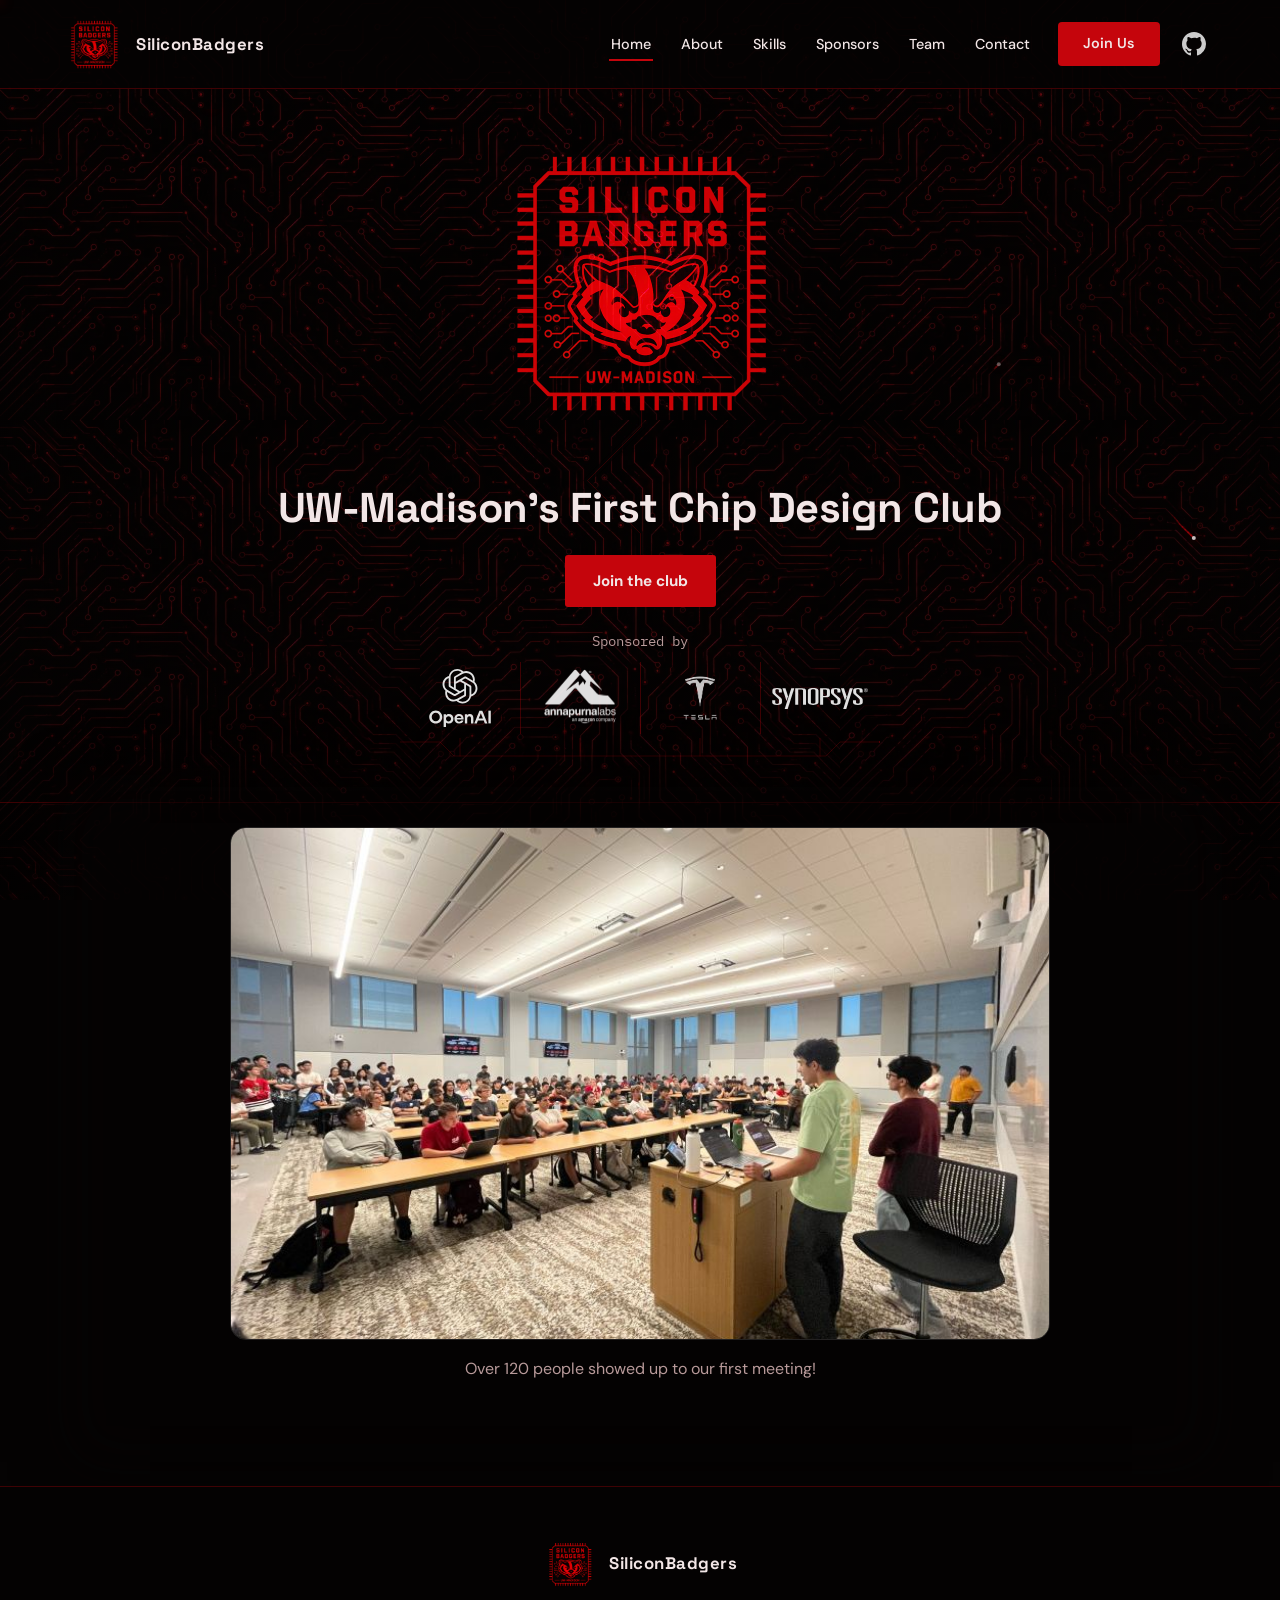
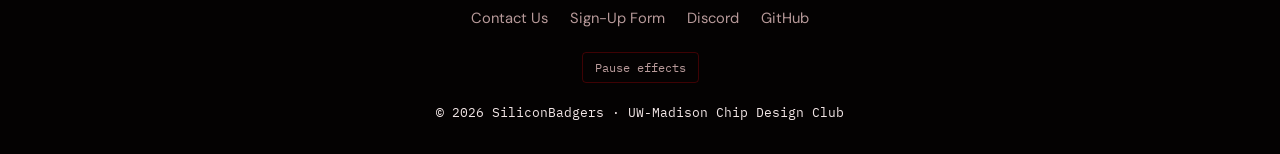
<file: index.html>
<!DOCTYPE html>
<html lang="en">
<head>
<!-- Must stay inline and run before first paint: it arms the pre-animation
     hidden state for .reveal elements. Content is visible without it, so the
     fade-in stays progressive enhancement. Do not move to main.js. -->
<script>document.documentElement.classList.add("js-reveal");</script>
<meta charset="UTF-8">
<meta name="viewport" content="width=device-width, initial-scale=1.0">
<title>SiliconBadgers — Chip Design Club @ UW-Madison</title>
<meta name="description" content="SiliconBadgers is UW-Madison's first chip design club, teaching digital design, verification, and FPGA development while building an open-source LLM inference accelerator.">
<link rel="canonical" href="https://siliconbadgers.com/">
<meta property="og:type" content="website">
<meta property="og:title" content="SiliconBadgers — Chip Design Club @ UW-Madison">
<meta property="og:description" content="SiliconBadgers is UW-Madison's first chip design club, teaching digital design, verification, and FPGA development while building an open-source LLM inference accelerator.">
<meta property="og:url" content="https://siliconbadgers.com/">
<meta property="og:image" content="https://siliconbadgers.com/assets/img/logo.png">
<meta property="og:site_name" content="SiliconBadgers">
<meta name="twitter:card" content="summary_large_image">
<meta name="twitter:title" content="SiliconBadgers — Chip Design Club @ UW-Madison">
<meta name="twitter:description" content="SiliconBadgers is UW-Madison's first chip design club, teaching digital design, verification, and FPGA development while building an open-source LLM inference accelerator.">
<meta name="twitter:image" content="https://siliconbadgers.com/assets/img/logo.png">
<link rel="icon" href="/favicon.ico" sizes="16x16 32x32 48x48">
<link rel="icon" type="image/png" sizes="32x32" href="assets/img/favicon-32.png">
<link rel="icon" type="image/png" sizes="48x48" href="assets/img/favicon-48.png">
<link rel="icon" type="image/png" sizes="96x96" href="assets/img/favicon-96.png">
<link rel="icon" type="image/png" sizes="192x192" href="assets/img/favicon-192.png">
<link rel="icon" type="image/png" sizes="512x512" href="assets/img/favicon-512.png">
<link rel="apple-touch-icon" href="assets/img/apple-touch-icon.png">
<link rel="stylesheet" href="assets/css/styles.css?v=35">
<link rel="stylesheet" href="assets/css/sponsors.css?v=8">
<script defer src="assets/js/main.js?v=17"></script>
<script defer src="assets/js/effects.js?v=18"></script>
<script defer src="assets/js/interactions.js?v=3"></script>
<script type="application/ld+json">
{
  "@context": "https://schema.org",
  "@type": "Organization",
  "name": "SiliconBadgers",
  "alternateName": "SiliconBadgers",
  "url": "https://siliconbadgers.com/",
  "logo": "https://siliconbadgers.com/assets/img/logo.png",
  "description": "SiliconBadgers is UW-Madison's first chip design club, teaching digital design, verification, and FPGA development while building an open-source LLM inference accelerator.",
  "email": "rsharma232@wisc.edu",
  "sameAs": [
    "https://discord.gg/YP7TMagWwN"
  ]
}
</script>

<link rel="stylesheet" href="assets/css/chip-demos.css?v=9">
</head>
<body>
<a class="skip-link" href="#main-content">Skip to content</a>
<div class="scroll-progress" id="scrollProgress"></div>

<div class="circuit-bg"></div>
<div class="circuit-glow"></div>
<canvas class="circuit-signals" aria-hidden="true"></canvas>

<header>
  <nav>
    <a class="brand" href="index.html" aria-current="page">
      <img src="assets/img/logo.png" width="60" height="60" alt="SiliconBadgers logo">
      SiliconBadgers
    </a>
    <input type="checkbox" id="navCheck" class="nav-check" aria-label="Open navigation menu" aria-controls="navLinks">
    <label for="navCheck" class="navtoggle" id="navToggle" aria-label="Toggle menu">
      <span></span><span></span><span></span>
    </label>
    <ul class="navlinks" id="navLinks">
      <li><a href="index.html" aria-current="page">Home</a></li>
      <li><a href="about.html">About</a></li>
      <li><a href="skills.html">Skills</a></li>
      <li><a href="sponsors.html">Sponsors</a></li>
      <li><a href="leadership.html">Team</a></li>
      <li><a href="contact.html">Contact</a></li>
      <li class="nav-actions">
        <a class="nav-cta" href="join.html">Join Us</a>
        <a class="nav-github" href="https://github.com/SiliconBadgers" target="_blank" rel="noopener" aria-label="SiliconBadgers on GitHub" title="SiliconBadgers on GitHub">
          <img src="assets/img/github-mark.svg" width="24" height="24" alt="">
        </a>
      </li>
    </ul>
  </nav>
</header>
<main id="main-content">
<section class="hero section-full">
  <div class="hero-inner">
    <div class="logo-wrap logo-power-on">
      <div class="logo-circuit-dense"></div>
      <img class="logo" src="assets/img/logo.png" width="320" height="320" alt="SiliconBadgers logo">
      <svg class="logo-power-pins" viewBox="0 0 640 640" aria-hidden="true">
        <path d="M148.0 73V101" style="--pin-delay:0ms"/>
        <path d="M177.2 73V101" style="--pin-delay:8ms"/>
        <path d="M206.4 73V101" style="--pin-delay:16ms"/>
        <path d="M235.6 73V101" style="--pin-delay:24ms"/>
        <path d="M264.8 73V101" style="--pin-delay:32ms"/>
        <path d="M294.0 73V101" style="--pin-delay:40ms"/>
        <path d="M323.2 73V101" style="--pin-delay:48ms"/>
        <path d="M352.4 73V101" style="--pin-delay:56ms"/>
        <path d="M381.6 73V101" style="--pin-delay:64ms"/>
        <path d="M410.8 73V101" style="--pin-delay:72ms"/>
        <path d="M440.0 73V101" style="--pin-delay:80ms"/>
        <path d="M469.2 73V101" style="--pin-delay:88ms"/>
        <path d="M498.4 73V101" style="--pin-delay:96ms"/>
        <path d="M540 148.0H570" style="--pin-delay:104ms"/>
        <path d="M540 177.2H570" style="--pin-delay:112ms"/>
        <path d="M540 206.4H570" style="--pin-delay:120ms"/>
        <path d="M540 235.6H570" style="--pin-delay:128ms"/>
        <path d="M540 264.8H570" style="--pin-delay:136ms"/>
        <path d="M540 294.0H570" style="--pin-delay:144ms"/>
        <path d="M540 323.2H570" style="--pin-delay:152ms"/>
        <path d="M540 352.4H570" style="--pin-delay:160ms"/>
        <path d="M540 381.6H570" style="--pin-delay:168ms"/>
        <path d="M540 410.8H570" style="--pin-delay:176ms"/>
        <path d="M540 440.0H570" style="--pin-delay:184ms"/>
        <path d="M540 469.2H570" style="--pin-delay:192ms"/>
        <path d="M540 498.4H570" style="--pin-delay:200ms"/>
        <path d="M499.0 550V578" style="--pin-delay:208ms"/>
        <path d="M469.8 550V578" style="--pin-delay:216ms"/>
        <path d="M440.6 550V578" style="--pin-delay:224ms"/>
        <path d="M411.4 550V578" style="--pin-delay:232ms"/>
        <path d="M382.2 550V578" style="--pin-delay:240ms"/>
        <path d="M353.0 550V578" style="--pin-delay:248ms"/>
        <path d="M323.8 550V578" style="--pin-delay:256ms"/>
        <path d="M294.6 550V578" style="--pin-delay:264ms"/>
        <path d="M265.4 550V578" style="--pin-delay:272ms"/>
        <path d="M236.2 550V578" style="--pin-delay:280ms"/>
        <path d="M207.0 550V578" style="--pin-delay:288ms"/>
        <path d="M177.8 550V578" style="--pin-delay:296ms"/>
        <path d="M148.6 550V578" style="--pin-delay:304ms"/>
        <path d="M75 499.0H106" style="--pin-delay:312ms"/>
        <path d="M75 469.8H106" style="--pin-delay:320ms"/>
        <path d="M75 440.6H106" style="--pin-delay:328ms"/>
        <path d="M75 411.4H106" style="--pin-delay:336ms"/>
        <path d="M75 382.2H106" style="--pin-delay:344ms"/>
        <path d="M75 353.0H106" style="--pin-delay:352ms"/>
        <path d="M75 323.8H106" style="--pin-delay:360ms"/>
        <path d="M75 294.6H106" style="--pin-delay:368ms"/>
        <path d="M75 265.4H106" style="--pin-delay:376ms"/>
        <path d="M75 236.2H106" style="--pin-delay:384ms"/>
        <path d="M75 207.0H106" style="--pin-delay:392ms"/>
        <path d="M75 177.8H106" style="--pin-delay:400ms"/>
        <path d="M75 148.6H106" style="--pin-delay:408ms"/>
      </svg>
    </div>
    <h1>UW-Madison's <span class="hero-first">First</span> Chip Design Club</h1>
    <div class="hero-btns">
      <a class="btn btn-primary" href="join.html">Join the club</a>
    </div>
    <svg class="sponsors-logo-filters" width="0" height="0" aria-hidden="true" focusable="false">
      <defs>
        <filter id="sponsors-tesla-cutout" x="0" y="0" width="100%" height="100%" color-interpolation-filters="sRGB">
          <!-- Render the red mark in white; white source pixels become transparent. -->
          <feColorMatrix type="matrix" values="0 0 0 0 1  0 0 0 0 1  0 0 0 0 1  0 -1 0 0 1" result="white-mark"/>
          <feComposite in="white-mark" in2="SourceAlpha" operator="in"/>
        </filter>
      </defs>
    </svg>
    <a class="sponsors-mini" href="sponsors.html" aria-label="View our sponsors: OpenAI, Amazon Annapurna Labs, Tesla, and Synopsys">
      <span class="sponsors-mini-label">Sponsored by</span>
      <span class="sponsors-mini-logos">
        <span class="sponsors-mini-mark"><img src="assets/img/openai-logo.svg" width="809" height="763" alt="OpenAI"></span>
        <span class="sponsors-mini-mark sponsors-mini-amazon"><img src="assets/img/amazon-annapurna-labs.png" width="1250" height="1250" alt="Amazon Annapurna Labs"></span>
        <span class="sponsors-mini-mark sponsors-mini-tesla"><img src="assets/img/tesla-logo.png" width="547" height="365" alt="Tesla"></span>
        <span class="sponsors-mini-mark sponsors-mini-synopsys"><img src="assets/img/synopsys-logo.svg" width="276.32" height="60.13" alt="Synopsys"></span>
      </span>
      <svg class="sponsors-mini-circuit" viewBox="0 0 480 24" aria-hidden="true">
        <path class="sponsors-trace-base" d="M0 4H40L54 18H426L440 4H480M60 0V18M180 0V18M300 0V18M420 0V18"/>
        <path class="sponsors-trace-live" pathLength="100" d="M0 4H40L54 18H426L440 4H480"/>
      </svg>
    </a>
  </div>
</section>






<section class="first-meeting reveal" aria-label="Our first meeting">
  <figure class="meeting-photo">
    <img src="assets/img/first-meeting.png" width="800" height="600" alt="Students gathered in a lecture hall for SiliconBadgers’ first meeting" loading="lazy" decoding="async">
    <figcaption>Over 120 people showed up to our first meeting!</figcaption>
  </figure>
</section>
</main>
<footer>
  <a class="brand" href="index.html">
    <img src="assets/img/logo.png" width="54" height="54" alt="SiliconBadgers logo">
    SiliconBadgers
  </a>
  <div class="flinks">
    <a href="contact.html">Contact Us</a>
    <a href="https://forms.gle/yjvHRH14iNGg6Zvt8" target="_blank" rel="noopener">Sign-Up Form</a>
    <a href="https://discord.gg/YP7TMagWwN" target="_blank" rel="noopener">Discord</a>
    <a href="https://github.com/SiliconBadgers" target="_blank" rel="noopener">GitHub</a>
  </div>
  <button class="effects-toggle" type="button" aria-pressed="false" hidden>Pause effects</button>
  <p class="fine">© 2026 SiliconBadgers · UW-Madison Chip Design Club</p>
</footer>
</body>
</html>
</file>
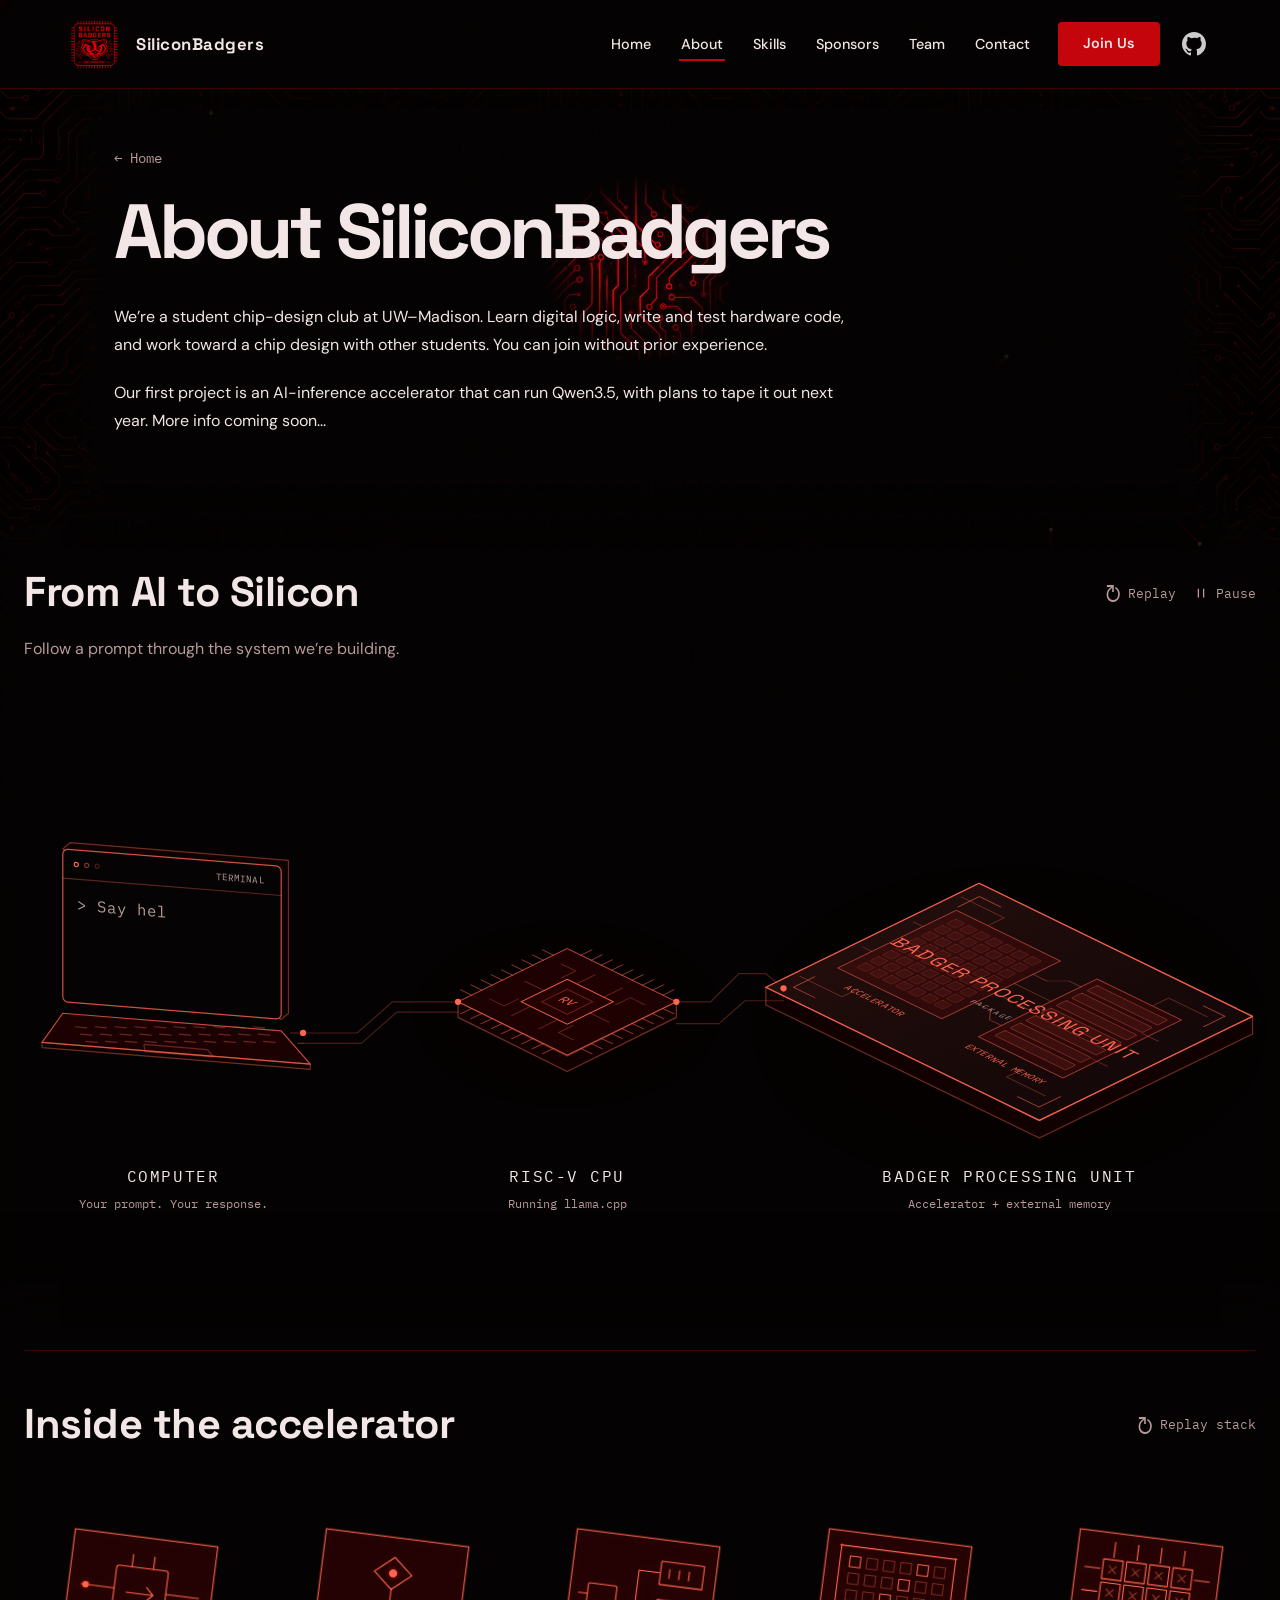
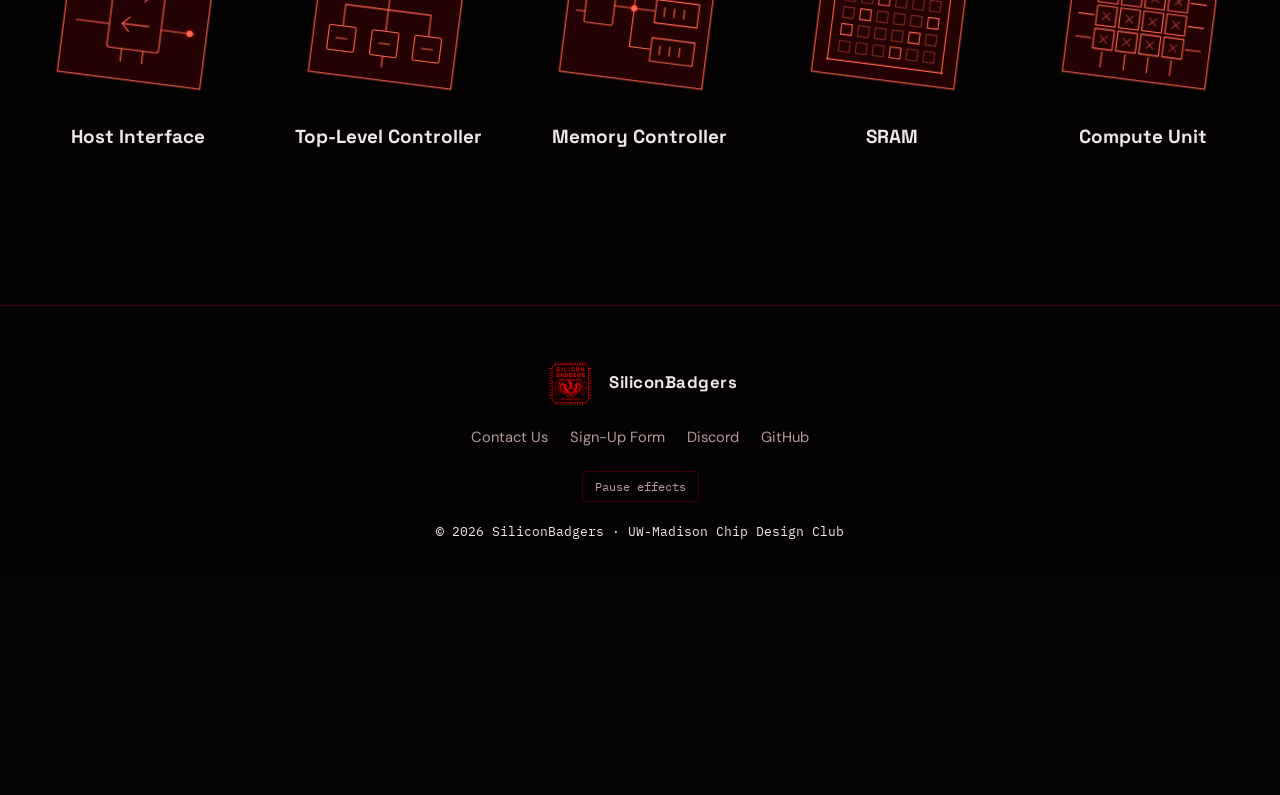
<file: about.html>
<!DOCTYPE html>
<html lang="en">
<head>
<!-- Must stay inline and run before first paint: it arms the pre-animation
     hidden state for .reveal elements. Content is visible without it, so the
     fade-in stays progressive enhancement. Do not move to main.js. -->
<script>document.documentElement.classList.add("js-reveal");</script>
<meta charset="UTF-8">
<meta name="viewport" content="width=device-width, initial-scale=1.0">
<title>About — SiliconBadgers</title>
<meta name="description" content="Our first project is an AI-inference accelerator that can run Qwen3.5, with plans to tape it out next year.">
<link rel="canonical" href="https://siliconbadgers.com/about.html">
<meta property="og:type" content="website">
<meta property="og:title" content="About — SiliconBadgers">
<meta property="og:description" content="Our first project is an AI-inference accelerator that can run Qwen3.5, with plans to tape it out next year.">
<meta property="og:url" content="https://siliconbadgers.com/about.html">
<meta property="og:image" content="https://siliconbadgers.com/assets/img/logo.png">
<meta property="og:site_name" content="SiliconBadgers">
<meta name="twitter:card" content="summary_large_image">
<meta name="twitter:title" content="About — SiliconBadgers">
<meta name="twitter:description" content="Our first project is an AI-inference accelerator that can run Qwen3.5, with plans to tape it out next year.">
<meta name="twitter:image" content="https://siliconbadgers.com/assets/img/logo.png">
<link rel="icon" href="/favicon.ico" sizes="16x16 32x32 48x48">
<link rel="icon" type="image/png" sizes="32x32" href="assets/img/favicon-32.png">
<link rel="icon" type="image/png" sizes="48x48" href="assets/img/favicon-48.png">
<link rel="icon" type="image/png" sizes="96x96" href="assets/img/favicon-96.png">
<link rel="icon" type="image/png" sizes="192x192" href="assets/img/favicon-192.png">
<link rel="icon" type="image/png" sizes="512x512" href="assets/img/favicon-512.png">
<link rel="apple-touch-icon" href="assets/img/apple-touch-icon.png">
<link rel="stylesheet" href="assets/css/styles.css?v=35">
<script defer src="assets/js/main.js?v=17"></script>
<script defer src="assets/js/effects.js?v=18"></script>
<script defer src="assets/js/interactions.js?v=3"></script>
<script type="application/ld+json">
{
  "@context": "https://schema.org",
  "@type": "Organization",
  "name": "SiliconBadgers",
  "alternateName": "SiliconBadgers",
  "url": "https://siliconbadgers.com/",
  "logo": "https://siliconbadgers.com/assets/img/logo.png",
  "description": "SiliconBadgers is UW-Madison's first chip design club, teaching digital design, verification, and FPGA development while building an open-source LLM inference accelerator.",
  "email": "rsharma232@wisc.edu",
  "sameAs": [
    "https://discord.gg/YP7TMagWwN"
  ]
}
</script>

<link rel="stylesheet" href="assets/css/chip-demos.css?v=9">
<link rel="stylesheet" href="assets/css/inference.css?v=3">
<script defer src="assets/js/stack.js?v=5"></script>
<link rel="stylesheet" href="assets/css/accelerator-stack.css?v=2">
<script defer src="assets/js/accelerator-stack.js?v=2"></script>
</head>
<body>
<a class="skip-link" href="#main-content">Skip to content</a>
<div class="scroll-progress" id="scrollProgress"></div>

<div class="circuit-bg"></div>
<div class="circuit-glow"></div>
<canvas class="circuit-signals" aria-hidden="true"></canvas>

<header>
  <nav>
    <a class="brand" href="index.html">
      <img src="assets/img/logo.png" width="60" height="60" alt="SiliconBadgers logo">
      SiliconBadgers
    </a>
    <input type="checkbox" id="navCheck" class="nav-check" aria-label="Open navigation menu" aria-controls="navLinks">
    <label for="navCheck" class="navtoggle" id="navToggle" aria-label="Toggle menu">
      <span></span><span></span><span></span>
    </label>
    <ul class="navlinks" id="navLinks">
      <li><a href="index.html">Home</a></li>
      <li><a href="about.html" aria-current="page">About</a></li>
      <li><a href="skills.html">Skills</a></li>
      <li><a href="sponsors.html">Sponsors</a></li>
      <li><a href="leadership.html">Team</a></li>
      <li><a href="contact.html">Contact</a></li>
      <li class="nav-actions">
        <a class="nav-cta" href="join.html">Join Us</a>
        <a class="nav-github" href="https://github.com/SiliconBadgers" target="_blank" rel="noopener" aria-label="SiliconBadgers on GitHub" title="SiliconBadgers on GitHub">
          <img src="assets/img/github-mark.svg" width="24" height="24" alt="">
        </a>
      </li>
    </ul>
  </nav>
</header>
<main id="main-content">
<section id="about" class="reveal page-section">
  <p class="page-back"><a href="index.html">&larr; Home</a></p>
  <h1 class="page-title">About SiliconBadgers</h1>
  <div class="about-text">
    <p>We’re a student chip-design club at UW–Madison. Learn digital logic, write and test hardware code, and work toward a chip design with other students. You can join without prior experience.</p>
    <p>Our first project is an AI-inference accelerator that can run Qwen3.5, with plans to tape it out next year. More info coming soon...</p>
  </div>
</section>
<section id="technology-stack" class="technology-stack inference" aria-labelledby="stack-heading">
  <div class="inference-heading">
    <div>
      <h2 id="stack-heading">From AI to Silicon</h2>
      <p>Follow a prompt through the system we’re building.</p>
    </div>
    <div class="inference-controls" hidden>
      <button class="inference-replay" type="button" aria-label="Replay the animation"><span aria-hidden="true">↻</span> Replay</button>
      <button class="inference-toggle" type="button" aria-label="Pause the animation" aria-pressed="false"><svg viewBox="0 0 16 16" width="14" height="14" aria-hidden="true"><path d="M5 3v10M11 3v10"/></svg><span>Pause</span></button>
    </div>
  </div>
  <div class="stack-stage inference-stage">
    <svg class="inference-svg" viewBox="0 0 1200 560" role="img" aria-labelledby="inference-title inference-description">
      <title id="inference-title">A prompt travels from a computer through a RISC-V CPU and the Badger Processing Unit</title>
      <desc id="inference-description">The RISC-V CPU runs llama.cpp and offloads selected computations to the accelerator inside the Badger Processing Unit. The accelerator exchanges data with external memory within the same package, then returns results to the CPU. The CPU sends the response back to the computer. This is a conceptual illustration.</desc>
      <defs>
        <linearGradient id="inference-glass" x1="0" y1="0" x2="1" y2="1">
          <stop offset="0" stop-color="var(--signal)" stop-opacity=".11"/>
          <stop offset="1" stop-color="var(--uw-red)" stop-opacity=".025"/>
        </linearGradient>
        <radialGradient id="inference-halo">
          <stop stop-color="var(--uw-red)" stop-opacity=".16"/>
          <stop offset="1" stop-color="var(--uw-red)" stop-opacity="0"/>
        </radialGradient>
      </defs>
      <g class="inference-wires" aria-hidden="true">
        <path data-route="prompt" d="M276 350H328L362 320H425"/>
        <path data-route="reply" d="M425 330H366L332 360H276"/>
        <path data-route="offload" d="M635 320H668L695 293H721L738 307"/>
        <path data-route="return" d="M738 319H701L676 341H635"/>
      </g>
      <g class="inference-packets" aria-hidden="true">
        <path data-packet="prompt" pathLength="100" d="M276 350H328L362 320H425"/>
        <path data-packet="reply" pathLength="100" d="M425 330H366L332 360H276"/>
        <path data-packet="offload" pathLength="100" d="M635 320H668L695 293H721L738 307"/>
        <path data-packet="return" pathLength="100" d="M738 319H701L676 341H635"/>
      </g>
      <g class="inference-computer" transform="translate(45 315)" aria-hidden="true">
        <g class="inference-drawing">
          <path class="inference-side" d="M0 -142L7 -148L217 -131V16L210 22Z"/>
          <g transform="matrix(1 .08 0 1 0 0)">
            <rect class="inference-screen" x="0" y="-142" width="210" height="147" rx="5"/>
            <path class="inference-faint" d="M0 -114H210"/>
            <circle cx="13" cy="-128" r="2"/><circle cx="23" cy="-128" r="2" opacity=".5"/><circle cx="33" cy="-128" r="2" opacity=".25"/>
            <text class="inference-terminal-label" x="194" y="-124" text-anchor="end">TERMINAL</text>
            <g class="inference-terminal-text">
              <text x="14" y="-84" class="inference-prompt">&gt; Say hello.</text>
              <text x="14" y="-44" class="inference-response-first">Hello,</text>
              <text x="14" y="-21" class="inference-response-last">SiliconBadgers.</text>
              <path class="inference-caret" d="M16 -99v18"/>
            </g>
          </g>
          <path class="inference-surface" d="M0 16L210 33L238 65L-20 44Z"/>
          <path class="inference-side" d="M-20 44L238 65V70L-20 49Z"/>
          <g class="inference-keyboard"><path d="M12 29l11 1M17 36l11 1M22 43l11 1"/><path d="M31 29l11 1M36 36l11 1M41 43l11 1"/><path d="M50 29l11 1M55 36l11 1M60 43l11 1"/><path d="M69 29l11 1M74 36l11 1M79 43l11 1"/><path d="M88 29l11 1M93 36l11 1M98 43l11 1"/><path d="M107 29l11 1M112 36l11 1M117 43l11 1"/><path d="M126 29l11 1M131 36l11 1M136 43l11 1"/><path d="M145 29l11 1M150 36l11 1M155 43l11 1"/><path d="M164 29l11 1M169 36l11 1M174 43l11 1"/><path d="M183 29l11 1M188 36l11 1M193 43l11 1"/></g>
          <path class="inference-faint" d="M78 46l61 5 6 7-66-5Z"/>
          <path class="inference-faint" d="M219 35H231M226 45H231"/>
          <circle class="inference-port" cx="231" cy="35" r="3"/>
        </g>
        <text class="inference-label" x="106" y="178" text-anchor="middle">COMPUTER</text>
        <text class="inference-sublabel" x="106" y="203" text-anchor="middle">Your prompt. Your response.</text>
      </g>
      <g class="inference-cpu" transform="translate(530 320)" aria-hidden="true">
        <ellipse class="inference-cpu-halo" cy="12" rx="158" ry="96" fill="url(#inference-halo)"/>
        <g class="inference-drawing">
          <path class="inference-side" d="M-105 0L0 52L105 0V15L0 67L-105 15Z"/>
          <g transform="matrix(.82 .4 -.82 .4 0 0)">
            <rect class="inference-surface" x="-64" y="-64" width="128" height="128"/>
            <g class="inference-pins"><path d="M-48 -64v-13M-48 64v13M-64 -48h-13M64 -48h13"/><path d="M-36 -64v-13M-36 64v13M-64 -36h-13M64 -36h13"/><path d="M-24 -64v-13M-24 64v13M-64 -24h-13M64 -24h13"/><path d="M-12 -64v-13M-12 64v13M-64 -12h-13M64 -12h13"/><path d="M0 -64v-13M0 64v13M-64 0h-13M64 0h13"/><path d="M12 -64v-13M12 64v13M-64 12h-13M64 12h13"/><path d="M24 -64v-13M24 64v13M-64 24h-13M64 24h13"/><path d="M36 -64v-13M36 64v13M-64 36h-13M64 36h13"/><path d="M48 -64v-13M48 64v13M-64 48h-13M64 48h13"/></g>
            <path class="inference-faint" d="M-49-42H-32V-25M-49 0H-26M-49 42H-32V25M49-42H32V-25M49 0H26M49 42H32V25M-16-49V-28M16-49V-28M-16 49V28M16 49V28"/>
            <rect class="inference-cpu-core" x="-27" y="-27" width="54" height="54"/>
            <path class="inference-cpu-trace" pathLength="100" d="M-49 0H-27V-27H27V27H-27V0H49"/>
            <path class="inference-faint" d="M-15-15H15V15H-15Z"/>
            <text class="inference-die-text" text-anchor="middle" y="4">RV</text>
          </g>
          <circle class="inference-port" cx="-105" cy="0" r="3"/>
          <circle class="inference-port" cx="105" cy="0" r="3"/>
        </g>
        <text class="inference-label" y="173" text-anchor="middle">RISC-V CPU</text>
        <text class="inference-sublabel" y="198" text-anchor="middle">Running llama.cpp</text>
      </g>
      <g class="inference-package" transform="translate(955 320)" aria-hidden="true">
        <ellipse class="inference-package-halo" cy="25" rx="270" ry="170" fill="url(#inference-halo)"/>
        <g class="inference-drawing">
          <path class="inference-side" d="M-234-14L29 114L234 14V31L29 131L-234 3Z"/>
          <path class="inference-substrate" d="M-29-114L234 14L29 114L-234-14Z"/>
          <g class="inference-internals" transform="matrix(.82 .4 -.82 .4 0 -8)">
            <g class="inference-faint"><path d="M-144-88H-94V-70M-144 102H-94V83M144-88H99V-70M144 102H99V83M-142-30H-131M-142 30H-131M126-30H145M126 30H145"/></g>
            <rect class="inference-chip-bed" x="-131" y="-69" width="122" height="139"/>
            <g class="inference-compute-grid">              <rect class="inference-cell" data-wave="0" x="-121" y="-58" width="11" height="11" rx="1"/>
              <rect class="inference-cell" data-wave="1" x="-106" y="-58" width="11" height="11" rx="1"/>
              <rect class="inference-cell" data-wave="2" x="-91" y="-58" width="11" height="11" rx="1"/>
              <rect class="inference-cell" data-wave="3" x="-76" y="-58" width="11" height="11" rx="1"/>
              <rect class="inference-cell" data-wave="4" x="-61" y="-58" width="11" height="11" rx="1"/>
              <rect class="inference-cell" data-wave="5" x="-46" y="-58" width="11" height="11" rx="1"/>
              <rect class="inference-cell" data-wave="6" x="-31" y="-58" width="11" height="11" rx="1"/>
              <rect class="inference-cell" data-wave="1" x="-121" y="-43" width="11" height="11" rx="1"/>
              <rect class="inference-cell" data-wave="2" x="-106" y="-43" width="11" height="11" rx="1"/>
              <rect class="inference-cell" data-wave="3" x="-91" y="-43" width="11" height="11" rx="1"/>
              <rect class="inference-cell" data-wave="4" x="-76" y="-43" width="11" height="11" rx="1"/>
              <rect class="inference-cell" data-wave="5" x="-61" y="-43" width="11" height="11" rx="1"/>
              <rect class="inference-cell" data-wave="6" x="-46" y="-43" width="11" height="11" rx="1"/>
              <rect class="inference-cell" data-wave="7" x="-31" y="-43" width="11" height="11" rx="1"/>
              <rect class="inference-cell" data-wave="2" x="-121" y="-28" width="11" height="11" rx="1"/>
              <rect class="inference-cell" data-wave="3" x="-106" y="-28" width="11" height="11" rx="1"/>
              <rect class="inference-cell" data-wave="4" x="-91" y="-28" width="11" height="11" rx="1"/>
              <rect class="inference-cell" data-wave="5" x="-76" y="-28" width="11" height="11" rx="1"/>
              <rect class="inference-cell" data-wave="6" x="-61" y="-28" width="11" height="11" rx="1"/>
              <rect class="inference-cell" data-wave="7" x="-46" y="-28" width="11" height="11" rx="1"/>
              <rect class="inference-cell" data-wave="8" x="-31" y="-28" width="11" height="11" rx="1"/>
              <rect class="inference-cell" data-wave="3" x="-121" y="-13" width="11" height="11" rx="1"/>
              <rect class="inference-cell" data-wave="4" x="-106" y="-13" width="11" height="11" rx="1"/>
              <rect class="inference-cell" data-wave="5" x="-91" y="-13" width="11" height="11" rx="1"/>
              <rect class="inference-cell" data-wave="6" x="-76" y="-13" width="11" height="11" rx="1"/>
              <rect class="inference-cell" data-wave="7" x="-61" y="-13" width="11" height="11" rx="1"/>
              <rect class="inference-cell" data-wave="8" x="-46" y="-13" width="11" height="11" rx="1"/>
              <rect class="inference-cell" data-wave="9" x="-31" y="-13" width="11" height="11" rx="1"/>
              <rect class="inference-cell" data-wave="4" x="-121" y="2" width="11" height="11" rx="1"/>
              <rect class="inference-cell" data-wave="5" x="-106" y="2" width="11" height="11" rx="1"/>
              <rect class="inference-cell" data-wave="6" x="-91" y="2" width="11" height="11" rx="1"/>
              <rect class="inference-cell" data-wave="7" x="-76" y="2" width="11" height="11" rx="1"/>
              <rect class="inference-cell" data-wave="8" x="-61" y="2" width="11" height="11" rx="1"/>
              <rect class="inference-cell" data-wave="9" x="-46" y="2" width="11" height="11" rx="1"/>
              <rect class="inference-cell" data-wave="10" x="-31" y="2" width="11" height="11" rx="1"/>
              <rect class="inference-cell" data-wave="5" x="-121" y="17" width="11" height="11" rx="1"/>
              <rect class="inference-cell" data-wave="6" x="-106" y="17" width="11" height="11" rx="1"/>
              <rect class="inference-cell" data-wave="7" x="-91" y="17" width="11" height="11" rx="1"/>
              <rect class="inference-cell" data-wave="8" x="-76" y="17" width="11" height="11" rx="1"/>
              <rect class="inference-cell" data-wave="9" x="-61" y="17" width="11" height="11" rx="1"/>
              <rect class="inference-cell" data-wave="10" x="-46" y="17" width="11" height="11" rx="1"/>
              <rect class="inference-cell" data-wave="11" x="-31" y="17" width="11" height="11" rx="1"/>
              <rect class="inference-cell" data-wave="6" x="-121" y="32" width="11" height="11" rx="1"/>
              <rect class="inference-cell" data-wave="7" x="-106" y="32" width="11" height="11" rx="1"/>
              <rect class="inference-cell" data-wave="8" x="-91" y="32" width="11" height="11" rx="1"/>
              <rect class="inference-cell" data-wave="9" x="-76" y="32" width="11" height="11" rx="1"/>
              <rect class="inference-cell" data-wave="10" x="-61" y="32" width="11" height="11" rx="1"/>
              <rect class="inference-cell" data-wave="11" x="-46" y="32" width="11" height="11" rx="1"/>
              <rect class="inference-cell" data-wave="12" x="-31" y="32" width="11" height="11" rx="1"/>
              <rect class="inference-cell" data-wave="7" x="-121" y="47" width="11" height="11" rx="1"/>
              <rect class="inference-cell" data-wave="8" x="-106" y="47" width="11" height="11" rx="1"/>
              <rect class="inference-cell" data-wave="9" x="-91" y="47" width="11" height="11" rx="1"/>
              <rect class="inference-cell" data-wave="10" x="-76" y="47" width="11" height="11" rx="1"/>
              <rect class="inference-cell" data-wave="11" x="-61" y="47" width="11" height="11" rx="1"/>
              <rect class="inference-cell" data-wave="12" x="-46" y="47" width="11" height="11" rx="1"/>
              <rect class="inference-cell" data-wave="13" x="-31" y="47" width="11" height="11" rx="1"/></g>
            <rect class="inference-chip-bed" x="34" y="-69" width="99" height="139"/>
            <g class="inference-memory">              <rect class="inference-bank" x="42" y="-61" width="83" height="12" rx="1"/>
              <rect class="inference-bank" x="42" y="-43" width="83" height="12" rx="1"/>
              <rect class="inference-bank" x="42" y="-25" width="83" height="12" rx="1"/>
              <rect class="inference-bank" x="42" y="-7" width="83" height="12" rx="1"/>
              <rect class="inference-bank" x="42" y="11" width="83" height="12" rx="1"/>
              <rect class="inference-bank" x="42" y="29" width="83" height="12" rx="1"/>
              <rect class="inference-bank" x="42" y="47" width="83" height="12" rx="1"/></g>
            <g class="inference-local-wires"><path d="M-9-37H7L20-50H34M-9-15H34M-9 8H34M-9 31H9L20 43H34"/></g>
            <path class="inference-memory-packet" pathLength="100" d="M34-15H-9V8H34"/>
            <text class="inference-component-label" x="-70" y="91" text-anchor="middle">ACCELERATOR</text>
            <text class="inference-component-label" x="83" y="91" text-anchor="middle">EXTERNAL MEMORY</text>
          </g>
          <g class="inference-lid-guides"><path d="M-29-196V-114M234-68V14M29 32V114M-234-96V-14"/></g>
          <g class="inference-lid" transform="translate(0 -82)">
            <path class="inference-glass" d="M-29-114L234 14L29 114L-234-14Z"/>
            <g transform="matrix(.82 .4 -.82 .4 0 0)">
              <path class="inference-lid-detail" d="M-144-84V-109H-119M119-109H144V-84M144 84V109H119M-119 109H-144V84"/>
              <g class="inference-lid-lettering">
                <text class="inference-package-brand" text-anchor="middle" y="0">BADGER PROCESSING UNIT</text>
                <text class="inference-lid-caption" text-anchor="middle" y="23">PACKAGE</text>
              </g>
            </g>
          </g>
          <circle class="inference-port" cx="-217" cy="-13" r="3"/>
        </g>
        <text class="inference-label" y="173" text-anchor="middle">BADGER PROCESSING UNIT</text>
        <text class="inference-sublabel" y="198" text-anchor="middle">Accelerator + external memory</text>
      </g>
    </svg>
  </div>

</section>

<section id="accelerator-stack" class="technology-stack accelerator-stack" aria-labelledby="accelerator-stack-heading">
  <div class="accelerator-stack-heading">
    <div>
      <h2 id="accelerator-stack-heading">Inside the accelerator</h2>
    </div>
    <button class="accelerator-stack-replay" type="button" hidden><span aria-hidden="true">↻</span> Replay stack</button>
  </div>
  <div class="stack-stage">
    <article class="stack-item" tabindex="0" aria-labelledby="accelerator-block-0">
      <svg class="stack-svg" viewBox="0 0 240 270" aria-hidden="true">
        <g class="stack-panel">
          <g class="stack-surface"><rect x="-80" y="-80" width="160" height="160"/></g>
          <g class="stack-symbols"><rect x="-29" y="-46" width="58" height="92" rx="3"/><path d="M-66-20H-29M29-20H66M-66 20H-29M29 20H66M-12-60V-46M12-60V-46M-12 46V60M12 46V60"/><path d="M-15-17H15M7-25L15-17L7-9M15 18H-15M-7 10L-15 18L-7 26"/><circle class="stack-node" cx="-61" cy="-20" r="3"/><circle class="stack-node" cx="61" cy="20" r="3"/></g>
        </g>
        <g class="stack-arrow"><path d="M246 110H280"/><circle cx="280" cy="110" r="2"/></g>
        <g class="stack-label"><text text-anchor="middle" dominant-baseline="middle">Host Interface</text></g>
      </svg>
      <h3 class="stack-sr-title" id="accelerator-block-0">Host Interface</h3>
    </article>
    <article class="stack-item" tabindex="0" aria-labelledby="accelerator-block-1">
      <svg class="stack-svg" viewBox="0 0 240 270" aria-hidden="true">
        <g class="stack-panel">
          <g class="stack-surface"><rect x="-80" y="-80" width="160" height="160"/></g>
          <g class="stack-symbols"><path d="M0-23V1M-48 24V1H48V24M0 1V24"/><path d="M0-58L21-40L0-22L-21-40Z"/><rect x="-63" y="25" width="30" height="28" rx="2"/><rect x="-15" y="25" width="30" height="28" rx="2"/><rect x="33" y="25" width="30" height="28" rx="2"/><circle class="stack-node" cx="0" cy="-40" r="4"/><path d="M-54 39H-42M-6 39H6M42 39H54M0 53V65"/></g>
        </g>
        <g class="stack-arrow"><path d="M246 110H280"/><circle cx="280" cy="110" r="2"/></g>
        <g class="stack-label"><text text-anchor="middle" dominant-baseline="middle">Top-Level Controller</text></g>
      </svg>
      <h3 class="stack-sr-title" id="accelerator-block-1">Top-Level Controller</h3>
    </article>
    <article class="stack-item" tabindex="0" aria-labelledby="accelerator-block-2">
      <svg class="stack-svg" viewBox="0 0 240 270" aria-hidden="true">
        <g class="stack-panel">
          <g class="stack-surface"><rect x="-80" y="-80" width="160" height="160"/></g>
          <g class="stack-symbols"><rect x="-60" y="-22" width="32" height="44" rx="2"/><path d="M-70-10H-60M-70 10H-60M-28 0H-6M-6-43V43M-6-43H17M-6 0H17M-6 43H17"/><rect x="18" y="-56" width="48" height="26"/><rect x="18" y="-13" width="48" height="26"/><rect x="18" y="30" width="48" height="26"/><path d="M28-48V-38M39-48V-38M50-48V-38M28-5V5M39-5V5M50-5V5M28 38V48M39 38V48M50 38V48"/><circle class="stack-node" cx="-6" cy="0" r="3"/></g>
        </g>
        <g class="stack-arrow"><path d="M246 110H280"/><circle cx="280" cy="110" r="2"/></g>
        <g class="stack-label"><text text-anchor="middle" dominant-baseline="middle">Memory Controller</text></g>
      </svg>
      <h3 class="stack-sr-title" id="accelerator-block-2">Memory Controller</h3>
    </article>
    <article class="stack-item" tabindex="0" aria-labelledby="accelerator-block-3">
      <svg class="stack-svg" viewBox="0 0 240 270" aria-hidden="true">
        <g class="stack-panel">
          <g class="stack-surface"><rect x="-80" y="-80" width="160" height="160"/></g>
          <g class="stack-symbols"><path d="M-65-64H65M-65 64H65M-64-65V65M64-65V65"/><rect x="-53" y="-53" width="12" height="12" opacity="0.95"/><rect x="-34" y="-53" width="12" height="12" opacity="0.4"/><rect x="-15" y="-53" width="12" height="12" opacity="0.4"/><rect x="4" y="-53" width="12" height="12" opacity="0.4"/><rect x="23" y="-53" width="12" height="12" opacity="0.95"/><rect x="42" y="-53" width="12" height="12" opacity="0.4"/><rect x="-53" y="-34" width="12" height="12" opacity="0.4"/><rect x="-34" y="-34" width="12" height="12" opacity="0.4"/><rect x="-15" y="-34" width="12" height="12" opacity="0.4"/><rect x="4" y="-34" width="12" height="12" opacity="0.95"/><rect x="23" y="-34" width="12" height="12" opacity="0.4"/><rect x="42" y="-34" width="12" height="12" opacity="0.4"/><rect x="-53" y="-15" width="12" height="12" opacity="0.4"/><rect x="-34" y="-15" width="12" height="12" opacity="0.4"/><rect x="-15" y="-15" width="12" height="12" opacity="0.95"/><rect x="4" y="-15" width="12" height="12" opacity="0.4"/><rect x="23" y="-15" width="12" height="12" opacity="0.4"/><rect x="42" y="-15" width="12" height="12" opacity="0.4"/><rect x="-53" y="4" width="12" height="12" opacity="0.4"/><rect x="-34" y="4" width="12" height="12" opacity="0.95"/><rect x="-15" y="4" width="12" height="12" opacity="0.4"/><rect x="4" y="4" width="12" height="12" opacity="0.4"/><rect x="23" y="4" width="12" height="12" opacity="0.4"/><rect x="42" y="4" width="12" height="12" opacity="0.95"/><rect x="-53" y="23" width="12" height="12" opacity="0.95"/><rect x="-34" y="23" width="12" height="12" opacity="0.4"/><rect x="-15" y="23" width="12" height="12" opacity="0.4"/><rect x="4" y="23" width="12" height="12" opacity="0.4"/><rect x="23" y="23" width="12" height="12" opacity="0.95"/><rect x="42" y="23" width="12" height="12" opacity="0.4"/><rect x="-53" y="42" width="12" height="12" opacity="0.4"/><rect x="-34" y="42" width="12" height="12" opacity="0.4"/><rect x="-15" y="42" width="12" height="12" opacity="0.4"/><rect x="4" y="42" width="12" height="12" opacity="0.95"/><rect x="23" y="42" width="12" height="12" opacity="0.4"/><rect x="42" y="42" width="12" height="12" opacity="0.4"/></g>
        </g>
        <g class="stack-arrow"><path d="M246 110H280"/><circle cx="280" cy="110" r="2"/></g>
        <g class="stack-label"><text text-anchor="middle" dominant-baseline="middle">SRAM</text></g>
      </svg>
      <h3 class="stack-sr-title" id="accelerator-block-3">SRAM</h3>
    </article>
    <article class="stack-item" tabindex="0" aria-labelledby="accelerator-block-4">
      <svg class="stack-svg" viewBox="0 0 240 270" aria-hidden="true">
        <g class="stack-panel">
          <g class="stack-surface"><rect x="-80" y="-80" width="160" height="160"/></g>
          <g class="stack-symbols"><path d="M-70 -39H-53M53 -39H70M-39-70V-53M-39 53V70"/><path d="M-70 -13H-53M53 -13H70M-13-70V-53M-13 53V70"/><path d="M-70 13H-53M53 13H70M13-70V-53M13 53V70"/><path d="M-70 39H-53M53 39H70M39-70V-53M39 53V70"/><rect x="-50" y="-50" width="22" height="22"/><path d="M-43 -43l8 8m0-8-8 8" opacity=".5"/><rect x="-24" y="-50" width="22" height="22"/><path d="M-17 -43l8 8m0-8-8 8" opacity=".5"/><rect x="2" y="-50" width="22" height="22"/><path d="M9 -43l8 8m0-8-8 8" opacity=".5"/><rect x="28" y="-50" width="22" height="22"/><path d="M35 -43l8 8m0-8-8 8" opacity=".5"/><rect x="-50" y="-24" width="22" height="22"/><path d="M-43 -17l8 8m0-8-8 8" opacity=".5"/><rect x="-24" y="-24" width="22" height="22"/><path d="M-17 -17l8 8m0-8-8 8" opacity=".5"/><rect x="2" y="-24" width="22" height="22"/><path d="M9 -17l8 8m0-8-8 8" opacity=".5"/><rect x="28" y="-24" width="22" height="22"/><path d="M35 -17l8 8m0-8-8 8" opacity=".5"/><rect x="-50" y="2" width="22" height="22"/><path d="M-43 9l8 8m0-8-8 8" opacity=".5"/><rect x="-24" y="2" width="22" height="22"/><path d="M-17 9l8 8m0-8-8 8" opacity=".5"/><rect x="2" y="2" width="22" height="22"/><path d="M9 9l8 8m0-8-8 8" opacity=".5"/><rect x="28" y="2" width="22" height="22"/><path d="M35 9l8 8m0-8-8 8" opacity=".5"/><rect x="-50" y="28" width="22" height="22"/><path d="M-43 35l8 8m0-8-8 8" opacity=".5"/><rect x="-24" y="28" width="22" height="22"/><path d="M-17 35l8 8m0-8-8 8" opacity=".5"/><rect x="2" y="28" width="22" height="22"/><path d="M9 35l8 8m0-8-8 8" opacity=".5"/><rect x="28" y="28" width="22" height="22"/><path d="M35 35l8 8m0-8-8 8" opacity=".5"/></g>
        </g>
        <g class="stack-arrow"><path d="M246 110H280"/><circle cx="280" cy="110" r="2"/></g>
        <g class="stack-label"><text text-anchor="middle" dominant-baseline="middle">Compute Unit</text></g>
      </svg>
      <h3 class="stack-sr-title" id="accelerator-block-4">Compute Unit</h3>
    </article>
  </div>
</section>

</main>
<footer>
  <a class="brand" href="index.html">
    <img src="assets/img/logo.png" width="54" height="54" alt="SiliconBadgers logo">
    SiliconBadgers
  </a>
  <div class="flinks">
    <a href="contact.html">Contact Us</a>
    <a href="https://forms.gle/yjvHRH14iNGg6Zvt8" target="_blank" rel="noopener">Sign-Up Form</a>
    <a href="https://discord.gg/YP7TMagWwN" target="_blank" rel="noopener">Discord</a>
    <a href="https://github.com/SiliconBadgers" target="_blank" rel="noopener">GitHub</a>
  </div>
  <button class="effects-toggle" type="button" aria-pressed="false" hidden>Pause effects</button>
  <p class="fine">© 2026 SiliconBadgers · UW-Madison Chip Design Club</p>
</footer>
</body>
</html>
</file>
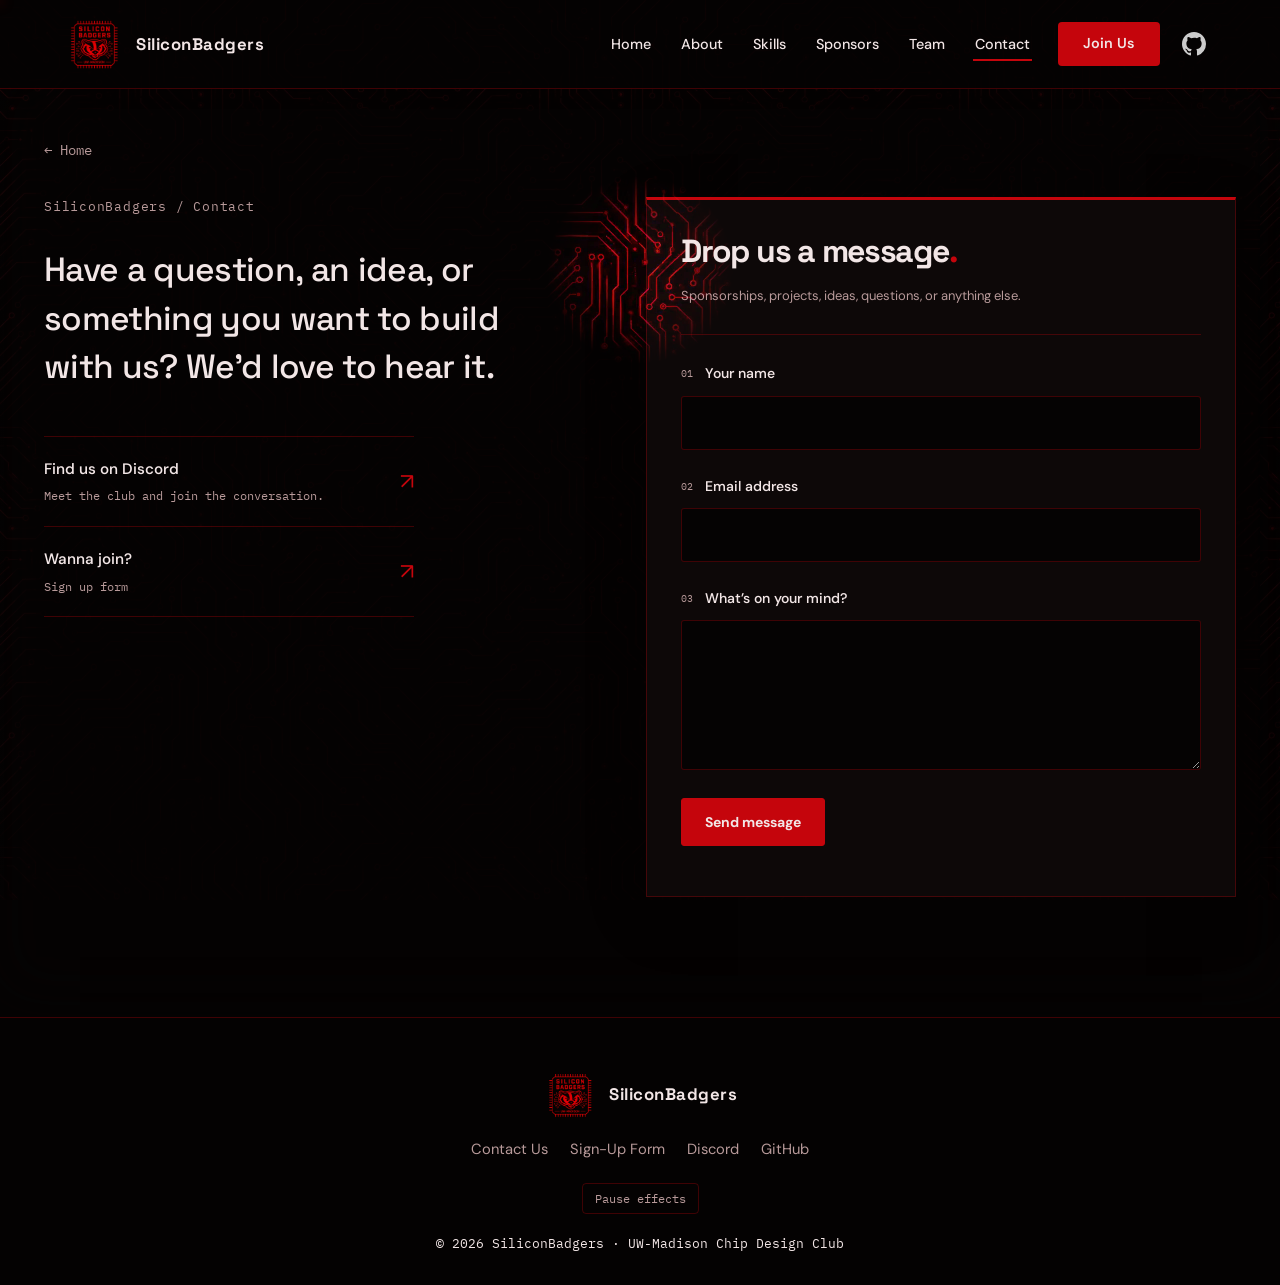
<file: contact.html>
<!DOCTYPE html>
<html lang="en">
<head>
<!-- Must stay inline and run before first paint: it arms the pre-animation
     hidden state for .reveal elements. Content is visible without it, so the
     fade-in stays progressive enhancement. Do not move to main.js. -->
<script>document.documentElement.classList.add("js-reveal");</script>
<meta charset="UTF-8">
<meta name="viewport" content="width=device-width, initial-scale=1.0">
<title>Contact — SiliconBadgers</title>
<meta name="description" content="Get in touch with SiliconBadgers, UW-Madison's chip design club.">
<link rel="canonical" href="https://siliconbadgers.com/contact.html">
<meta property="og:type" content="website">
<meta property="og:title" content="Contact — SiliconBadgers">
<meta property="og:description" content="Get in touch with SiliconBadgers, UW-Madison's chip design club.">
<meta property="og:url" content="https://siliconbadgers.com/contact.html">
<meta property="og:image" content="https://siliconbadgers.com/assets/img/logo.png">
<meta property="og:site_name" content="SiliconBadgers">
<meta name="twitter:card" content="summary_large_image">
<meta name="twitter:title" content="Contact — SiliconBadgers">
<meta name="twitter:description" content="Get in touch with SiliconBadgers, UW-Madison's chip design club.">
<meta name="twitter:image" content="https://siliconbadgers.com/assets/img/logo.png">
<link rel="icon" href="/favicon.ico" sizes="16x16 32x32 48x48">
<link rel="icon" type="image/png" sizes="32x32" href="assets/img/favicon-32.png">
<link rel="icon" type="image/png" sizes="48x48" href="assets/img/favicon-48.png">
<link rel="icon" type="image/png" sizes="96x96" href="assets/img/favicon-96.png">
<link rel="icon" type="image/png" sizes="192x192" href="assets/img/favicon-192.png">
<link rel="icon" type="image/png" sizes="512x512" href="assets/img/favicon-512.png">
<link rel="apple-touch-icon" href="assets/img/apple-touch-icon.png">
<link rel="stylesheet" href="assets/css/styles.css?v=35">
<link rel="stylesheet" href="assets/css/contact.css?v=5">
<script defer src="assets/js/main.js?v=17"></script>
<script defer src="assets/js/effects.js?v=18"></script>
<script defer src="assets/js/interactions.js?v=3"></script>
<script type="application/ld+json">
{
  "@context": "https://schema.org",
  "@type": "Organization",
  "name": "SiliconBadgers",
  "alternateName": "SiliconBadgers",
  "url": "https://siliconbadgers.com/",
  "logo": "https://siliconbadgers.com/assets/img/logo.png",
  "description": "SiliconBadgers is UW-Madison's first chip design club, teaching digital design, verification, and FPGA development while building an open-source LLM inference accelerator.",
  "email": "rsharma232@wisc.edu",
  "sameAs": [
    "https://discord.gg/YP7TMagWwN"
  ]
}
</script>

<link rel="stylesheet" href="assets/css/chip-demos.css?v=9">
</head>
<body>
<a class="skip-link" href="#main-content">Skip to content</a>
<div class="scroll-progress" id="scrollProgress"></div>

<div class="circuit-bg"></div>
<div class="circuit-glow"></div>
<canvas class="circuit-signals" aria-hidden="true"></canvas>

<header>
  <nav>
    <a class="brand" href="index.html">
      <img src="assets/img/logo.png" width="60" height="60" alt="SiliconBadgers logo">
      SiliconBadgers
    </a>
    <input type="checkbox" id="navCheck" class="nav-check" aria-label="Open navigation menu" aria-controls="navLinks">
    <label for="navCheck" class="navtoggle" id="navToggle" aria-label="Toggle menu">
      <span></span><span></span><span></span>
    </label>
    <ul class="navlinks" id="navLinks">
      <li><a href="index.html">Home</a></li>
      <li><a href="about.html">About</a></li>
      <li><a href="skills.html">Skills</a></li>
      <li><a href="sponsors.html">Sponsors</a></li>
      <li><a href="leadership.html">Team</a></li>
      <li><a href="contact.html" aria-current="page">Contact</a></li>
      <li class="nav-actions">
        <a class="nav-cta" href="join.html">Join Us</a>
        <a class="nav-github" href="https://github.com/SiliconBadgers" target="_blank" rel="noopener" aria-label="SiliconBadgers on GitHub" title="SiliconBadgers on GitHub">
          <img src="assets/img/github-mark.svg" width="24" height="24" alt="">
        </a>
      </li>
    </ul>
  </nav>
</header>
<main id="main-content">
<section id="contact" class="reveal page-section contact-page">
  <p class="page-back"><a href="index.html">&larr; Home</a></p>
  <div class="contact-layout">
    <div class="contact-intro">
      <p class="contact-eyebrow">SiliconBadgers / Contact</p>
      <h1 class="contact-deck">Have a question, an idea, or something you want to build with us? We’d love to hear it.</h1>
      <div class="contact-alternatives">
        <a href="https://discord.gg/YP7TMagWwN" target="_blank" rel="noopener"><span><strong>Find us on Discord</strong><small>Meet the club and join the conversation.</small></span><span aria-hidden="true">↗</span></a>
        <a href="https://forms.gle/yjvHRH14iNGg6Zvt8" target="_blank" rel="noopener"><span><strong>Wanna join?</strong><small>Sign up form</small></span><span aria-hidden="true">↗</span></a>
      </div>
    </div>
    <form id="contactForm" class="contact-form">
      <div class="contact-form-heading"><h2>Drop us a message<span>.</span></h2><p>Sponsorships, projects, ideas, questions, or anything else.</p></div>
      <div class="form-row">
        <label for="contactName"><span class="field-number" aria-hidden="true">01</span> Your name</label>
        <input type="text" id="contactName" name="name" autocomplete="name" maxlength="200" required>
      </div>
      <div class="form-row">
        <div class="field-label-row">
          <label for="contactEmail"><span class="field-number" aria-hidden="true">02</span> Email address</label>
        </div>
        <input type="email" id="contactEmail" name="email" autocomplete="email" maxlength="200" required>
      </div>
      <div class="form-row">
        <label for="contactMessage"><span class="field-number" aria-hidden="true">03</span> What’s on your mind?</label>
        <textarea id="contactMessage" name="message" rows="5" maxlength="4000" required></textarea>
      </div>
      <div class="contact-send-row"><button type="submit" class="btn btn-primary" id="contactSubmit">Send message</button></div>
      <p class="form-status" id="contactStatus" role="status" aria-live="polite"></p>
    </form>
  </div>
</section>
</main>
<footer>
  <a class="brand" href="index.html">
    <img src="assets/img/logo.png" width="54" height="54" alt="SiliconBadgers logo">
    SiliconBadgers
  </a>
  <div class="flinks">
    <a href="contact.html">Contact Us</a>
    <a href="https://forms.gle/yjvHRH14iNGg6Zvt8" target="_blank" rel="noopener">Sign-Up Form</a>
    <a href="https://discord.gg/YP7TMagWwN" target="_blank" rel="noopener">Discord</a>
    <a href="https://github.com/SiliconBadgers" target="_blank" rel="noopener">GitHub</a>
  </div>
  <button class="effects-toggle" type="button" aria-pressed="false" hidden>Pause effects</button>
  <p class="fine">© 2026 SiliconBadgers · UW-Madison Chip Design Club</p>
</footer>
</body>
</html>
</file>
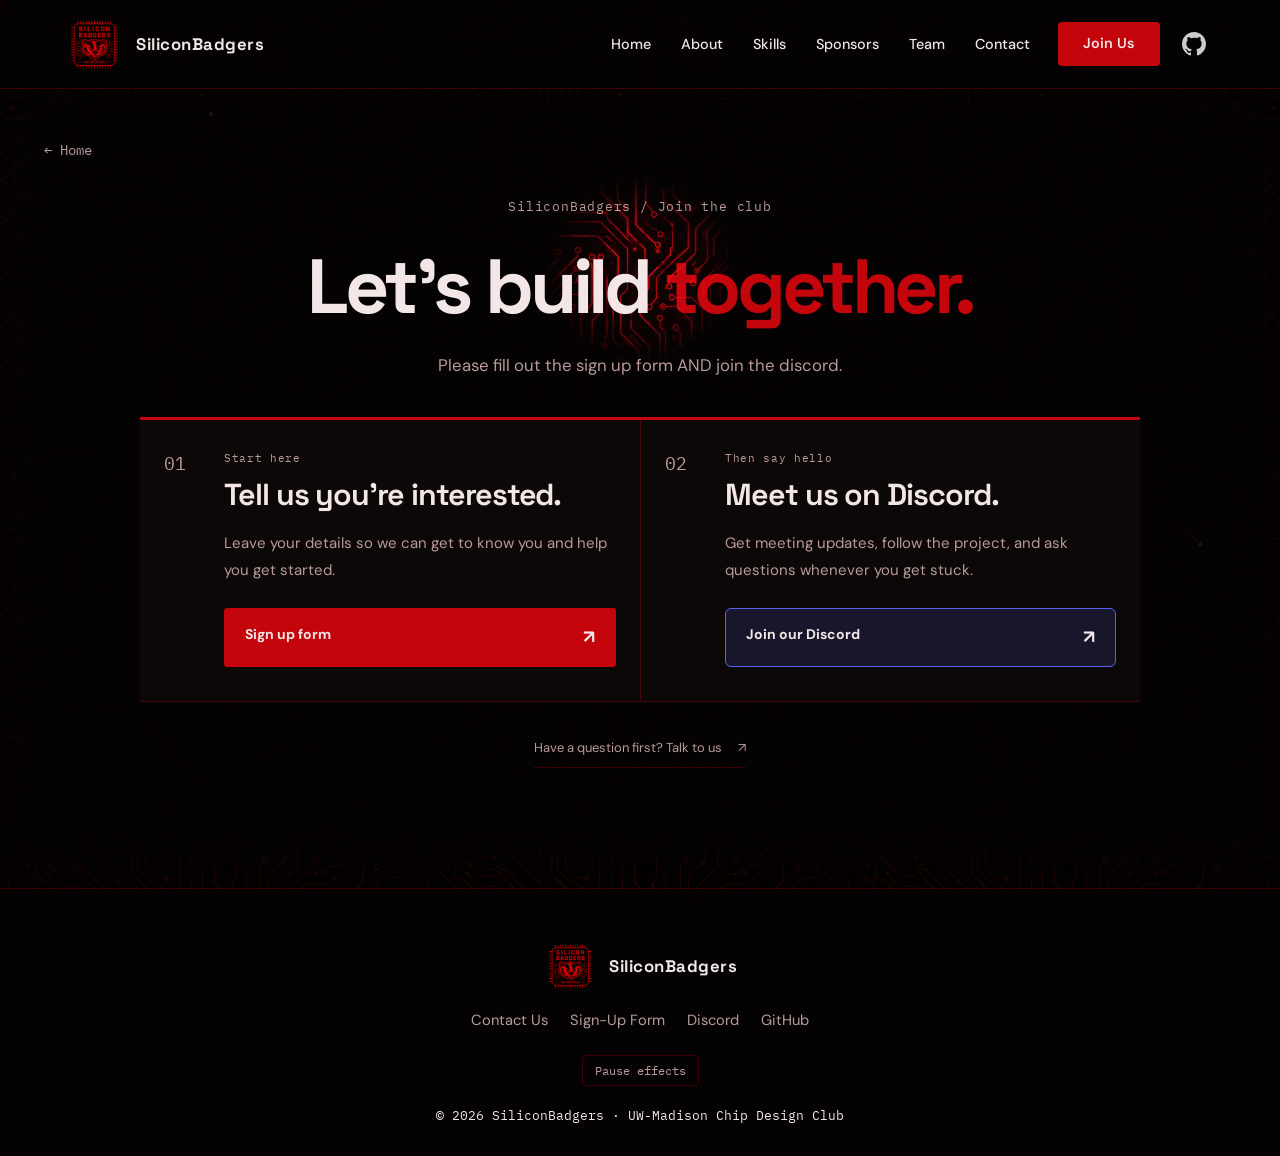
<file: join.html>
<!DOCTYPE html>
<html lang="en">
<head>
<!-- Must stay inline and run before first paint: it arms the pre-animation
     hidden state for .reveal elements. Content is visible without it, so the
     fade-in stays progressive enhancement. Do not move to main.js. -->
<script>document.documentElement.classList.add("js-reveal");</script>
<meta charset="UTF-8">
<meta name="viewport" content="width=device-width, initial-scale=1.0">
<title>Join Us — SiliconBadgers</title>
<meta name="description" content="Join SiliconBadgers: complete the sign up form and connect with our community on Discord.">
<link rel="canonical" href="https://siliconbadgers.com/join.html">
<meta property="og:type" content="website">
<meta property="og:title" content="Join Us — SiliconBadgers">
<meta property="og:description" content="Join SiliconBadgers: complete the sign up form and connect with our community on Discord.">
<meta property="og:url" content="https://siliconbadgers.com/join.html">
<meta property="og:image" content="https://siliconbadgers.com/assets/img/logo.png">
<meta property="og:site_name" content="SiliconBadgers">
<meta name="twitter:card" content="summary_large_image">
<meta name="twitter:title" content="Join Us — SiliconBadgers">
<meta name="twitter:description" content="Join SiliconBadgers: complete the sign up form and connect with our community on Discord.">
<meta name="twitter:image" content="https://siliconbadgers.com/assets/img/logo.png">
<link rel="icon" href="/favicon.ico" sizes="16x16 32x32 48x48">
<link rel="icon" type="image/png" sizes="32x32" href="assets/img/favicon-32.png">
<link rel="icon" type="image/png" sizes="48x48" href="assets/img/favicon-48.png">
<link rel="icon" type="image/png" sizes="96x96" href="assets/img/favicon-96.png">
<link rel="icon" type="image/png" sizes="192x192" href="assets/img/favicon-192.png">
<link rel="icon" type="image/png" sizes="512x512" href="assets/img/favicon-512.png">
<link rel="apple-touch-icon" href="assets/img/apple-touch-icon.png">
<link rel="stylesheet" href="assets/css/styles.css?v=35">
<link rel="stylesheet" href="assets/css/join.css?v=4">
<script defer src="assets/js/main.js?v=17"></script>
<script defer src="assets/js/effects.js?v=18"></script>
<script defer src="assets/js/interactions.js?v=3"></script>
<script type="application/ld+json">
{
  "@context": "https://schema.org",
  "@type": "Organization",
  "name": "SiliconBadgers",
  "alternateName": "SiliconBadgers",
  "url": "https://siliconbadgers.com/",
  "logo": "https://siliconbadgers.com/assets/img/logo.png",
  "description": "SiliconBadgers is UW-Madison's first chip design club, teaching digital design, verification, and FPGA development while building an open-source LLM inference accelerator.",
  "email": "rsharma232@wisc.edu",
  "sameAs": [
    "https://discord.gg/YP7TMagWwN"
  ]
}
</script>

<link rel="stylesheet" href="assets/css/chip-demos.css?v=9">
</head>
<body>
<a class="skip-link" href="#main-content">Skip to content</a>
<div class="scroll-progress" id="scrollProgress"></div>

<div class="circuit-bg"></div>
<div class="circuit-glow"></div>
<canvas class="circuit-signals" aria-hidden="true"></canvas>

<header>
  <nav>
    <a class="brand" href="index.html">
      <img src="assets/img/logo.png" width="60" height="60" alt="SiliconBadgers logo">
      SiliconBadgers
    </a>
    <input type="checkbox" id="navCheck" class="nav-check" aria-label="Open navigation menu" aria-controls="navLinks">
    <label for="navCheck" class="navtoggle" id="navToggle" aria-label="Toggle menu">
      <span></span><span></span><span></span>
    </label>
    <ul class="navlinks" id="navLinks">
      <li><a href="index.html">Home</a></li>
      <li><a href="about.html">About</a></li>
      <li><a href="skills.html">Skills</a></li>
      <li><a href="sponsors.html">Sponsors</a></li>
      <li><a href="leadership.html">Team</a></li>
      <li><a href="contact.html">Contact</a></li>
      <li class="nav-actions">
        <a class="nav-cta" href="join.html" aria-current="page">Join Us</a>
        <a class="nav-github" href="https://github.com/SiliconBadgers" target="_blank" rel="noopener" aria-label="SiliconBadgers on GitHub" title="SiliconBadgers on GitHub">
          <img src="assets/img/github-mark.svg" width="24" height="24" alt="">
        </a>
      </li>
    </ul>
  </nav>
</header>
<main id="main-content">
<section id="signup" class="reveal page-section join-page">
  <p class="page-back"><a href="index.html">&larr; Home</a></p>
  <div class="join-layout">
    <div class="join-intro">
      <p class="join-eyebrow">SiliconBadgers / Join the club</p>
      <h1>Let’s build <span>together.</span></h1>
      <p class="join-deck">Please fill out the sign up form AND join the discord.</p>
    </div>
    <div class="join-steps">
      <article class="join-step">
        <span class="join-number" aria-hidden="true">01</span>
        <div><p class="join-step-label">Start here</p><h2>Tell us you’re interested.</h2><p>Leave your details so we can get to know you and help you get started.</p>
        <a class="btn btn-primary join-action" href="https://forms.gle/yjvHRH14iNGg6Zvt8" target="_blank" rel="noopener">Sign up form <span aria-hidden="true">↗</span></a></div>
      </article>
      <article class="join-step">
        <span class="join-number" aria-hidden="true">02</span>
        <div><p class="join-step-label">Then say hello</p><h2>Meet us on Discord.</h2><p>Get meeting updates, follow the project, and ask questions whenever you get stuck.</p>
        <a class="btn join-action join-discord" href="https://discord.gg/YP7TMagWwN" target="_blank" rel="noopener">Join our Discord <span aria-hidden="true">↗</span></a></div>
      </article>
    </div>
    <a class="join-question" href="contact.html">Have a question first? Talk to us <span aria-hidden="true">↗</span></a>
  </div>
</section>
</main>
<footer>
  <a class="brand" href="index.html">
    <img src="assets/img/logo.png" width="54" height="54" alt="SiliconBadgers logo">
    SiliconBadgers
  </a>
  <div class="flinks">
    <a href="contact.html">Contact Us</a>
    <a href="https://forms.gle/yjvHRH14iNGg6Zvt8" target="_blank" rel="noopener">Sign-Up Form</a>
    <a href="https://discord.gg/YP7TMagWwN" target="_blank" rel="noopener">Discord</a>
    <a href="https://github.com/SiliconBadgers" target="_blank" rel="noopener">GitHub</a>
  </div>
  <button class="effects-toggle" type="button" aria-pressed="false" hidden>Pause effects</button>
  <p class="fine">© 2026 SiliconBadgers · UW-Madison Chip Design Club</p>
</footer>
</body>
</html>
</file>
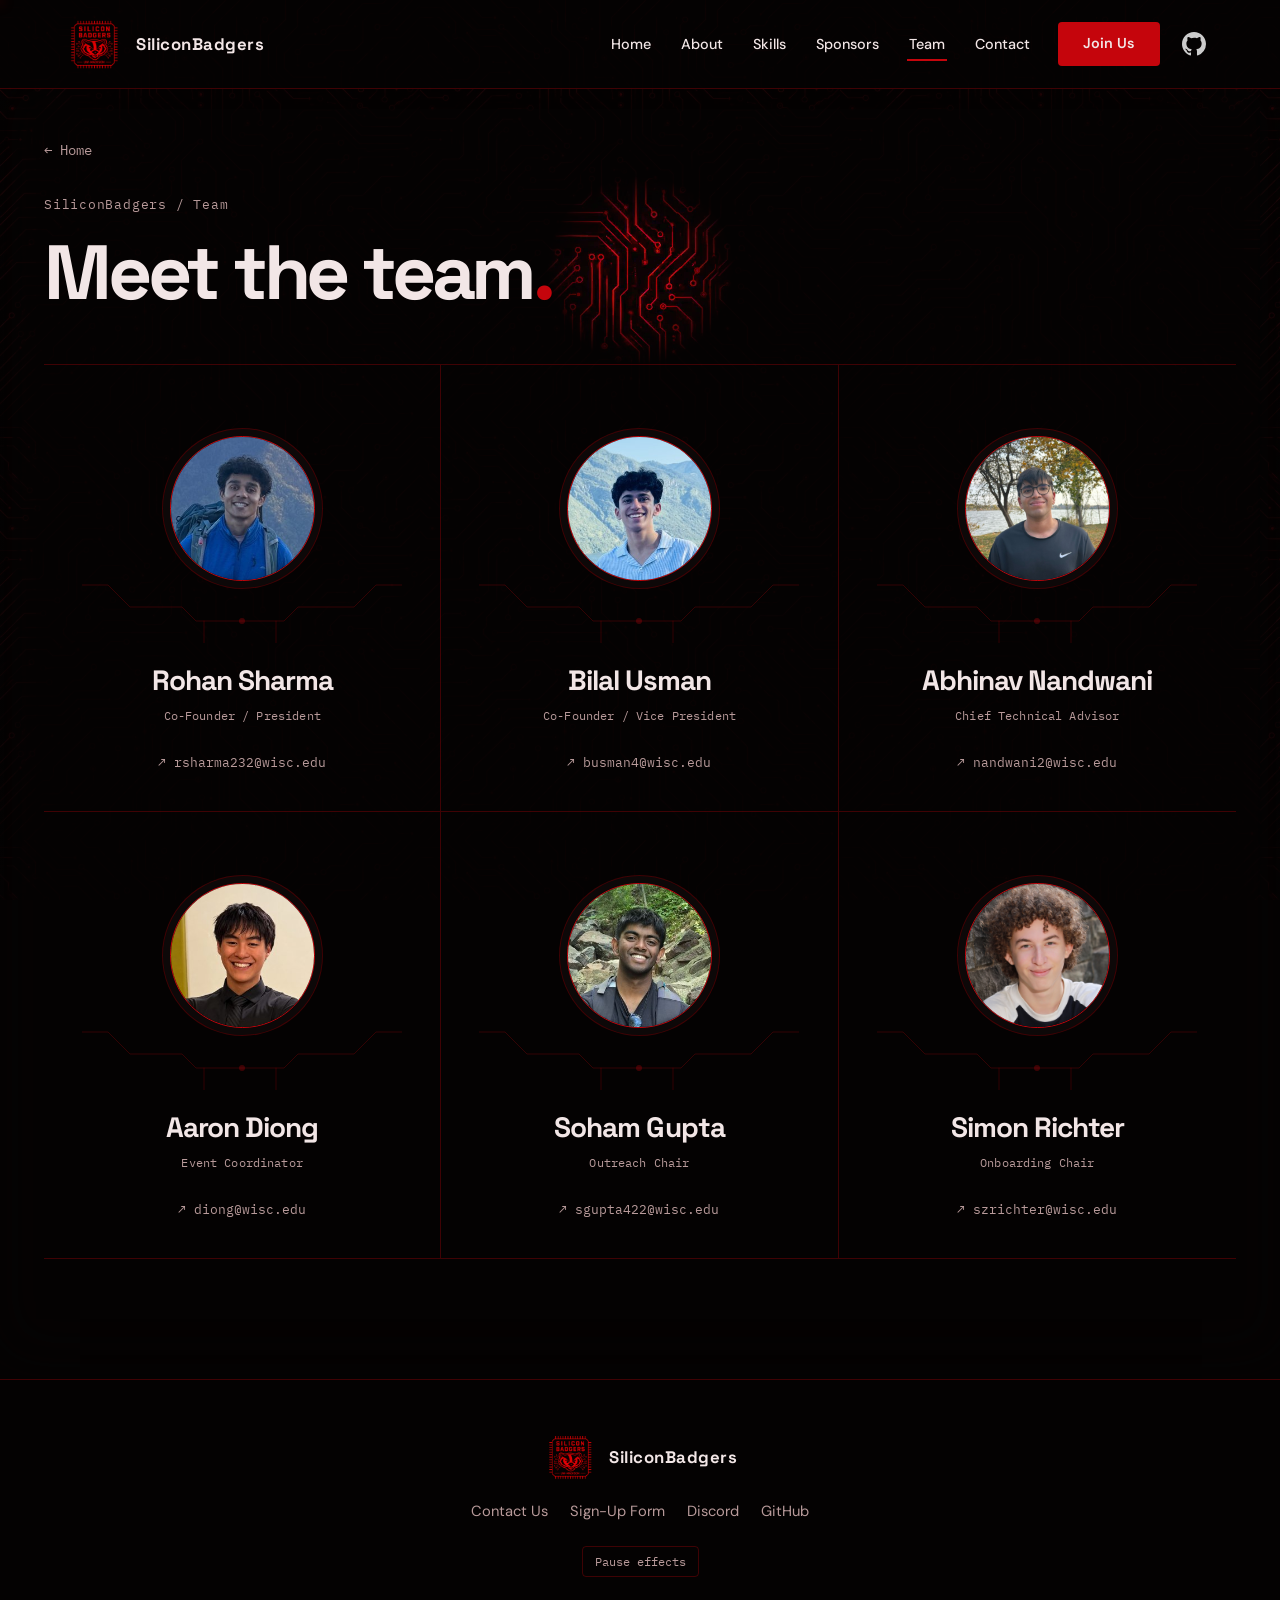
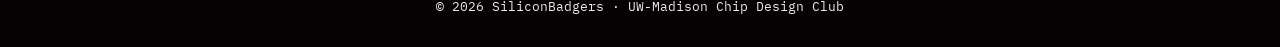
<file: leadership.html>
<!DOCTYPE html>
<html lang="en">
<head>
<!-- Must stay inline and run before first paint: it arms the pre-animation
     hidden state for .reveal elements. Content is visible without it, so the
     fade-in stays progressive enhancement. Do not move to main.js. -->
<script>document.documentElement.classList.add("js-reveal");</script>
<meta charset="UTF-8">
<meta name="viewport" content="width=device-width, initial-scale=1.0">
<title>Team — SiliconBadgers</title>
<meta name="description" content="Meet the SiliconBadgers team and Chief Technical Advisor.">
<link rel="canonical" href="https://siliconbadgers.com/leadership.html">
<meta property="og:type" content="website">
<meta property="og:title" content="Team — SiliconBadgers">
<meta property="og:description" content="Meet the SiliconBadgers team and Chief Technical Advisor.">
<meta property="og:url" content="https://siliconbadgers.com/leadership.html">
<meta property="og:image" content="https://siliconbadgers.com/assets/img/logo.png">
<meta property="og:site_name" content="SiliconBadgers">
<meta name="twitter:card" content="summary_large_image">
<meta name="twitter:title" content="Team — SiliconBadgers">
<meta name="twitter:description" content="Meet the SiliconBadgers team and Chief Technical Advisor.">
<meta name="twitter:image" content="https://siliconbadgers.com/assets/img/logo.png">
<link rel="icon" href="/favicon.ico" sizes="16x16 32x32 48x48">
<link rel="icon" type="image/png" sizes="32x32" href="assets/img/favicon-32.png">
<link rel="icon" type="image/png" sizes="48x48" href="assets/img/favicon-48.png">
<link rel="icon" type="image/png" sizes="96x96" href="assets/img/favicon-96.png">
<link rel="icon" type="image/png" sizes="192x192" href="assets/img/favicon-192.png">
<link rel="icon" type="image/png" sizes="512x512" href="assets/img/favicon-512.png">
<link rel="apple-touch-icon" href="assets/img/apple-touch-icon.png">
<link rel="stylesheet" href="assets/css/styles.css?v=35">
<link rel="stylesheet" href="assets/css/leadership.css?v=3">
<script defer src="assets/js/main.js?v=17"></script>
<script defer src="assets/js/effects.js?v=18"></script>
<script defer src="assets/js/interactions.js?v=3"></script>
<script type="application/ld+json">
{
  "@context": "https://schema.org",
  "@type": "Organization",
  "name": "SiliconBadgers",
  "alternateName": "SiliconBadgers",
  "url": "https://siliconbadgers.com/",
  "logo": "https://siliconbadgers.com/assets/img/logo.png",
  "description": "SiliconBadgers is UW-Madison's first chip design club, teaching digital design, verification, and FPGA development while building an open-source LLM inference accelerator.",
  "email": "rsharma232@wisc.edu",
  "sameAs": [
    "https://discord.gg/YP7TMagWwN"
  ]
}
</script>

<link rel="stylesheet" href="assets/css/chip-demos.css?v=9">
</head>
<body>
<a class="skip-link" href="#main-content">Skip to content</a>
<div class="scroll-progress" id="scrollProgress"></div>

<div class="circuit-bg"></div>
<div class="circuit-glow"></div>
<canvas class="circuit-signals" aria-hidden="true"></canvas>

<header>
  <nav>
    <a class="brand" href="index.html">
      <img src="assets/img/logo.png" width="60" height="60" alt="SiliconBadgers logo">
      SiliconBadgers
    </a>
    <input type="checkbox" id="navCheck" class="nav-check" aria-label="Open navigation menu" aria-controls="navLinks">
    <label for="navCheck" class="navtoggle" id="navToggle" aria-label="Toggle menu">
      <span></span><span></span><span></span>
    </label>
    <ul class="navlinks" id="navLinks">
      <li><a href="index.html">Home</a></li>
      <li><a href="about.html">About</a></li>
      <li><a href="skills.html">Skills</a></li>
      <li><a href="sponsors.html">Sponsors</a></li>
      <li><a href="leadership.html" aria-current="page">Team</a></li>
      <li><a href="contact.html">Contact</a></li>
      <li class="nav-actions">
        <a class="nav-cta" href="join.html">Join Us</a>
        <a class="nav-github" href="https://github.com/SiliconBadgers" target="_blank" rel="noopener" aria-label="SiliconBadgers on GitHub" title="SiliconBadgers on GitHub">
          <img src="assets/img/github-mark.svg" width="24" height="24" alt="">
        </a>
      </li>
    </ul>
  </nav>
</header>
<main id="main-content">
<section id="leadership" class="reveal page-section leadership-page">
  <p class="page-back"><a href="index.html">&larr; Home</a></p>
  <div class="team-intro">
    <div><p class="team-eyebrow">SiliconBadgers / Team</p><h1>Meet the team<span>.</span></h1></div>
  </div>
  <div class="lead-grid reveal-stagger">
    <div class="lead-card">
      <div class="portrait-frame">
      <div class="avatar">
        <img src="assets/img/rohan-sharma.jpg" width="256" height="256" loading="lazy" alt="Rohan Sharma">
      </div>
      <svg class="team-circuit" viewBox="0 0 320 250" aria-hidden="true">
          <path class="team-trace-base" d="M0 192H26L48 214H100L114 228H202L216 214H272L294 192H320M122 228V250M194 228V250"/>
          <path class="team-trace-live" pathLength="100" d="M0 192H26L48 214H100L114 228H202L216 214H272L294 192H320"/>
          <circle class="team-contact" cx="160" cy="228" r="3"/>
        </svg>
      </div>
      <h2>Rohan Sharma</h2>
      <span class="role-badge">Co-Founder / President</span>
      <p class="lead-email"><a href="mailto:rsharma232@wisc.edu"><span aria-hidden="true">↗</span> rsharma232@wisc.edu</a></p>
    </div>
    <div class="lead-card">
      <div class="portrait-frame">
      <div class="avatar">
        <img src="assets/img/bilal-usman.jpg" width="256" height="256" loading="lazy" alt="Bilal Usman">
      </div>
      <svg class="team-circuit" viewBox="0 0 320 250" aria-hidden="true">
          <path class="team-trace-base" d="M0 192H26L48 214H100L114 228H202L216 214H272L294 192H320M122 228V250M194 228V250"/>
          <path class="team-trace-live" pathLength="100" d="M0 192H26L48 214H100L114 228H202L216 214H272L294 192H320"/>
          <circle class="team-contact" cx="160" cy="228" r="3"/>
        </svg>
      </div>
      <h2>Bilal Usman</h2>
      <span class="role-badge">Co-Founder / Vice President</span>
      <p class="lead-email"><a href="mailto:busman4@wisc.edu"><span aria-hidden="true">↗</span> busman4@wisc.edu</a></p>
    </div>
    <div class="lead-card">
      <div class="portrait-frame">
      <div class="avatar">
        <img src="assets/img/abhinav-nandwani.png" width="256" height="256" loading="lazy" alt="Abhinav Nandwani">
      </div>
      <svg class="team-circuit" viewBox="0 0 320 250" aria-hidden="true">
          <path class="team-trace-base" d="M0 192H26L48 214H100L114 228H202L216 214H272L294 192H320M122 228V250M194 228V250"/>
          <path class="team-trace-live" pathLength="100" d="M0 192H26L48 214H100L114 228H202L216 214H272L294 192H320"/>
          <circle class="team-contact" cx="160" cy="228" r="3"/>
        </svg>
      </div>
      <h2>Abhinav Nandwani</h2>
      <span class="role-badge">Chief Technical Advisor</span>
      <p class="lead-email"><a href="mailto:nandwani2@wisc.edu"><span aria-hidden="true">↗</span> nandwani2@wisc.edu</a></p>
    </div>
    <div class="lead-card">
      <div class="portrait-frame">
      <div class="avatar">
        <img src="assets/img/aaron-diong.jpg" width="256" height="256" loading="lazy" alt="Aaron Diong">
      </div>
      <svg class="team-circuit" viewBox="0 0 320 250" aria-hidden="true">
          <path class="team-trace-base" d="M0 192H26L48 214H100L114 228H202L216 214H272L294 192H320M122 228V250M194 228V250"/>
          <path class="team-trace-live" pathLength="100" d="M0 192H26L48 214H100L114 228H202L216 214H272L294 192H320"/>
          <circle class="team-contact" cx="160" cy="228" r="3"/>
        </svg>
      </div>
      <h2>Aaron Diong</h2>
      <span class="role-badge">Event Coordinator</span>
      <p class="lead-email"><a href="mailto:diong@wisc.edu"><span aria-hidden="true">↗</span> diong@wisc.edu</a></p>
    </div>
    <div class="lead-card">
      <div class="portrait-frame">
      <div class="avatar">
        <img src="assets/img/soham-gupta.jpg" width="256" height="256" loading="lazy" alt="Soham Gupta">
      </div>
      <svg class="team-circuit" viewBox="0 0 320 250" aria-hidden="true">
          <path class="team-trace-base" d="M0 192H26L48 214H100L114 228H202L216 214H272L294 192H320M122 228V250M194 228V250"/>
          <path class="team-trace-live" pathLength="100" d="M0 192H26L48 214H100L114 228H202L216 214H272L294 192H320"/>
          <circle class="team-contact" cx="160" cy="228" r="3"/>
        </svg>
      </div>
      <h2>Soham Gupta</h2>
      <span class="role-badge">Outreach Chair</span>
      <p class="lead-email"><a href="mailto:sgupta422@wisc.edu"><span aria-hidden="true">↗</span> sgupta422@wisc.edu</a></p>
    </div>
    <div class="lead-card">
      <div class="portrait-frame">
      <div class="avatar avatar-simon">
        <img src="assets/img/simon-richter.jpg" width="2400" height="3000" loading="lazy" alt="Simon Richter">
      </div>
      <svg class="team-circuit" viewBox="0 0 320 250" aria-hidden="true">
          <path class="team-trace-base" d="M0 192H26L48 214H100L114 228H202L216 214H272L294 192H320M122 228V250M194 228V250"/>
          <path class="team-trace-live" pathLength="100" d="M0 192H26L48 214H100L114 228H202L216 214H272L294 192H320"/>
          <circle class="team-contact" cx="160" cy="228" r="3"/>
        </svg>
      </div>
      <h2>Simon Richter</h2>
      <span class="role-badge">Onboarding Chair</span>
      <p class="lead-email"><a href="mailto:szrichter@wisc.edu"><span aria-hidden="true">↗</span> szrichter@wisc.edu</a></p>
    </div>
  </div>
</section>
</main>
<footer>
  <a class="brand" href="index.html">
    <img src="assets/img/logo.png" width="54" height="54" alt="SiliconBadgers logo">
    SiliconBadgers
  </a>
  <div class="flinks">
    <a href="contact.html">Contact Us</a>
    <a href="https://forms.gle/yjvHRH14iNGg6Zvt8" target="_blank" rel="noopener">Sign-Up Form</a>
    <a href="https://discord.gg/YP7TMagWwN" target="_blank" rel="noopener">Discord</a>
    <a href="https://github.com/SiliconBadgers" target="_blank" rel="noopener">GitHub</a>
  </div>
  <button class="effects-toggle" type="button" aria-pressed="false" hidden>Pause effects</button>
  <p class="fine">© 2026 SiliconBadgers · UW-Madison Chip Design Club</p>
</footer>
</body>
</html>
</file>
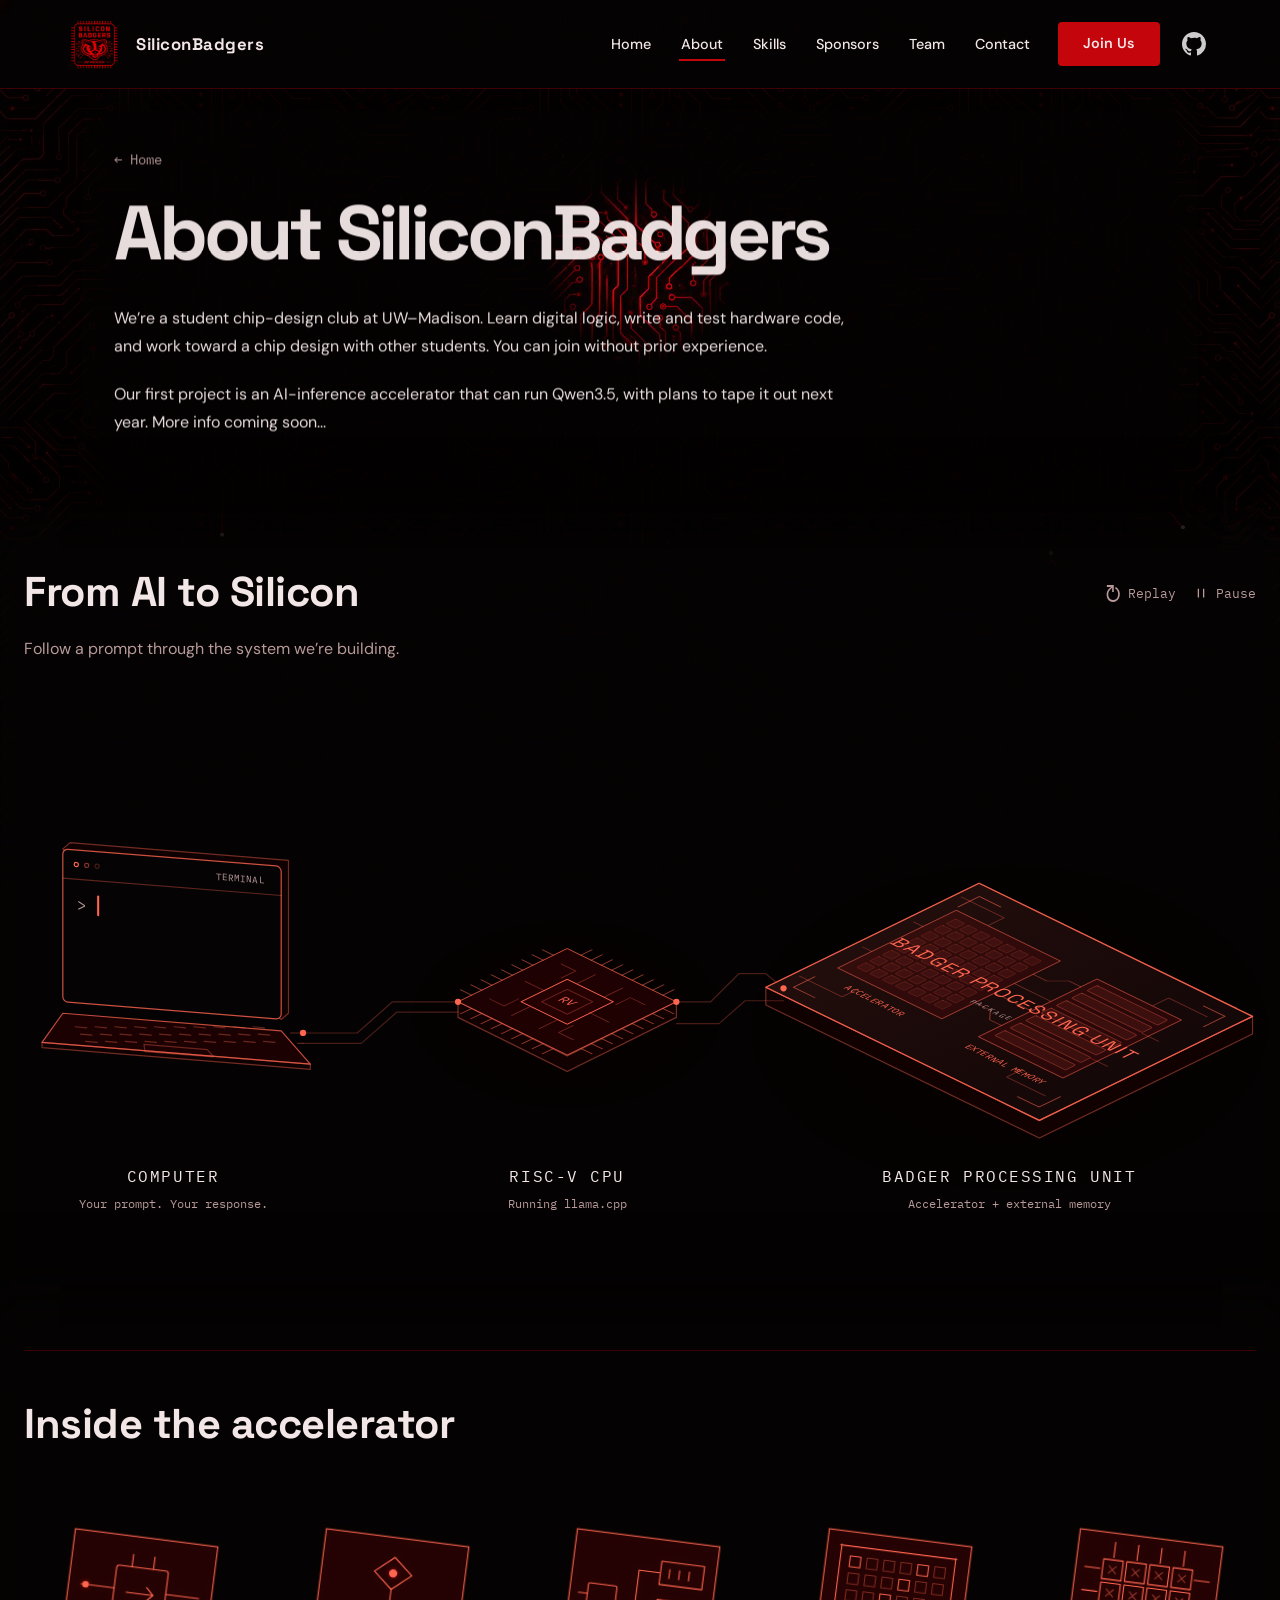
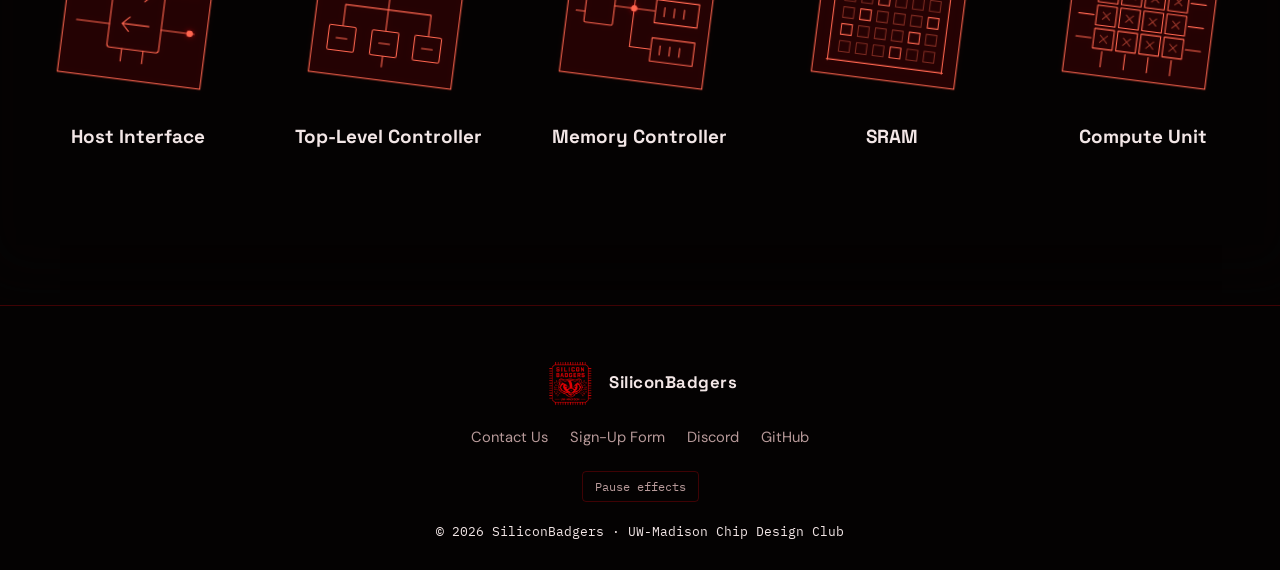
<file: project.html>
<!DOCTYPE html>
<html lang="en"><head>
<meta charset="UTF-8">
<meta name="viewport" content="width=device-width, initial-scale=1.0">
<title>About — SiliconBadgers</title>
<link rel="canonical" href="https://siliconbadgers.com/about.html">
<meta http-equiv="refresh" content="0; url=about.html">
</head><body><p>Visit our <a href="about.html">About page</a>.</p></body></html>
</file>
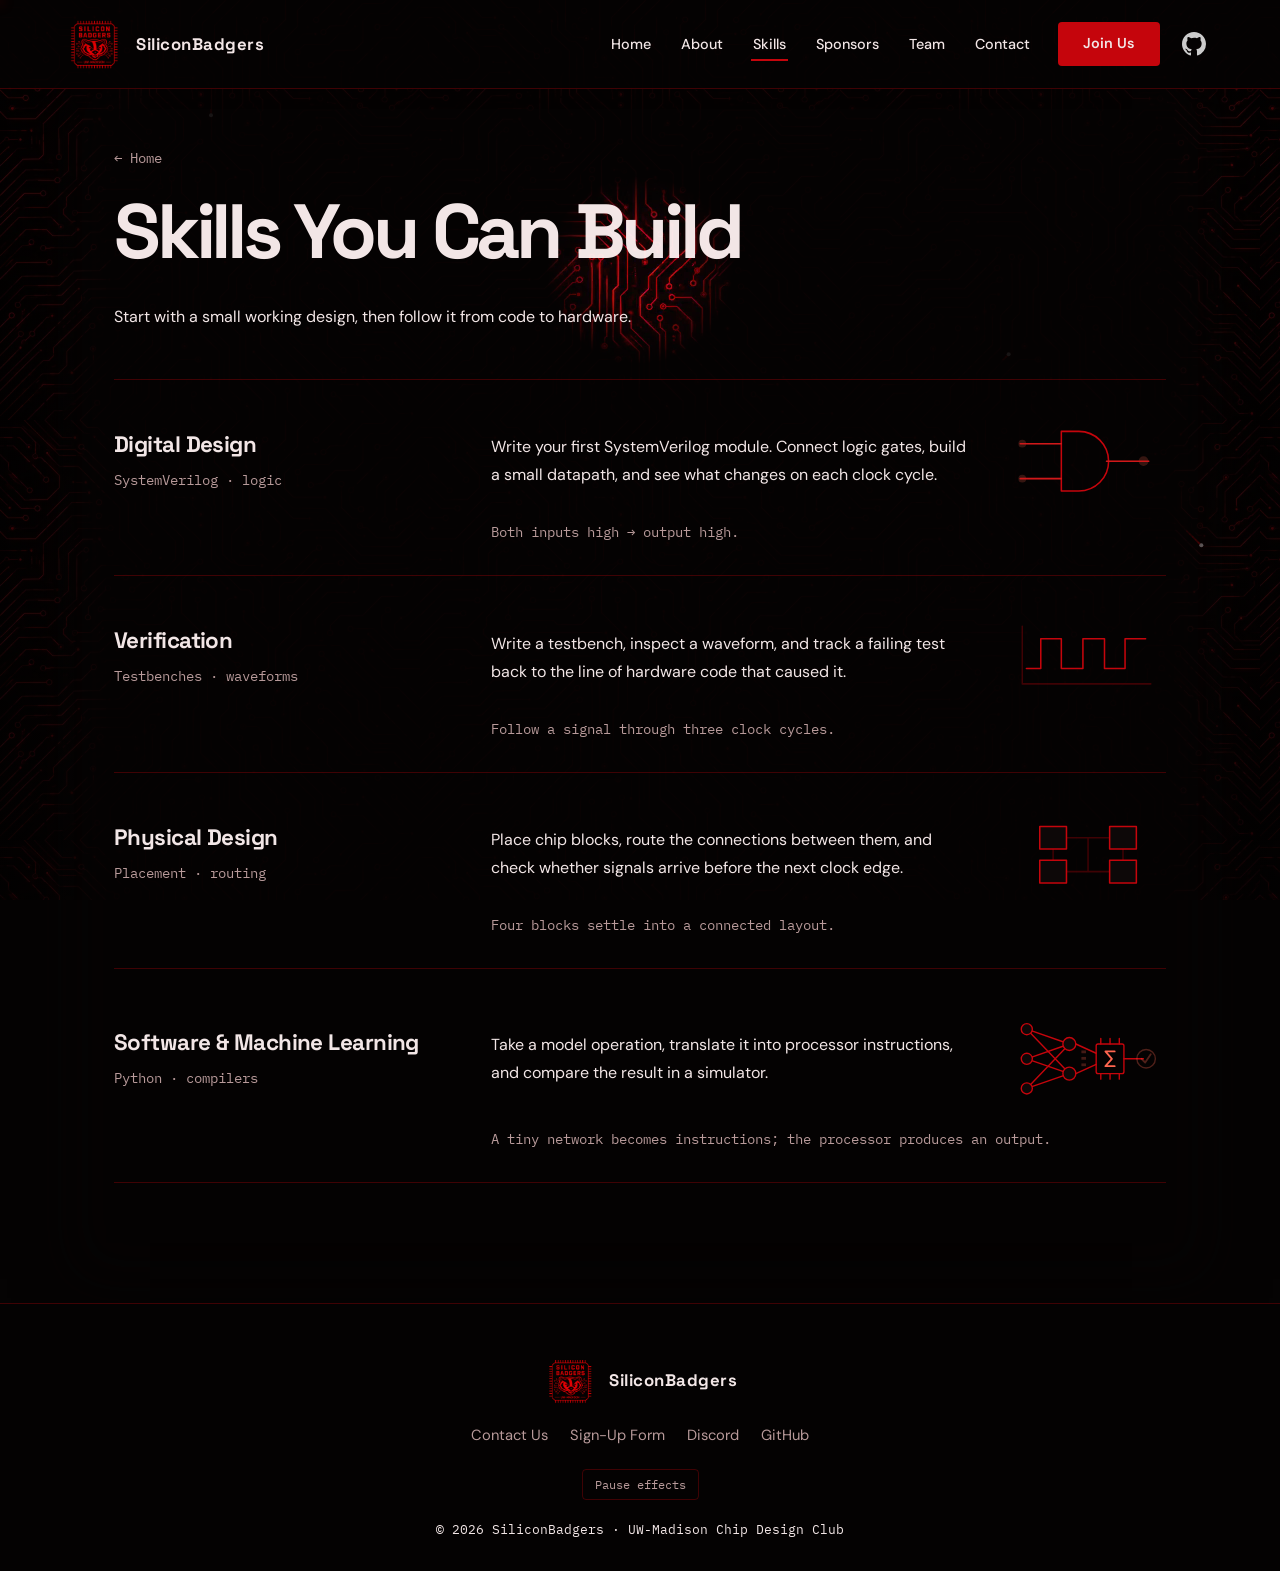
<file: skills.html>
<!DOCTYPE html>
<html lang="en">
<head>
<!-- Must stay inline and run before first paint: it arms the pre-animation
     hidden state for .reveal elements. Content is visible without it, so the
     fade-in stays progressive enhancement. Do not move to main.js. -->
<script>document.documentElement.classList.add("js-reveal");</script>
<meta charset="UTF-8">
<meta name="viewport" content="width=device-width, initial-scale=1.0">
<title>Skills — SiliconBadgers</title>
<meta name="description" content="Explore the digital design, verification, physical design, and software skills you can build with SiliconBadgers.">
<link rel="canonical" href="https://siliconbadgers.com/skills.html">
<meta property="og:type" content="website">
<meta property="og:title" content="Skills — SiliconBadgers">
<meta property="og:description" content="Explore the digital design, verification, physical design, and software skills you can build with SiliconBadgers.">
<meta property="og:url" content="https://siliconbadgers.com/skills.html">
<meta property="og:image" content="https://siliconbadgers.com/assets/img/logo.png">
<meta property="og:site_name" content="SiliconBadgers">
<meta name="twitter:card" content="summary_large_image">
<meta name="twitter:title" content="Skills — SiliconBadgers">
<meta name="twitter:description" content="Explore the digital design, verification, physical design, and software skills you can build with SiliconBadgers.">
<meta name="twitter:image" content="https://siliconbadgers.com/assets/img/logo.png">
<link rel="icon" href="/favicon.ico" sizes="16x16 32x32 48x48">
<link rel="icon" type="image/png" sizes="32x32" href="assets/img/favicon-32.png">
<link rel="icon" type="image/png" sizes="48x48" href="assets/img/favicon-48.png">
<link rel="icon" type="image/png" sizes="96x96" href="assets/img/favicon-96.png">
<link rel="icon" type="image/png" sizes="192x192" href="assets/img/favicon-192.png">
<link rel="icon" type="image/png" sizes="512x512" href="assets/img/favicon-512.png">
<link rel="apple-touch-icon" href="assets/img/apple-touch-icon.png">
<link rel="stylesheet" href="assets/css/styles.css?v=35">
<script defer src="assets/js/main.js?v=17"></script>
<script defer src="assets/js/effects.js?v=18"></script>
<script defer src="assets/js/interactions.js?v=3"></script>
<script type="application/ld+json">
{
  "@context": "https://schema.org",
  "@type": "Organization",
  "name": "SiliconBadgers",
  "alternateName": "SiliconBadgers",
  "url": "https://siliconbadgers.com/",
  "logo": "https://siliconbadgers.com/assets/img/logo.png",
  "description": "SiliconBadgers is UW-Madison's first chip design club, teaching digital design, verification, and FPGA development while building an open-source LLM inference accelerator.",
  "email": "rsharma232@wisc.edu",
  "sameAs": [
    "https://discord.gg/YP7TMagWwN"
  ]
}
</script>

<link rel="stylesheet" href="assets/css/chip-demos.css?v=9">
</head>
<body>
<a class="skip-link" href="#main-content">Skip to content</a>
<div class="scroll-progress" id="scrollProgress"></div>

<div class="circuit-bg"></div>
<div class="circuit-glow"></div>
<canvas class="circuit-signals" aria-hidden="true"></canvas>

<header>
  <nav>
    <a class="brand" href="index.html">
      <img src="assets/img/logo.png" width="60" height="60" alt="SiliconBadgers logo">
      SiliconBadgers
    </a>
    <input type="checkbox" id="navCheck" class="nav-check" aria-label="Open navigation menu" aria-controls="navLinks">
    <label for="navCheck" class="navtoggle" id="navToggle" aria-label="Toggle menu">
      <span></span><span></span><span></span>
    </label>
    <ul class="navlinks" id="navLinks">
      <li><a href="index.html">Home</a></li>
      <li><a href="about.html">About</a></li>
      <li><a href="skills.html" aria-current="page">Skills</a></li>
      <li><a href="sponsors.html">Sponsors</a></li>
      <li><a href="leadership.html">Team</a></li>
      <li><a href="contact.html">Contact</a></li>
      <li class="nav-actions">
        <a class="nav-cta" href="join.html">Join Us</a>
        <a class="nav-github" href="https://github.com/SiliconBadgers" target="_blank" rel="noopener" aria-label="SiliconBadgers on GitHub" title="SiliconBadgers on GitHub">
          <img src="assets/img/github-mark.svg" width="24" height="24" alt="">
        </a>
      </li>
    </ul>
  </nav>
</header>
<main id="main-content">
<section id="skills" class="reveal page-section">
      <p class="page-back"><a href="index.html">&larr; Home</a></p>
  <h1 class="page-title">Skills You Can Build</h1>
  <p class="section-intro">Start with a small working design, then follow it from code to hardware.</p>
  <div class="skill-rows">
    <article class="skill-row" data-skill="0">
      <div class="skill-heading"><h3>Digital Design</h3><p class="skill-tools">SystemVerilog · logic</p></div>
      <p class="skill-description">Write your first SystemVerilog module. Connect logic gates, build a small datapath, and see what changes on each clock cycle.</p>
      <button class="schematic-demo" type="button" aria-label="Try the gate" aria-describedby="skill-example-0">
        <svg viewBox="0 0 144 84" aria-hidden="true"><path d="M8 25H48M8 59H48M92 42H133"/><path d="M48 13H65A29 29 0 0 1 65 71H48Z"/><g class="gate-signal"><path d="M8 25H48M8 59H48M92 42H133"/><circle cx="10" cy="25" r="3"/><circle cx="10" cy="59" r="3"/><circle cx="128" cy="42" r="4"/></g></svg>
      </button>
      <p class="skill-example" id="skill-example-0">Both inputs high → output high.</p>
    </article>
    <article class="skill-row" data-skill="1">
      <div class="skill-heading"><h3>Verification</h3><p class="skill-tools">Testbenches · waveforms</p></div>
      <p class="skill-description">Write a testbench, inspect a waveform, and track a failing test back to the line of hardware code that caused it.</p>
      <button class="schematic-demo" type="button" aria-label="Run the waveform" aria-describedby="skill-example-1">
        <svg viewBox="0 0 144 84" aria-hidden="true"><path d="M10 68H135M10 12V68" opacity=".3"/><path d="M14 53H28V24H48V53H69V24H90V53H110V24H130"/><path class="wave-signal" pathLength="100" d="M14 53H28V24H48V53H69V24H90V53H110V24H130"/><path class="wave-cursor" d="M14 12V68"/></svg>
      </button>
      <p class="skill-example" id="skill-example-1">Follow a signal through three clock cycles.</p>
    </article>
    <article class="skill-row" data-skill="2">
      <div class="skill-heading"><h3>Physical Design</h3><p class="skill-tools">Placement · routing</p></div>
      <p class="skill-description">Place chip blocks, route the connections between them, and check whether signals arrive before the next clock edge.</p>
      <button class="schematic-demo" type="button" aria-label="Place the blocks" aria-describedby="skill-example-2">
        <svg viewBox="0 0 144 84" aria-hidden="true"><path class="placement-wires" d="M40 26H108V59H40V26M74 26V59"/><rect class="placement-block" x="27" y="15" width="26" height="22" style="--dx:-20px;--dy:-12px;--block-delay:0ms"/><rect class="placement-block" x="95" y="15" width="26" height="22" style="--dx:18px;--dy:-12px;--block-delay:100ms"/><rect class="placement-block" x="27" y="48" width="26" height="22" style="--dx:-20px;--dy:12px;--block-delay:200ms"/><rect class="placement-block" x="95" y="48" width="26" height="22" style="--dx:18px;--dy:12px;--block-delay:300ms"/></svg>
      </button>
      <p class="skill-example" id="skill-example-2">Four blocks settle into a connected layout.</p>
    </article>
    <article class="skill-row" data-skill="3">
      <div class="skill-heading"><h3>Software &amp; Machine Learning</h3><p class="skill-tools">Python · compilers</p></div>
      <p class="skill-description">Take a model operation, translate it into processor instructions, and compare the result in a simulator.</p>
      <button class="schematic-demo ml-demo" type="button" aria-label="Run a tiny model" aria-describedby="skill-example-3">
        <svg viewBox="0 0 160 112" aria-hidden="true">
          <g class="ml-network"><path d="M16 24L62 40M16 24L62 72M16 56L62 40M16 56L62 72M16 88L62 40M16 88L62 72"/>
            <path class="ml-network-signal" pathLength="100" d="M16 24L62 40M16 56L62 72M16 88L62 72"/>
            <circle cx="16" cy="24" r="6"/><circle cx="16" cy="56" r="6"/><circle cx="16" cy="88" r="6"/>
            <circle class="ml-neuron" cx="62" cy="40" r="7"/><circle class="ml-neuron" cx="62" cy="72" r="7"/>
          </g>
          <path d="M69 40L91 50M69 72L91 62M121 56H142"/>
          <g class="ml-processor"><rect x="91" y="40" width="30" height="32" rx="2"/><path d="M96 34V40M106 34V40M116 34V40M96 72V78M106 72V78M116 72V78"/>
            <path class="ml-accumulator" d="M111 48H101L108 56L101 64H111"/>
          </g>
          <g class="ml-instructions"><rect x="75" y="47" width="5" height="3" style="--code-delay:850ms"/><rect x="75" y="54" width="5" height="3" style="--code-delay:1050ms"/><rect x="75" y="61" width="5" height="3" style="--code-delay:1250ms"/></g>
          <circle class="ml-packet ml-packet-top" cx="16" cy="24" r="3"/>
          <circle class="ml-packet ml-packet-bottom" cx="16" cy="88" r="3"/>
          <circle class="ml-result" cx="145" cy="56" r="10"/>
          <path class="ml-check" d="M140 56L144 60L150 51"/>
        </svg>
      </button>
      <p class="skill-example" id="skill-example-3">A tiny network becomes instructions; the processor produces an output.</p>
    </article>
  </div>
</section>
</main>
<footer>
  <a class="brand" href="index.html">
    <img src="assets/img/logo.png" width="54" height="54" alt="SiliconBadgers logo">
    SiliconBadgers
  </a>
  <div class="flinks">
    <a href="contact.html">Contact Us</a>
    <a href="https://forms.gle/yjvHRH14iNGg6Zvt8" target="_blank" rel="noopener">Sign-Up Form</a>
    <a href="https://discord.gg/YP7TMagWwN" target="_blank" rel="noopener">Discord</a>
    <a href="https://github.com/SiliconBadgers" target="_blank" rel="noopener">GitHub</a>
  </div>
  <button class="effects-toggle" type="button" aria-pressed="false" hidden>Pause effects</button>
  <p class="fine">© 2026 SiliconBadgers · UW-Madison Chip Design Club</p>
</footer>
</body>
</html>
</file>
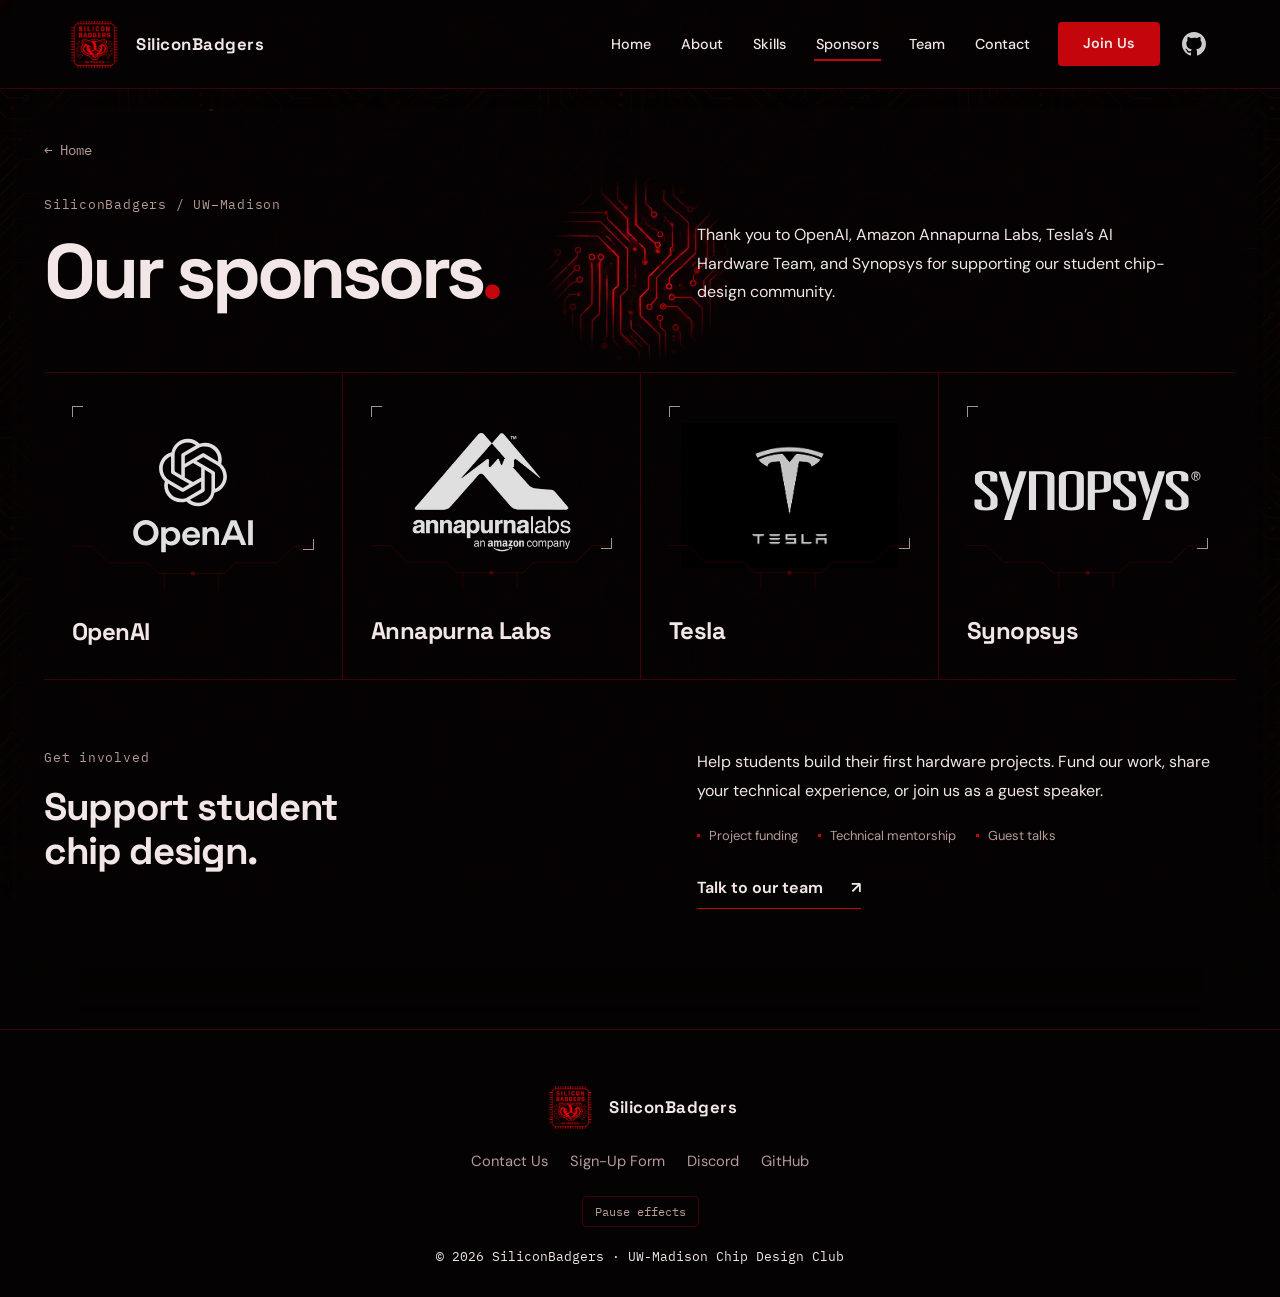
<file: sponsors.html>
<!DOCTYPE html>
<html lang="en">
<head>
<!-- Must stay inline and run before first paint: it arms the pre-animation
     hidden state for .reveal elements. Content is visible without it, so the
     fade-in stays progressive enhancement. Do not move to main.js. -->
<script>document.documentElement.classList.add("js-reveal");</script>
<meta charset="UTF-8">
<meta name="viewport" content="width=device-width, initial-scale=1.0">
<title>Sponsors — SiliconBadgers</title>
<meta name="description" content="Meet the companies supporting SiliconBadgers and learn how to sponsor our student chip-design community.">
<link rel="canonical" href="https://siliconbadgers.com/sponsors.html">
<meta property="og:type" content="website">
<meta property="og:title" content="Sponsors — SiliconBadgers">
<meta property="og:description" content="Meet the companies supporting SiliconBadgers and learn how to sponsor our student chip-design community.">
<meta property="og:url" content="https://siliconbadgers.com/sponsors.html">
<meta property="og:image" content="https://siliconbadgers.com/assets/img/logo.png">
<meta property="og:site_name" content="SiliconBadgers">
<meta name="twitter:card" content="summary_large_image">
<meta name="twitter:title" content="Sponsors — SiliconBadgers">
<meta name="twitter:description" content="Meet the companies supporting SiliconBadgers and learn how to sponsor our student chip-design community.">
<meta name="twitter:image" content="https://siliconbadgers.com/assets/img/logo.png">
<link rel="icon" href="/favicon.ico" sizes="16x16 32x32 48x48">
<link rel="icon" type="image/png" sizes="32x32" href="assets/img/favicon-32.png">
<link rel="icon" type="image/png" sizes="48x48" href="assets/img/favicon-48.png">
<link rel="icon" type="image/png" sizes="96x96" href="assets/img/favicon-96.png">
<link rel="icon" type="image/png" sizes="192x192" href="assets/img/favicon-192.png">
<link rel="icon" type="image/png" sizes="512x512" href="assets/img/favicon-512.png">
<link rel="apple-touch-icon" href="assets/img/apple-touch-icon.png">
<link rel="stylesheet" href="assets/css/styles.css?v=35">
<link rel="stylesheet" href="assets/css/sponsors.css?v=8">
<script defer src="assets/js/main.js?v=17"></script>
<script defer src="assets/js/effects.js?v=18"></script>
<script defer src="assets/js/interactions.js?v=3"></script>
<script type="application/ld+json">
{
  "@context": "https://schema.org",
  "@type": "Organization",
  "name": "SiliconBadgers",
  "alternateName": "SiliconBadgers",
  "url": "https://siliconbadgers.com/",
  "logo": "https://siliconbadgers.com/assets/img/logo.png",
  "description": "SiliconBadgers is UW-Madison's first chip design club, teaching digital design, verification, and FPGA development while building an open-source LLM inference accelerator.",
  "email": "rsharma232@wisc.edu",
  "sameAs": [
    "https://discord.gg/YP7TMagWwN"
  ]
}
</script>

<link rel="stylesheet" href="assets/css/chip-demos.css?v=9">
</head>
<body>
<a class="skip-link" href="#main-content">Skip to content</a>
<div class="scroll-progress" id="scrollProgress"></div>

<div class="circuit-bg"></div>
<div class="circuit-glow"></div>
<canvas class="circuit-signals" aria-hidden="true"></canvas>

<header>
  <nav>
    <a class="brand" href="index.html">
      <img src="assets/img/logo.png" width="60" height="60" alt="SiliconBadgers logo">
      SiliconBadgers
    </a>
    <input type="checkbox" id="navCheck" class="nav-check" aria-label="Open navigation menu" aria-controls="navLinks">
    <label for="navCheck" class="navtoggle" id="navToggle" aria-label="Toggle menu">
      <span></span><span></span><span></span>
    </label>
    <ul class="navlinks" id="navLinks">
      <li><a href="index.html">Home</a></li>
      <li><a href="about.html">About</a></li>
      <li><a href="skills.html">Skills</a></li>
      <li><a href="sponsors.html" aria-current="page">Sponsors</a></li>
      <li><a href="leadership.html">Team</a></li>
      <li><a href="contact.html">Contact</a></li>
      <li class="nav-actions">
        <a class="nav-cta" href="join.html">Join Us</a>
        <a class="nav-github" href="https://github.com/SiliconBadgers" target="_blank" rel="noopener" aria-label="SiliconBadgers on GitHub" title="SiliconBadgers on GitHub">
          <img src="assets/img/github-mark.svg" width="24" height="24" alt="">
        </a>
      </li>
    </ul>
  </nav>
</header>
<main id="main-content">
<section id="sponsors" class="reveal page-section sponsors-experiment">
  <p class="page-back"><a href="index.html">&larr; Home</a></p>
  <div class="sponsors-intro">
    <div><p class="sponsors-eyebrow">SiliconBadgers / UW–Madison</p><h1>Our sponsors<span>.</span></h1></div>
    <p>Thank you to OpenAI, Amazon Annapurna Labs, Tesla’s AI Hardware Team, and Synopsys for supporting our student chip-design community.</p>
  </div>
  <div class="sponsors-wall" aria-label="Our sponsors">
    <a class="sponsors-partner sponsors-partner-openai" href="https://openai.com/" target="_blank" rel="noopener" aria-label="Visit OpenAI (opens in a new tab)">
      <div class="sponsors-mark">
        <span class="registration registration-top" aria-hidden="true"></span>
        <img src="assets/img/openai-logo.svg" width="809" height="763" alt="OpenAI" loading="lazy">
        <span class="registration registration-bottom" aria-hidden="true"></span>
        <svg class="sponsors-circuit" viewBox="0 0 320 250" aria-hidden="true">
          <path class="sponsors-trace-base" d="M0 192H26L48 214H100L114 228H202L216 214H272L294 192H320M122 228V250M194 228V250"/>
          <path class="sponsors-trace-live" pathLength="100" d="M0 192H26L48 214H100L114 228H202L216 214H272L294 192H320"/>
          <circle class="sponsors-contact" cx="160" cy="228" r="3"/>
        </svg>
      </div>
      <div class="sponsors-caption"><h2>OpenAI</h2></div>
    </a>
    <a class="sponsors-partner sponsors-partner-amazon" href="https://amazon.jobs/content/en/teams/annapurna-labs" target="_blank" rel="noopener" aria-label="Visit Annapurna Labs (opens in a new tab)">
      <div class="sponsors-mark">
        <span class="registration registration-top" aria-hidden="true"></span>
        <img src="assets/img/amazon-annapurna-labs.png" width="1250" height="1250" alt="Annapurna Labs" loading="lazy">
        <span class="registration registration-bottom" aria-hidden="true"></span>
        <svg class="sponsors-circuit" viewBox="0 0 320 250" aria-hidden="true">
          <path class="sponsors-trace-base" d="M0 192H26L48 214H100L114 228H202L216 214H272L294 192H320M122 228V250M194 228V250"/>
          <path class="sponsors-trace-live" pathLength="100" d="M0 192H26L48 214H100L114 228H202L216 214H272L294 192H320"/>
          <circle class="sponsors-contact" cx="160" cy="228" r="3"/>
        </svg>
      </div>
      <div class="sponsors-caption"><h2>Annapurna Labs</h2></div>
    </a>
    <a class="sponsors-partner sponsors-partner-tesla" href="https://www.tesla.com/AI" target="_blank" rel="noopener" aria-label="Visit Tesla (opens in a new tab)">
      <div class="sponsors-mark">
        <span class="registration registration-top" aria-hidden="true"></span>
        <img src="assets/img/tesla-logo.png" width="547" height="365" alt="Tesla" loading="lazy">
        <span class="registration registration-bottom" aria-hidden="true"></span>
        <svg class="sponsors-circuit" viewBox="0 0 320 250" aria-hidden="true">
          <path class="sponsors-trace-base" d="M0 192H26L48 214H100L114 228H202L216 214H272L294 192H320M122 228V250M194 228V250"/>
          <path class="sponsors-trace-live" pathLength="100" d="M0 192H26L48 214H100L114 228H202L216 214H272L294 192H320"/>
          <circle class="sponsors-contact" cx="160" cy="228" r="3"/>
        </svg>
      </div>
      <div class="sponsors-caption"><h2>Tesla</h2></div>
    </a>
    <a class="sponsors-partner sponsors-partner-synopsys" href="https://www.synopsys.com/" target="_blank" rel="noopener" aria-label="Visit Synopsys (opens in a new tab)">
      <div class="sponsors-mark">
        <span class="registration registration-top" aria-hidden="true"></span>
        <img src="assets/img/synopsys-logo.svg" width="276.32" height="60.13" alt="Synopsys" loading="lazy">
        <span class="registration registration-bottom" aria-hidden="true"></span>
        <svg class="sponsors-circuit" viewBox="0 0 320 250" aria-hidden="true">
          <path class="sponsors-trace-base" d="M0 192H26L48 214H100L114 228H202L216 214H272L294 192H320M122 228V250M194 228V250"/>
          <path class="sponsors-trace-live" pathLength="100" d="M0 192H26L48 214H100L114 228H202L216 214H272L294 192H320"/>
          <circle class="sponsors-contact" cx="160" cy="228" r="3"/>
        </svg>
      </div>
      <div class="sponsors-caption"><h2>Synopsys</h2></div>
    </a>
  </div>
  <div class="sponsors-support">
    <div><p class="sponsors-eyebrow">Get involved</p><h2>Support student<br>chip design.</h2></div>
    <div class="sponsors-support-copy">
      <p>Help students build their first hardware projects. Fund our work, share your technical experience, or join us as a guest speaker.</p>
      <ul class="sponsors-support-options"><li>Project funding</li><li>Technical mentorship</li><li>Guest talks</li></ul>
      <a class="sponsors-contact-link" href="contact.html">Talk to our team <span aria-hidden="true">↗</span></a>
    </div>
  </div>
</section>
</main>
<footer>
  <a class="brand" href="index.html">
    <img src="assets/img/logo.png" width="54" height="54" alt="SiliconBadgers logo">
    SiliconBadgers
  </a>
  <div class="flinks">
    <a href="contact.html">Contact Us</a>
    <a href="https://forms.gle/yjvHRH14iNGg6Zvt8" target="_blank" rel="noopener">Sign-Up Form</a>
    <a href="https://discord.gg/YP7TMagWwN" target="_blank" rel="noopener">Discord</a>
    <a href="https://github.com/SiliconBadgers" target="_blank" rel="noopener">GitHub</a>
  </div>
  <button class="effects-toggle" type="button" aria-pressed="false" hidden>Pause effects</button>
  <p class="fine">© 2026 SiliconBadgers · UW-Madison Chip Design Club</p>
</footer>
</body>
</html>
</file>
<file: assets/css/styles.css>
@font-face{font-family:'Space Grotesk';src:url('../fonts/SpaceGrotesk[wght].ttf') format('truetype');font-weight:300 700;font-style:normal;font-display:swap;}
@font-face{font-family:'DM Sans';src:url('../fonts/DMSans[opsz,wght].ttf') format('truetype');font-weight:100 1000;font-style:normal;font-display:swap;}
@font-face{font-family:'IBM Plex Mono';src:url('../fonts/IBMPlexMono-Regular.ttf') format('truetype');font-weight:400;font-style:normal;font-display:swap;}
/* ==========================================================================
   SiliconBadgers — UW-Madison Chip Design Club
   ==========================================================================
   1.  Design tokens
   2.  Reset & base
   3.  Background layers
   4.  Header / nav
   5.  Hero
   6.  Shared section rules
   7.  Components (news, about, why-join, leadership, FAQ, signup, footer)
   8.  Scroll reveal & animations
   9.  Cursor-reactive glow system
   10. Media queries
   ========================================================================== */


/* ==========================================================================
   1. Design tokens
   ========================================================================== */
:root{
  /* Only these nine base colors are approved. Use tokens in components. */
  --bg-rgb:5 3 3;
  --surface-rgb:13 8 8;
  --ink-rgb:242 230 230;
  --muted-rgb:184 154 154;
  --uw-red-rgb:197 5 12;
  --uw-red-dark-rgb:155 0 0;
  --signal-rgb:255 102 80;
  --discord-rgb:88 101 242;
  --success-rgb:61 220 132;
  --bg:rgb(var(--bg-rgb));
  --surface:rgb(var(--surface-rgb));
  --ink:rgb(var(--ink-rgb));
  --muted:rgb(var(--muted-rgb));
  --uw-red:rgb(var(--uw-red-rgb));
  --uw-red-dark:rgb(var(--uw-red-dark-rgb));
  --signal:rgb(var(--signal-rgb));
  --discord:rgb(var(--discord-rgb));
  --success:rgb(var(--success-rgb));
  --border:rgb(var(--uw-red-rgb) / .3);
  --line:var(--border);
  /* Compatibility aliases do not add colors. */
  --white:var(--ink);
  --surface-2:var(--surface);
  --uw-red-bright:var(--uw-red);
  --red-950:var(--surface);
  --red-900:var(--surface);
  --red-850:var(--surface);

  --mono:'IBM Plex Mono',monospace;
  --heading:'Space Grotesk',sans-serif;
  --sans:'DM Sans',sans-serif;
  --page-heading-size:clamp(2.75rem,6vw,5rem);
  --page-heading-weight:700;
  --page-heading-spacing:-.055em;
}


/* ==========================================================================
   2. Reset & base
   ========================================================================== */
*{box-sizing:border-box; margin:0; padding:0;}
html{scroll-behavior:smooth;}
body{
  font-family:var(--sans);
  background:var(--bg);
  color:var(--ink);
  line-height:1.6;
  overflow-x:hidden;
}
a{color:inherit;}


/* ==========================================================================
   3. Background layers
   ========================================================================== */

/* Tiled circuit traces sitting behind everything. */
.circuit-bg{
  position:fixed; inset:0; z-index:-2;
  background-color:var(--bg);
  background-image:url("../img/circuit.webp");
  background-repeat:repeat;
  background-size:420px 420px;
  opacity:0.55;
  animation:circuitPulse 6s ease-in-out infinite;
}
.circuit-bg::after{
  content:"";
  position:absolute; inset:0;
  background:radial-gradient(ellipse at 50% 0%, transparent 0%, rgb(var(--bg-rgb) / 0.3) 65%, rgb(var(--bg-rgb) / 0.6) 100%);
}
@keyframes circuitPulse{
  0%,100%{opacity:0.5;}
  50%{opacity:0.7;}
}

/* Blend the cursor spotlight above section backings, cards, and navigation.
   Screen blending keeps the tile's black background transparent and preserves
   light text; pointer-events:none leaves every control clickable. */
.circuit-glow{
  position:fixed; inset:0; z-index:110; pointer-events:none;
  mix-blend-mode:screen;
  background-image:url("../img/circuit.webp");
  background-repeat:repeat;
  background-size:420px 420px;
  filter:brightness(3) saturate(1.7) drop-shadow(0 0 10px rgb(var(--uw-red-rgb) / 0.9));
  -webkit-mask-image: radial-gradient(circle 130px at var(--mx,50%) var(--my,30%), black 0%, black 30%, transparent 72%), var(--portrait-cutouts, linear-gradient(black,black));
  mask-image: radial-gradient(circle 130px at var(--mx,50%) var(--my,30%), black 0%, black 30%, transparent 72%), var(--portrait-cutouts, linear-gradient(black,black));
  -webkit-mask-composite:source-in;
  mask-composite:intersect;
  opacity:0.65;
  transition:opacity 0.4s ease;
}


/* ==========================================================================
   4. Header / nav
   ========================================================================== */
header{
  position:sticky; top:0; z-index:100;
  background:rgb(var(--bg-rgb) / 0.3);
  border-bottom:1px solid var(--border);
}
header::before{
  content:""; position:absolute; inset:0; z-index:-1;
  background:var(--bg);
  opacity:var(--header-fade, 0.92);
  transition:opacity 0.15s linear;
  pointer-events:none;
}
nav{
  max-width:1200px; margin:0 auto;
  display:flex; align-items:center; justify-content:space-between;
  padding:14px 24px; position:relative;
}
.brand{
  display:flex; align-items:center; gap:12px;
  color:var(--white); font-family:var(--heading); font-weight:700;
  letter-spacing:0.5px; font-size:1.05rem;
  text-decoration:none;
}
.brand img{height:60px; width:60px; border-radius:6px;}

.navlinks{display:flex; align-items:center; gap:26px; list-style:none;}
.navlinks a{
  position:relative;
  color:var(--ink); text-decoration:none; font-size:0.9rem;
  font-family:var(--sans); font-weight:500; letter-spacing:0;
  padding:6px 2px; border-bottom:2px solid transparent;
  transition:all .15s ease;
}
.navlinks a:hover{color:var(--white); border-bottom-color:var(--uw-red);}

/* Underline sweep on hover. */
.navlinks a::after{
  content:""; position:absolute; left:0; bottom:-2px; width:0; height:2px;
  background:var(--uw-red-bright); transition:width 0.25s ease;
}
.navlinks a:hover::after{width:100%;}

.navlinks a.nav-cta{
  display:inline-flex;align-items:center;justify-content:center;min-width:102px;min-height:42px;
  background:var(--uw-red); color:var(--white)!important;
  padding:10px 18px; border-radius:4px; font-weight:600;
  border-bottom:none!important;
}
.navlinks a.nav-cta:hover{background:var(--uw-red-dark)!important;}
.navlinks a.nav-cta::after{display:none;}
.navlinks a.nav-cta:focus-visible{outline:2px solid var(--white);outline-offset:4px;}

.navlinks .nav-actions{display:flex;align-items:center;gap:12px;}
.navlinks a.nav-github{
  display:inline-flex;align-items:center;justify-content:center;
  width:44px;height:44px;flex-shrink:0;padding:0;border:0;border-radius:4px;
  opacity:.8;transition:opacity .15s ease,background-color .15s ease;
}
.navlinks a.nav-github img{display:block;}
.navlinks a.nav-github:hover{opacity:1;background:rgb(255 255 255 / .08);}
.navlinks a.nav-github::after{display:none;}
.navlinks a.nav-github:focus-visible{opacity:1;outline:2px solid var(--white);outline-offset:4px;}

/* Mobile menu is driven by this visually-hidden checkbox, so it opens and
   closes with pure CSS even when JavaScript is unavailable. */
.nav-check{
  position:absolute; left:-9999px; width:1px; height:1px; opacity:0;
}
.navtoggle{
  display:none; flex-direction:column; justify-content:center; gap:5px;
  width:36px; height:32px; background:transparent; border:none; cursor:pointer;
  padding:0;
}
.navtoggle span{
  display:block; width:100%; height:2px; background:var(--white);
  border-radius:2px; transition:transform .25s ease, opacity .25s ease;
  pointer-events:none;
}
.nav-check:checked ~ .navtoggle span:nth-child(1){transform:translateY(7px) rotate(45deg);}
.nav-check:checked ~ .navtoggle span:nth-child(2){opacity:0;}
.nav-check:checked ~ .navtoggle span:nth-child(3){transform:translateY(-7px) rotate(-45deg);}


/* ==========================================================================
   5. Hero
   ========================================================================== */
.hero{
  position:relative;
  background:radial-gradient(circle at 30% 20%, rgb(var(--uw-red-rgb) / 0.3), transparent 60%);
  color:var(--white);
  padding:32px 24px 40px;
  text-align:center;
  overflow:hidden;
  border-bottom:1px solid var(--border);
}
.hero::before{
  content:""; position:absolute; inset:-20%; z-index:0;
  background:radial-gradient(circle at 35% 30%, rgb(var(--uw-red-rgb) / 0.15), transparent 55%);
  animation:heroGlowMove 8s ease-in-out infinite;
  pointer-events:none;
}
@keyframes heroGlowMove{
  0%,100%{transform:translate(-4%,-2%) scale(1);}
  50%{transform:translate(4%,2%) scale(1.08);}
}
.hero-inner{position:relative; z-index:1; max-width:820px; margin:0 auto;}

.logo-wrap{
  position:relative; display:inline-block; margin-bottom:26px;
}
/* Soft red bloom behind the logo. */
.logo-wrap::after{
  content:""; position:absolute; z-index:-2;
  inset:6%;
  background:rgb(var(--uw-red-rgb) / 0.6);
  filter:blur(34px);
  border-radius:50%;
  pointer-events:none;
}
/* Denser circuit tile behind the logo, revealed by the cursor via
   --logo-fade on the black cover below. */
.logo-circuit-dense{
  position:absolute; z-index:-1;
  inset:17%;
  background-image:url("../img/circuit.webp");
  background-repeat:repeat;
  background-size:180px 180px;
  filter:brightness(1.6) saturate(1.5);
  border-radius:6%;
  pointer-events:none;
}
.logo-wrap::before{
  content:""; position:absolute; z-index:0;
  inset:17%;
  background:var(--bg);
  border-radius:6%;
  opacity:var(--logo-fade, 0.97);
  transition:opacity 0.15s linear;
  pointer-events:none;
}
.hero img.logo{
  position:relative; z-index:1;
  width:320px; height:320px;
  border-radius:22px;
}
.hero h1{
  font-size:clamp(1.7rem, 4vw, 2.6rem); font-weight:800;
  letter-spacing:-0.5px; margin-bottom:14px;
  color:var(--white);
}
.hero-btns{display:flex; gap:16px; justify-content:center; flex-wrap:wrap;}
.sponsor-banner{
  display:flex; flex-direction:column; align-items:center; gap:10px;
  width:fit-content; max-width:100%; margin:28px auto 0; padding:12px 20px 12px 12px;
  background:rgb(var(--surface-rgb) / 0.9); border:1px solid var(--border); border-radius:12px;
  text-align:left; text-decoration:none;
  transition:border-color .2s ease, background .2s ease;
}
.sponsor-banner:hover{border-color:var(--uw-red-bright); background:var(--surface-2);}
.sponsor-banner:focus-visible{outline:2px solid var(--white); outline-offset:5px;}
.sponsor-banner > .sponsor-eyebrow{margin:0; text-align:center;}
.sponsor-banner-partners{display:flex; align-items:center; gap:18px;}
.sponsor-banner-partner{display:flex; align-items:center; gap:12px;}
.sponsor-banner img{width:82px; height:82px; object-fit:contain; flex-shrink:0; background:var(--ink); border-radius:6px;}
.sponsor-banner-partner-tesla{width:82px; height:82px; overflow:hidden; border-radius:6px; background:var(--ink); justify-self:center;}
.sponsor-banner-partner-tesla img{object-fit:cover;}
.sponsor-banner-divider{width:1px; height:50px; background:var(--border);}
.sponsor-eyebrow{display:block; color:var(--muted); font-family:var(--mono); font-size:0.875rem; margin-bottom:5px;}


/* ==========================================================================
   6. Shared section rules
   ========================================================================== */
section{padding:90px 24px; max-width:1100px; margin:0 auto;}

/* Opt out of the centred column for full-bleed sections (hero, signup). */
.section-full{max-width:none;}

h2{font-size:clamp(1.8rem,3.5vw,2.6rem); font-weight:800; margin-bottom:16px; letter-spacing:-0.5px; color:var(--white);}
.about-compact{padding-top:20px; padding-bottom:48px;}
.section-intro{color:var(--muted); max-width:680px; margin-bottom:48px; font-size:1.05rem;}

/* Buttons */
.btn{
  position:relative; overflow:hidden;
  display:inline-block; padding:14px 28px; border-radius:6px;
  font-weight:700; text-decoration:none; font-size:0.95rem;
  transition:transform .15s ease, box-shadow .15s ease;
  font-family:var(--sans);
}
.btn:hover{transform:translateY(-2px);}
/* Shine sweep across the button on hover. */
.btn::before{
  content:""; position:absolute; top:0; left:-60%; width:40%; height:100%;
  background:linear-gradient(120deg, transparent, rgb(var(--ink-rgb) / 0.3), transparent);
  transform:skewX(-20deg);
  transition:left 0.6s ease;
}
.btn:hover::before{left:120%;}
.btn-primary{background:var(--uw-red); color:var(--white); box-shadow:0 4px 24px rgb(var(--uw-red-rgb) / 0.6);}
.btn-primary:hover{background:var(--uw-red-dark);}
.btn-discord{background:var(--discord); color:var(--white);}
.btn-discord:hover{background:rgb(var(--discord-rgb) / .6);}


/* ==========================================================================
   7. Components
   ========================================================================== */

/* ---- news ---- */
/* Sits directly under the hero, so it carries the tighter top padding that
   .about-compact used to have as the first section on the page. */
.news-section{padding-top:44px; padding-bottom:14px;}
.news-card{
  position:relative;
  display:grid; grid-template-columns:1.4fr 0.6fr; gap:34px; align-items:center;
  background:linear-gradient(160deg, rgb(var(--uw-red-rgb) / 0.3), rgb(var(--surface-rgb) / 0.3));
  border:1px solid var(--border); border-radius:14px;
  padding:30px 30px 28px;
  overflow:hidden;
  transition:transform 0.25s ease, box-shadow 0.25s ease, border-color 0.25s ease;
}
/* Accent bar goes on ::after, not ::before: ::before is the cursor-glow
   cover (section 9) and would paint straight over it. */
.news-card::after{
  content:""; position:absolute; top:0; left:0; right:0; height:3px; z-index:2;
  background:linear-gradient(90deg, var(--uw-red), var(--uw-red-bright));
  opacity:0.85;
}
.news-card:hover{
  transform:translateY(-4px);
  border-color:var(--uw-red);
  box-shadow:0 12px 40px rgb(var(--uw-red-rgb) / 0.3);
}
.news-tag{
  display:inline-flex; align-items:center; gap:8px;
  font-family:var(--mono); font-size:0.66rem; letter-spacing:1.2px;
  text-transform:uppercase; color:var(--ink);
  background:rgb(var(--uw-red-rgb) / 0.15); border:1px solid var(--border);
  border-radius:999px; padding:5px 13px; margin-bottom:14px;
}
.news-tag::before{
  content:""; width:7px; height:7px; border-radius:50%;
  background:var(--uw-red-bright);
  box-shadow:0 0 8px 1px rgb(var(--uw-red-rgb) / 0.9);
  animation:newsBlink 2s ease-in-out infinite;
}
@keyframes newsBlink{
  0%,100%{opacity:1;}
  50%{opacity:0.25;}
}
.news-body h3{
  font-size:clamp(1.8rem, 3.5vw, 2.35rem); line-height:1.2; font-weight:800; letter-spacing:-0.3px;
  color:var(--white); margin-bottom:10px;
}
.news-body p{color:var(--muted); font-size:0.96rem; line-height:1.55;}
.news-note{margin-top:12px; font-size:0.87rem!important; color:var(--muted)!important;}
.news-note a{color:var(--uw-red-bright); text-decoration:underline;}
.news-note a:hover{color:var(--white);}
.news-when{
  display:grid; gap:14px;
  border-left:1px solid var(--border); padding-left:28px;
}
.news-label{
  display:block; font-family:var(--mono); font-size:0.64rem;
  letter-spacing:1.2px; text-transform:uppercase; color:var(--muted);
  margin-bottom:3px;
}
.news-value{display:block; color:var(--white); font-weight:700; font-size:1rem; line-height:1.35;}

/* ---- about ---- */
.about-grid{display:grid; grid-template-columns:1.1fr 0.9fr; gap:50px; align-items:start;}
.about-grid-single{grid-template-columns:1fr; max-width:800px;}
.about-text p{margin-bottom:14px; color:var(--muted); font-size:0.98rem; line-height:1.55;}
.about-text strong{color:var(--uw-red-bright);}

/* ---- why join ---- */
.why-grid{display:grid; grid-template-columns:repeat(3,1fr); gap:24px;}
.why-card{
  background:rgb(var(--surface-rgb) / 0.3); border:1px solid var(--border); border-radius:14px;
  padding:28px; box-shadow:0 6px 30px rgb(var(--bg-rgb) / 0.6);
  position:relative; overflow:hidden;
  transition:transform 0.25s ease, box-shadow 0.25s ease, border-color 0.25s ease;
}
.why-card:hover{
  transform:translateY(-6px);
  border-color:var(--uw-red);
  box-shadow:0 12px 40px rgb(var(--uw-red-rgb) / 0.3);
}
.why-card .icon{
  width:46px; height:46px; border-radius:10px; background:var(--red-950);
  border:1px solid var(--border);
  color:var(--uw-red-bright); display:flex; align-items:center; justify-content:center;
  font-family:var(--mono); font-weight:700; font-size:1.1rem; margin-bottom:16px;
}
.why-card h3{font-size:1.1rem; margin-bottom:10px; font-weight:700; color:var(--white);}
.why-card p{color:var(--muted); font-size:0.94rem;}

/* ---- sponsors ---- */
.sponsor-thanks{max-width:780px; margin:0 0 28px; color:var(--muted); font-size:1rem;}
.sponsor-list{display:grid; grid-template-columns:repeat(3,minmax(0,1fr)); gap:20px;}
.sponsor-feature{
  text-decoration:none; transition:border-color .2s ease;
  display:flex; flex-direction:column; gap:20px; text-align:center; min-width:0;
  padding:20px; background:rgb(var(--surface-rgb) / 0.9);
  border:1px solid var(--border); border-radius:14px;
}
.sponsor-feature:hover{border-color:var(--uw-red-bright);}
.sponsor-feature:focus-visible{outline:2px solid var(--white); outline-offset:5px;}
.sponsor-logo-panel{display:flex; align-items:center; justify-content:center; width:100%; height:180px; background:var(--ink); border-radius:10px; padding:16px;}
.sponsor-logo-panel img{display:block; width:100%; max-height:100%; object-fit:contain;}
.sponsor-logo-panel-tesla{padding:4px; overflow:hidden;}
.sponsor-logo-panel-tesla img{transform:scale(1.15);}
.sponsor-logo-panel-amazon{overflow:hidden;}
.sponsor-logo-panel-amazon img{transform:scale(1.25);}
.sponsor-feature-copy h3{font-size:clamp(1.1rem,2vw,1.4rem); line-height:1.25; color:var(--white); margin-bottom:0;}
.sponsor-feature-copy p{font-size:1rem; color:var(--muted); max-width:520px;}
.sponsor-invitation{max-width:780px; margin:28px 0 0; text-align:left; font-size:1rem; color:var(--muted);}
.sponsor-invitation a{color:var(--white); text-decoration:underline; text-underline-offset:3px;}
.sponsor-invitation a:hover{color:var(--uw-red-bright);}

/* ---- leadership ---- */
.lead-grid{display:grid; grid-template-columns:repeat(6,minmax(0,1fr)); gap:22px;}
.lead-grid > .lead-card{grid-column:span 2;}
.lead-card{
  display:flex; flex-direction:column;
  text-align:center; background:rgb(var(--surface-rgb) / 0.3); border:1px solid var(--border);
  border-radius:14px; padding:26px 18px; box-shadow:0 6px 30px rgb(var(--bg-rgb) / 0.6);
  position:relative; overflow:hidden;
  transition:transform 0.25s ease, box-shadow 0.25s ease, border-color 0.25s ease;
}
.lead-card:hover{
  transform:translateY(-8px) scale(1.02);
  border-color:var(--uw-red);
  box-shadow:0 14px 44px rgb(var(--uw-red-rgb) / 0.3);
}
.lead-card:hover .avatar{
  box-shadow:0 0 24px 4px rgb(var(--uw-red-rgb) / 0.6);
}
.avatar{
  width:110px; height:110px; border-radius:50%; margin:0 auto 16px;
  background:linear-gradient(135deg, var(--red-950), var(--red-900));
  display:flex; align-items:center; justify-content:center;
  border:3px solid var(--uw-red); position:relative;
  transition:box-shadow 0.3s ease;
}
.avatar svg{width:52px; height:52px; opacity:0.6;}
.avatar img{width:100%; height:100%; object-fit:cover; border-radius:50%;}
.lead-card h3{font-size:1.05rem; font-weight:700; margin-bottom:4px; color:var(--white);}
.role-badge{
  /* align-self keeps the pill hugging its text: as a flex child a block-level
     box would otherwise stretch to the full card width. */
  align-self:center; max-width:100%;
  display:inline-block; font-family:var(--mono); font-size:0.65rem;
  color:var(--ink); background:rgb(var(--uw-red-rgb) / 0.15); padding:4px 11px;
  border:1px solid var(--border);
  border-radius:999px; margin-top:6px; letter-spacing:0.15px;
  line-height:1.45; text-wrap:balance;
}
.lead-email{font-size:0.78rem; margin-top:auto; padding-top:10px;}
.lead-email a{color:var(--uw-red-bright); text-decoration:none;}
.lead-email a:hover{text-decoration:underline;}

/* ---- FAQ ---- */
.faq-item{
  border-bottom:1px solid var(--border); padding:22px 0;
}
.faq-q{
  display:flex; justify-content:space-between; align-items:center;
  cursor:pointer; font-weight:700; font-size:1.03rem; gap:16px;
  color:var(--white);
}
.faq-q .plus{
  font-family:var(--mono); color:var(--uw-red-bright); font-size:1.3rem; flex-shrink:0;
  transition:transform .2s ease;
}
.faq-item.open .plus{transform:rotate(45deg);}
.faq-a{
  max-height:0; overflow:hidden; transition:max-height .25s ease;
  color:var(--muted); font-size:0.96rem;
}
.faq-item.open .faq-a{max-height:300px; margin-top:14px;}

/* ---- skills ---- */
.skills-grid{display:grid; grid-template-columns:repeat(4,1fr); gap:24px;}
.skill-card{
  position:relative;
  background:linear-gradient(160deg, rgb(var(--uw-red-rgb) / 0.3), rgb(var(--surface-rgb) / 0.3));
  border:1px solid var(--border); border-radius:14px;
  padding:28px 24px 24px;
  overflow:hidden;
  transition:transform 0.25s ease, box-shadow 0.25s ease, border-color 0.25s ease;
}
.skill-card::before{
  content:""; position:absolute; top:0; left:0; right:0; height:3px;
  background:linear-gradient(90deg, var(--uw-red), var(--uw-red-bright));
  opacity:0.85;
}
.skill-card:hover{
  transform:translateY(-6px);
  border-color:var(--uw-red);
  box-shadow:0 12px 40px rgb(var(--uw-red-rgb) / 0.3);
}
.skill-icon{
  font-family:var(--mono); font-size:2rem; font-weight:700;
  background:linear-gradient(135deg, var(--uw-red-bright), var(--uw-red));
  -webkit-background-clip:text; background-clip:text; color:transparent;
  margin-bottom:14px; letter-spacing:1px;
}
.skill-card h3{font-size:1.08rem; margin-bottom:10px; font-weight:700; color:var(--white);}
.skill-card p{color:var(--muted); font-size:0.93rem;}

/* ---- contact ---- */
.contact-form{
  max-width:560px;
}
.form-row{
  margin-bottom:20px;
  display:flex;
  flex-direction:column;
}
.form-row label{
  font-weight:700;
  color:var(--white);
  margin-bottom:8px;
  font-size:0.95rem;
}
.form-row label .optional{
  font-weight:400;
  color:var(--muted);
  font-size:0.85rem;
}
.form-row input,
.form-row textarea{
  background:rgb(var(--surface-rgb) / 0.6);
  border:1px solid var(--border);
  border-radius:8px;
  padding:12px 14px;
  color:var(--ink);
  font-family:inherit;
  font-size:0.95rem;
  resize:vertical;
  transition:border-color 0.2s ease, box-shadow 0.2s ease;
}
.form-row input:focus,
.form-row textarea:focus{
  outline:none;
  border-color:var(--uw-red);
  box-shadow:0 0 0 3px rgb(var(--uw-red-rgb) / 0.15);
}
.form-status{
  margin-top:14px;
  font-size:0.9rem;
  color:var(--muted);
  min-height:1.2em;
}
.form-status.success{color:var(--success);}
.form-status.error{color:var(--uw-red-bright);}

/* ---- signup ---- */
.signup{
  background:radial-gradient(circle at 70% 30%, rgb(var(--uw-red-rgb) / 0.3), rgb(var(--surface-rgb) / 0.3) 75%);
  border:1px solid var(--border);
  border-radius:20px; padding:60px 40px; color:var(--white); text-align:center;
  position:relative; overflow:hidden;
  max-width:1100px; margin:0 auto;
  animation:borderPulse 3.5s ease-in-out infinite;
}
@keyframes borderPulse{
  0%,100%{box-shadow:0 0 0 0 rgb(var(--uw-red-rgb) / 0.3);}
  50%{box-shadow:0 0 0 8px transparent;}
}
.signup-inner{position:relative;}
.signup-note{
  margin-top:36px;
  font-size:0.88rem;
  color:var(--muted);
}
.signup-note a{color:var(--ink); text-decoration:underline;}
.signup-note a:hover{color:var(--white);}
.signup h2{color:var(--white);}
.signup p{color:var(--muted); max-width:560px; margin:0 auto 34px;}
.signup-btns{display:flex; gap:16px; justify-content:center; flex-wrap:wrap;}

/* ---- footer ---- */
footer{
  background:rgb(var(--surface-rgb) / 0.3); border-top:1px solid var(--border); color:var(--muted); padding:50px 24px 30px;
  text-align:center; margin-top:40px; position:relative; overflow:hidden;
}
footer .brand{justify-content:center; margin-bottom:16px;}
footer .brand img{height:54px; width:54px;}
footer .flinks{display:flex; gap:22px; justify-content:center; margin-bottom:22px; flex-wrap:wrap;}
footer .flinks a{color:var(--muted); text-decoration:none; font-size:0.92rem;}
footer .flinks a:hover{color:var(--white); text-decoration:underline;}
footer .fine{font-size:0.8rem; color:var(--ink); font-family:var(--mono);}


/* ==========================================================================
   8. Scroll reveal & animations
   ========================================================================== */

/* Scroll progress bar */
.scroll-progress{
  position:fixed; top:0; left:0; height:3px; width:0%;
  background:linear-gradient(90deg, var(--uw-red-dark), var(--uw-red-bright));
  box-shadow:0 0 12px 1px rgb(var(--uw-red-rgb) / 0.9);
  z-index:1000; transition:width 0.08s linear;
}

/* Scroll reveal.
   Content is visible by default, so it still renders with no JS and no
   IntersectionObserver. The hidden pre-animation state only turns on once
   html.js-reveal is set by the inline script in <head>, which makes the
   fade-in progressive enhancement rather than a requirement. */
.reveal{ opacity:1; transform:none; }
.reveal-stagger > *{ opacity:1; transform:none; }
html.js-reveal .reveal{
  opacity:0; transform:translateY(36px);
  transition:opacity 0.8s ease, transform 0.8s ease;
}
html.js-reveal .reveal.in-view{opacity:1; transform:translateY(0);}
html.js-reveal .reveal-stagger > *{
  opacity:0; transform:translateY(24px);
  transition:opacity 0.6s ease, transform 0.6s ease;
}
html.js-reveal .reveal-stagger.in-view > *{opacity:1; transform:translateY(0);}
.reveal-stagger.in-view > *:nth-child(1){transition-delay:0.05s;}
.reveal-stagger.in-view > *:nth-child(2){transition-delay:0.15s;}
.reveal-stagger.in-view > *:nth-child(3){transition-delay:0.25s;}
.reveal-stagger.in-view > *:nth-child(4){transition-delay:0.35s;}
.reveal-stagger.in-view > *:nth-child(5){transition-delay:0.45s;}
.reveal-stagger.in-view > *:nth-child(6){transition-delay:0.55s;}


/* ==========================================================================
   9. Cursor-reactive glow system
   ==========================================================================
   Each surface gets a black cover on ::before whose opacity is driven by
   --glow-fade, written per-element by main.js based on cursor distance.
   Direct children are lifted above the cover so they stay readable. */
.why-card::before, .lead-card::before, .news-card::before,
.signup::before, footer::before{
  content:""; position:absolute; inset:0; z-index:0;
  background:var(--bg);
  opacity:var(--glow-fade, 0.94);
  border-radius:inherit;
  transition:opacity 0.15s linear;
  pointer-events:none;
}
.why-card > *, .lead-card > *, .news-card > *,
.signup > *, footer > *{
  position:relative; z-index:1;
}


/* ==========================================================================
   10. Media queries
   ========================================================================== */
@media(max-width:900px){
  .why-grid{grid-template-columns:1fr;}
  .skills-grid{grid-template-columns:repeat(2,1fr);}
  .news-card{grid-template-columns:1fr; gap:24px;}
  .news-when{
    border-left:none; border-top:1px solid var(--border);
    padding-left:0; padding-top:22px;
    grid-template-columns:repeat(3,1fr); gap:18px;
  }
}

@media(max-width:560px){
  .skills-grid{grid-template-columns:1fr;}
}

@media(max-width:760px){
  .lead-grid{grid-template-columns:repeat(auto-fit,minmax(min(240px,100%),1fr));}
  .lead-grid > .lead-card,
  .lead-grid > .lead-card:nth-child(4){grid-column:auto;}
  .sponsor-list{grid-template-columns:1fr;}
  .sponsor-feature{gap:20px; padding:20px;}
  .sponsor-logo-panel{width:100%; max-width:280px; margin:0 auto;}
  .sponsor-feature-copy p{margin:0 auto;}
  .sponsor-banner{gap:10px; width:100%; padding:14px;}
  .sponsor-banner-partners{display:grid; grid-template-columns:repeat(3,minmax(0,1fr)); gap:12px; width:100%;}
  .sponsor-banner-partner{justify-content:center;}
  .sponsor-banner img{width:min(64px,19vw); height:min(64px,19vw);}
  .sponsor-banner-partner-tesla{width:min(64px,19vw); height:min(64px,19vw);}
  .sponsor-banner-divider{display:none;}
  .about-grid{grid-template-columns:1fr;}
  section{padding:60px 20px;}
  .news-section{padding-top:36px; padding-bottom:10px;}
  .news-card{padding:26px 22px 24px;}
  .news-when{grid-template-columns:1fr; gap:14px;}
  .signup{padding:44px 24px;}
}

@media(max-width:1100px){
  .navtoggle{display:flex;}
  .navlinks{
    position:absolute; top:100%; left:0; right:0;
    flex-direction:column; align-items:stretch; gap:0;
    background:rgb(var(--bg-rgb) / 0.9); border-bottom:1px solid var(--border);
    max-height:0; overflow:hidden; opacity:0;
    transition:max-height .3s ease, opacity .25s ease;
  }
  .navlinks.open, .nav-check:checked ~ .navlinks{max-height:min(520px, calc(100dvh - 90px)); overflow-y:auto; opacity:1;}
  .navlinks li{width:100%;}
  .navlinks a{
    display:block; padding:16px 24px; border-bottom:1px solid var(--border);
    font-size:1rem;
  }
  .navlinks a.nav-cta{
    display:flex;flex:1;margin:0;border-radius:4px;text-align:center;
  }
  .navlinks .nav-actions{padding:10px 24px 18px;}
}

/* Touch-only fallback: works even with no JS at all. JS gives a smooth
   position-tracking glow; this gives an instant reveal the moment a finger
   is actually down on the element. */
@media (hover:none){
  /* cursor:pointer nudges iOS Safari into treating these as tappable so
     :active actually engages without any JS */
  .logo-wrap, header, .why-card, .news-card,
  .lead-card, .signup, footer{ cursor:pointer; }
  .logo-wrap:active::before{opacity:0.12;}
  header:active::before{opacity:0.15;}
  .why-card:active::before, .lead-card:active::before,
  .news-card:active::before,
  .signup:active::before, footer:active::before{opacity:0.15;}
}

@media (prefers-reduced-motion: reduce){
  .circuit-bg, .hero img.logo, .hero::before, .signup,
  .news-tag::before{animation:none!important;}
  .reveal, .reveal-stagger > *{opacity:1!important; transform:none!important; transition:none!important;}
}

/* Circuit motion enhancements — preserve the original design and layout. */
/* Shared multipage structure. */
main{min-height:calc(100vh - 350px);}
.page-section{padding-top:60px;padding-bottom:80px;}
.page-title{
  font-size:var(--page-heading-size);font-weight:var(--page-heading-weight);letter-spacing:var(--page-heading-spacing);
  color:var(--white);margin-bottom:26px;line-height:1.2;
}
.page-back{font:13px var(--mono);margin-bottom:18px;color:var(--muted);}
.page-back a{text-decoration:none;}
.page-back a:hover{color:var(--white);}
.signup .page-back{margin-bottom:18px;font:13px var(--mono);}
.page-link{display:inline-flex;align-items:center;gap:12px;margin-top:22px;color:var(--white);text-underline-offset:5px;}
.page-link span{transition:transform .25s;}
.page-link:hover span{transform:translateX(4px);}
.home-announcement{padding-bottom:55px;}
.navlinks a[aria-current="page"]{color:var(--white);border-bottom-color:var(--uw-red-bright);}
.navlinks a[aria-current="page"]::after{width:100%;}
.skip-link{position:fixed;top:10px;left:10px;padding:12px 18px;background:var(--uw-red);color:var(--ink);z-index:1001;transform:translateY(-160%);}
.skip-link:focus{transform:translateY(0);}
.nav-check:focus-visible + .navtoggle{outline:2px solid white;outline-offset:5px;}

.circuit-signals{
  position:fixed; inset:0; width:100%; height:100%; z-index:-1;
  pointer-events:none; opacity:.82;
}
.logo-wrap{
  transform:perspective(800px) rotateX(var(--tilt-x,0deg)) rotateY(var(--tilt-y,0deg));
  transition:transform .45s cubic-bezier(.2,.8,.2,1);
}
.logo-wrap::after{animation:core-breathe 5s ease-in-out infinite;}
.hero img.logo{animation:logo-arrive 1.1s cubic-bezier(.2,.8,.2,1) both;}
.hero h1{animation:hero-arrive .9s .15s both;}
.hero-btns{animation:hero-arrive .9s .3s both;}
.sponsor-banner{animation:hero-arrive .9s .45s both;}
@keyframes core-breathe{
  0%,100%{opacity:.6;transform:scale(.95);}
  50%{opacity:1;transform:scale(1.1);}
}
@keyframes logo-arrive{
  from{opacity:0;transform:translateY(18px) scale(.92);filter:blur(5px);}
  to{opacity:1;transform:none;filter:none;}
}
@keyframes hero-arrive{
  from{opacity:0;transform:translateY(15px);}
  to{opacity:1;transform:none;}
}
.skill-card,.lead-card,.sponsor-feature{
  transition:transform .35s cubic-bezier(.2,.8,.2,1),box-shadow .35s,border-color .35s;
}
@media(hover:hover) and (pointer:fine){
  .skill-card:hover,.lead-card:hover,.sponsor-feature:hover{
    transform:perspective(1000px) translateY(-6px) rotateX(var(--card-x,0deg)) rotateY(var(--card-y,0deg));
    box-shadow:0 16px 38px rgb(var(--uw-red-rgb) / 0.15);
    border-color:rgb(var(--uw-red-rgb) / 0.6);
  }
  .sponsor-feature:hover{box-shadow:0 10px 30px rgb(var(--uw-red-rgb) / 0.15);}
}
.skill-card::after{
  content:""; position:absolute; inset:0; pointer-events:none;
  background:radial-gradient(240px circle at var(--card-mx,50%) var(--card-my,0%),rgb(var(--uw-red-rgb) / 0.15),transparent 70%);
  opacity:0; transition:opacity .35s;
}
.skill-card:hover::after{opacity:1;}
.skill-icon{transition:transform .35s,text-shadow .35s;}
.skill-card:hover .skill-icon{transform:translateX(4px);text-shadow:0 0 20px rgb(var(--uw-red-rgb) / 0.3);}
.btn .button-ripple{
  position:absolute; width:16px; height:16px; margin:-8px;
  background:rgb(var(--ink-rgb) / 0.3); border-radius:50%; pointer-events:none;
  animation:button-ripple .65s ease-out forwards;
}
@keyframes button-ripple{to{transform:scale(28);opacity:0;}}
.effects-toggle{
  display:block; margin:0 auto 20px; padding:7px 12px; background:transparent;
  color:var(--muted); border:1px solid var(--border); border-radius:4px;
  font:12px var(--mono); cursor:pointer;
}
.effects-toggle[hidden]{display:none;}
.effects-toggle:hover{color:var(--ink);border-color:var(--uw-red-bright);}
.effects-toggle:focus-visible{outline:2px solid white;outline-offset:4px;}
html.effects-paused *,html.effects-paused *::before,html.effects-paused *::after{
  animation-play-state:paused!important;
}
html.effects-paused .logo-wrap{transform:none;}
@media(prefers-reduced-motion:reduce){
  html{scroll-behavior:auto;}
  *,*::before,*::after{animation:none!important;transition:none!important;}
  .circuit-signals,.effects-toggle{display:none;}
  .logo-wrap,.skill-card:hover,.lead-card:hover,.sponsor-feature:hover{transform:none;}
}

/* Inline AI-to-silicon illustration. The expanded layout is the no-JS default. */
.technology-stack{max-width:1280px; padding-top:30px; padding-bottom:30px; color:inherit;}
.stack-stage{position:relative; display:grid; grid-template-columns:repeat(5,minmax(0,1fr)); gap:24px; padding:36px 0;}
.stack-item{position:relative; min-width:0; text-align:center; transform-origin:top left;}
.stack-svg{display:block; width:100%; overflow:visible; color:var(--signal);}
.stack-panel{transform:matrix(.94,.12,-.12,.94,120,112); filter:drop-shadow(0 0 3px rgb(var(--uw-red-rgb) / 0.15));}
.stack-surface{fill:rgb(var(--uw-red-rgb) / 0.15); stroke:currentColor; stroke-width:1.2;}
.stack-symbols,.stack-arrow{fill:none; stroke:currentColor; stroke-width:1.2; stroke-linejoin:round; stroke-linecap:round;}
.stack-node{fill:currentColor; filter:drop-shadow(0 0 3px rgb(var(--uw-red-rgb) / 0.6));}
.stack-label{transform:translate(120px,249px); fill:var(--ink,currentColor); font-family:inherit; font-size:22px; font-weight:800;}
.stack-arrow{opacity:0;}
.stack-item p{font-size:1rem; line-height:1.6; color:inherit; opacity:.8; max-width:27ch; margin:4px auto 0; text-wrap:pretty;}
.stack-sr-title{position:absolute; width:1px; height:1px; padding:0; margin:-1px; overflow:hidden; clip-path:inset(50%); white-space:nowrap;}
.stack-stage.is-stacked{height:550px; display:block;}
.stack-stage.is-stacked .stack-item{position:absolute; top:0; left:0; width:240px;}
@media(max-width:1000px){
  .stack-stage{grid-template-columns:minmax(0,1fr); gap:48px;}
  .stack-item{width:min(100%,300px); margin-inline:auto;}
  .stack-item p{max-width:30ch;}
}
@media(prefers-reduced-motion:reduce){
  .stack-stage,.stack-item,.stack-panel,.stack-label,.stack-arrow,.stack-item p{animation:none!important; transition:none!important;}
}

/* Open layouts: each kind of content has its own rhythm. */
.visually-hidden{position:absolute;width:1px;height:1px;overflow:hidden;clip-path:inset(50%);white-space:nowrap;}
.section-intro,.about-text p{color:var(--ink);font-size:1rem;line-height:1.75;max-width:68ch;}
.about-text p + p{margin-top:20px;}
.page-back{font-size:.875rem;}
.hero{background:none;}
.hero::before,.logo-wrap::before,.logo-wrap::after,.logo-circuit-dense{display:none;}
.logo-wrap{transform:none;transition:none;width:min(320px,100%);}
.hero img.logo{display:block;width:100%;height:auto;border-radius:0;animation:none;}
.logo-power-pins{position:absolute;inset:0;width:100%;height:100%;z-index:2;pointer-events:none;fill:none;stroke:var(--ink);stroke-width:7;stroke-linecap:butt;}
.logo-power-pins path{opacity:0;}
html.js-reveal .logo-power-on .logo{animation:chip-power-on 2s linear both;}
html.js-reveal .logo-power-pins{animation:pin-orbit-fade 2s linear both;}
html.js-reveal .logo-power-pins path{animation:pin-power-on .416s var(--pin-delay) linear infinite both;}
@keyframes pin-power-on{0%{opacity:0;}8%{opacity:1;filter:drop-shadow(0 0 5px var(--uw-red));}20%{opacity:.65;}38%,100%{opacity:0;}}
@keyframes pin-orbit-fade{0%,25%{opacity:1;}60%{opacity:.5;}85%{opacity:.12;}100%{opacity:0;}}
@keyframes chip-power-on{0%{filter:brightness(.3);}22%{filter:brightness(.32);}42%{filter:brightness(.45);}65%{filter:brightness(.7);}84%{filter:brightness(.9);}100%{filter:brightness(1);}}
.hero h1,.hero-btns,.sponsor-banner{animation:none;}
.sponsor-banner{background:none;border:0;border-radius:0;padding:8px 0;}
.sponsor-banner:hover{background:none;border:0;}
.btn{border-radius:3px;transition:background-color .2s,color .2s;}
.btn::before,.btn .button-ripple{display:none;}
.btn:hover{transform:none;}
.btn-primary{box-shadow:none;}
.signup{background:none;border:0;border-radius:0;padding:28px 0;animation:none;box-shadow:none;}
.signup::before,footer::before{display:none;}
.signup .signup-inner{max-width:680px;margin:auto;}
.form-row input,.form-row textarea{border-radius:3px;}

/* A meeting notice, with the date doing the organizing instead of a box. */
.meeting-notice{display:grid;grid-template-columns:150px minmax(0,1fr);gap:40px;padding:32px 0;border-top:2px solid var(--uw-red);border-bottom:1px solid var(--border);}
.notice-date{display:flex;flex-direction:column;align-items:flex-start;line-height:1.2;color:var(--white);font-family:var(--mono);}
.notice-date > span:first-child{font-size:1rem;letter-spacing:.12em;}
.notice-date strong{font-family:var(--sans);font-size:5rem;font-weight:750;letter-spacing:-.07em;line-height:1.1;}
.notice-date > span:last-child{margin-top:8px;font-size:.75rem;line-height:1.5;color:var(--muted);}
.notice-copy h2{font-size:clamp(1.65rem,3vw,2.25rem);margin-bottom:12px;}
.notice-copy > p{max-width:60ch;font-size:1rem;line-height:1.75;}
.notice-facts{display:flex;flex-wrap:wrap;gap:24px 44px;margin-top:24px;}
.notice-facts dt{font-family:var(--mono);font-size:.875rem;color:var(--muted);margin-bottom:4px;}
.notice-facts dd{font-size:1rem;font-weight:600;}
.notice-note{margin-top:24px;}
.notice-note a{text-underline-offset:4px;}

/* Skills read as a workshop list, with a small working example on each row. */
.skill-rows{border-top:1px solid var(--border);}
.skill-row{display:grid;grid-template-columns:minmax(180px,.85fr) minmax(0,1.2fr) 160px;gap:12px 40px;padding:32px 0;border-bottom:1px solid var(--border);align-items:center;}
.skill-heading :is(h2,h3){font-size:1.4rem;line-height:1.25;margin:0 0 10px;letter-spacing:-.025em;}
.skill-tools{font: .875rem/1.6 var(--mono);color:var(--muted);}
.skill-description{font-size:1rem;line-height:1.75;max-width:50ch;}
.schematic-demo{align-self:center;display:block;width:160px;border:0;background:transparent;color:var(--muted);font: .875rem/1.4 var(--sans);cursor:pointer;padding:6px;}
.schematic-demo > svg{display:block;width:100%;height:auto;fill:none;stroke:var(--uw-red);stroke-width:1.5;stroke-linecap:round;stroke-linejoin:round;}
.schematic-demo:hover,.schematic-demo:focus-visible{color:var(--white);}
.schematic-demo:focus-visible{outline:2px solid var(--uw-red-bright);outline-offset:5px;}
.skill-example{grid-column:2 / -1;font-size:.875rem;line-height:1.5;color:var(--muted);}
.gate-signal{opacity:.2;stroke:var(--signal);fill:var(--signal);}
.gate-signal path{fill:none;}
.wave-signal{stroke:var(--signal);stroke-dasharray:100;stroke-dashoffset:100;}
.wave-cursor{opacity:0;stroke:var(--signal);}
.placement-block{fill:var(--surface);stroke:var(--uw-red);transform-box:fill-box;}
.placement-wires{stroke:var(--border);}
.is-demonstrating .gate-signal{opacity:1;animation:gate-switch .9s steps(1,end) both;}
.is-demonstrating .wave-signal{stroke-dashoffset:0;animation:signal-draw 1.1s ease-out both;}
.is-demonstrating .wave-cursor{opacity:.8;transform:translateX(116px);animation:wave-scan 1.1s linear both;}
.is-demonstrating .placement-block{stroke:var(--signal);animation:block-place .6s var(--block-delay) cubic-bezier(.2,.8,.2,1) both;}
.is-demonstrating .placement-wires{stroke:var(--signal);transition:stroke .8s;}
@keyframes gate-switch{0%{opacity:.2;}30%{opacity:.5;}65%,100%{opacity:1;}}
@keyframes signal-draw{from{stroke-dashoffset:100;}to{stroke-dashoffset:0;}}
@keyframes wave-scan{from{transform:translateX(0);}to{transform:translateX(116px);}}
@keyframes block-place{from{transform:translate(var(--dx),var(--dy));opacity:.3;}to{transform:none;opacity:1;}}

.sponsor-feature,.sponsor-feature:hover{padding:24px 0;background:none;border:0;border-top:1px solid var(--border);border-radius:0;box-shadow:none;transform:none;transition:none;}
.sponsor-logo-panel{border-radius:3px;}
.sponsor-feature-copy .sponsor-eyebrow{display:none;}

/* Direct hover/focus styling stays responsive while panels move. */
.stack-item:is(:hover,:focus-visible) .stack-symbols{color:var(--signal);filter:drop-shadow(0 0 3px rgb(var(--uw-red-rgb) / 0.6));}
.stack-item:is(:hover,:focus-visible) .stack-symbols path{opacity:1;}
.stack-item:is(:hover,:focus-visible) .stack-surface{stroke:var(--signal);fill:rgb(var(--uw-red-rgb) / 0.3);}
.stack-item:not(:last-child)::after{content:"";position:absolute;right:-23px;top:clamp(70px,8.5vw,112px);width:22px;border-top:1px dashed var(--border);}
.stack-item:is(:hover,:focus-visible)::after{border-color:var(--signal);}
.stack-stage:is(.is-stacked,.is-expanding) .stack-item::after{display:none;}
@media(max-width:1000px){
  .stack-item:not(:last-child)::after{top:auto;right:auto;left:50%;bottom:-34px;width:0;height:20px;border-top:0;border-left:1px dashed var(--border);}
  .stack-item:is(:hover,:focus-visible)::after{border-color:var(--signal);}
  .skill-row{grid-template-columns:minmax(150px,.8fr) minmax(0,1.2fr);gap:16px 28px;}
  .schematic-demo{grid-column:1;grid-row:2;}
  .skill-example{grid-column:2;grid-row:2;align-self:center;}
}
@media(max-width:700px){
  .meeting-notice{grid-template-columns:90px minmax(0,1fr);gap:22px;}
  .notice-date strong{font-size:3.75rem;}
  .notice-date > span:last-child{font-size:.75rem;}
  .skill-row{grid-template-columns:minmax(0,1fr) 130px;gap:18px 20px;}
  .skill-heading{grid-column:1 / -1;}
  .skill-description{grid-column:1 / -1;}
  .schematic-demo{grid-column:2;grid-row:3;width:130px;}
  .skill-example{grid-column:1;grid-row:3;}
}
@media(max-width:440px){
  .meeting-notice{grid-template-columns:minmax(0,1fr);gap:20px;}
  .notice-date{flex-direction:row;align-items:baseline;gap:12px;}
  .notice-date strong{font-size:3rem;}
  .notice-date > span:last-child{margin:0;}
}
@media(prefers-reduced-motion:reduce){
  html.js-reveal .logo-power-on .logo{animation:none;filter:none;}
  .logo-power-pins{display:none;}
  .is-demonstrating .gate-signal,.is-demonstrating .wave-signal,.is-demonstrating .placement-block,.is-demonstrating .wave-cursor{animation:none;}
}
/* Paused effects still allow static demonstrations and a fully readable logo. */
html.effects-paused .is-demonstrating :is(.gate-signal,.wave-signal,.placement-block,.wave-cursor){animation:none!important;}
html.js-reveal .logo-power-on.is-powered .logo{animation:none;filter:none;}
.logo-power-on.pins-finished .logo-power-pins{display:none;}

/* A forward pass, instruction stream, and completed result in one finite demo. */
.ml-network circle{fill:var(--surface);}
.ml-network-signal{stroke:var(--signal);stroke-dasharray:100;stroke-dashoffset:100;}
.ml-packet{fill:var(--signal);stroke:none;opacity:0;}
.ml-instructions rect{fill:var(--signal);stroke:none;opacity:.25;}
.ml-result,.ml-check{stroke:var(--signal);opacity:.3;}
.ml-check{stroke-width:2;}
.ml-accumulator{stroke:var(--signal);stroke-width:2;}
.is-demonstrating .ml-network-signal{stroke-dashoffset:0;animation:ml-network-fire 1s ease-out both;}
.is-demonstrating .ml-packet-top{animation:ml-forward-top 2.5s ease-in-out both;}
.is-demonstrating .ml-packet-bottom{animation:ml-forward-bottom 2.5s .15s ease-in-out both;}
.is-demonstrating .ml-neuron{fill:var(--uw-red);stroke:var(--signal);transition:fill .6s .4s,stroke .6s .4s;}
.is-demonstrating .ml-instructions rect{opacity:1;animation:ml-instruction .65s var(--code-delay) ease-in both;}
.is-demonstrating .ml-accumulator{stroke:var(--signal);animation:ml-compute 1s 1.1s ease-in-out both;}
.is-demonstrating .ml-result,.is-demonstrating .ml-check{opacity:1;animation:ml-result .5s 2s ease-out both;}
@keyframes ml-network-fire{from{stroke-dashoffset:100;}to{stroke-dashoffset:0;}}
@keyframes ml-forward-top{0%{opacity:0;transform:translate(0,0);}8%{opacity:1;}38%{transform:translate(46px,16px);}62%{transform:translate(90px,32px);}84%{opacity:1;transform:translate(129px,32px);}100%{opacity:0;transform:translate(129px,32px);}}
@keyframes ml-forward-bottom{0%{opacity:0;transform:translate(0,0);}8%{opacity:1;}38%{transform:translate(46px,-16px);}62%{transform:translate(90px,-32px);}84%{opacity:1;transform:translate(129px,-32px);}100%{opacity:0;transform:translate(129px,-32px);}}
@keyframes ml-instruction{0%{opacity:0;transform:translateX(-6px);}25%{opacity:1;}80%{opacity:1;}100%{opacity:0;transform:translateX(27px);}}
@keyframes ml-compute{0%,100%{filter:none;}45%{filter:drop-shadow(0 0 4px var(--uw-red));}}
@keyframes ml-result{from{opacity:.15;}to{opacity:1;}}
html.effects-paused .is-demonstrating :is(.ml-network-signal,.ml-packet,.ml-instructions rect,.ml-accumulator,.ml-result,.ml-check){animation:none!important;transition:none;}
html.effects-paused .ml-packet{display:none;}
@media(prefers-reduced-motion:reduce){
  .is-demonstrating :is(.ml-network-signal,.ml-packet,.ml-instructions rect,.ml-accumulator,.ml-result,.ml-check){animation:none!important;transition:none;}
  .ml-packet{display:none;}
}

/* Feathered dark backing improves contrast without bringing back card boxes. */
main > section{position:relative;isolation:isolate;}
main > section:not(.hero)::after{content:"";position:absolute;inset:20px 16px;z-index:-1;pointer-events:none;background:rgb(var(--bg-rgb) / 0.9);box-shadow:0 0 52px 36px rgb(var(--bg-rgb) / 0.9);}
header{background:rgb(var(--bg-rgb) / 0.9);}
header::before{display:none;}
footer{background:rgb(var(--bg-rgb) / 0.9);}

/* Frame the supplied portrait within the existing circular leadership avatar. */
.avatar-simon{overflow:hidden;}
.avatar-simon img{position:absolute;width:165%;height:auto;max-width:none;left:50%;top:50%;transform:translate(-57%,-29%);border-radius:0;}

.stack-item:focus-visible{outline:1px solid var(--uw-red-bright);outline-offset:8px;}

/* Native controls use the same family as surrounding content. */
button,input,textarea,select{font-family:var(--sans);}

/* Three font roles: titles, reading/UI text, and secondary labels. */
h1,h2,h3,h4,h5,h6,.stack-label,.notice-date strong{font-family:var(--heading);}
small,.fine,.field-hint,.join-footnote,.signup-note,.sponsors-subtitle,.skill-example,.lead-email,.contact-send-row p{font-family:var(--mono);}

/* Small status text prioritizes contrast; the message carries its meaning. */
.form-status.error{color:var(--ink);}

/* First meeting photo on the home page. */
.first-meeting{padding-top:24px;padding-bottom:64px;}
.meeting-photo{max-width:820px;margin:0 auto;}
.meeting-photo img{display:block;width:100%;height:auto;aspect-ratio:16 / 10;object-fit:cover;object-position:center 55%;border-radius:16px;border:1px solid rgba(255,255,255,.12);}
.meeting-photo figcaption{text-align:center;margin-top:16px;font-size:1rem;color:var(--muted, #b8b8b8);}
</file>
<file: assets/css/sponsors.css>
/* Local sponsor-wall direction; scoped to this page for independent review. */
.sponsors-experiment{max-width:1240px;padding-top:52px;}
.sponsors-intro{display:grid;grid-template-columns:1.1fr 1fr;gap:60px;align-items:end;margin:36px 0 62px;}
.sponsors-eyebrow{font: .8125rem/1.6 var(--mono);color:var(--muted);letter-spacing:.06em;margin-bottom:16px;}
.sponsors-intro h1{font-size:var(--page-heading-size);line-height:1.02;letter-spacing:var(--page-heading-spacing);color:var(--white);font-weight:var(--page-heading-weight);}
.sponsors-intro h1 span{color:var(--uw-red-bright);}
.sponsors-intro > p{max-width:44ch;line-height:1.8;font-size:1rem;color:var(--ink);padding-bottom:3px;}
.sponsors-wall{display:grid;grid-template-columns:repeat(4,minmax(0,1fr));border-top:1px solid var(--border);border-bottom:1px solid var(--border);}
.sponsors-partner{min-width:0;display:block;position:relative;text-decoration:none;padding:28px 28px 32px;color:var(--ink);}
.sponsors-partner + .sponsors-partner{border-left:1px solid var(--border);}
.sponsors-partner:focus-visible{outline:2px solid var(--uw-red-bright);outline-offset:6px;z-index:1;}
.sponsors-mark{position:relative;display:flex;align-items:center;justify-content:center;aspect-ratio:320/250;isolation:isolate;}
.sponsors-mark img{display:block;position:relative;width:72%;height:65%;object-fit:contain;filter:brightness(0) invert(1);opacity:.88;transition:opacity .25s ease;}
.sponsors-partner-openai .sponsors-mark img{width:70%;height:68%;}
.sponsors-partner-amazon .sponsors-mark img{width:92%;height:90%;}
.sponsors-partner-tesla .sponsors-mark img{width:90%;height:86%;filter:grayscale(1) invert(1) brightness(1.25);mix-blend-mode:screen;}
.sponsors-partner-synopsys .sponsors-mark img{width:94%;}
.registration{position:absolute;width:11px;height:11px;border-color:var(--uw-red);opacity:.65;transition:border-color .25s,opacity .25s;}
.registration-top{left:0;top:5px;border-left:1px solid;border-top:1px solid;}
.registration-bottom{right:0;bottom:40px;border-right:1px solid;border-bottom:1px solid;}
.sponsors-circuit{position:absolute;inset:0;width:100%;height:100%;fill:none;stroke-linecap:round;stroke-linejoin:round;z-index:-1;pointer-events:none;}
.sponsors-trace-base{stroke:var(--border);stroke-width:.8;}
.sponsors-trace-live{stroke:var(--uw-red);stroke-width:1.3;stroke-dasharray:100;stroke-dashoffset:100;transition:stroke-dashoffset .8s cubic-bezier(.22,1,.36,1);}
.sponsors-contact{fill:var(--border);stroke:none;transition:fill .25s;}
.sponsors-caption{display:flex;justify-content:space-between;align-items:baseline;gap:10px;margin-top:26px;}
.sponsors-caption h2{margin:0;font-size:clamp(1.15rem,2.2vw,1.5rem);letter-spacing:-.025em;line-height:1.3;}
.sponsors-outbound{font-size:1.45rem;color:var(--muted);transition:color .2s,transform .2s;}
.sponsors-subtitle{font-size:.875rem;line-height:1.6;color:var(--muted);margin-top:6px;}
.sponsors-partner:is(:hover,:focus-visible) img{opacity:1;}
.sponsors-partner:is(:hover,:focus-visible) .registration{border-color:var(--uw-red);opacity:1;}
.sponsors-partner:is(:hover,:focus-visible) .sponsors-trace-live{stroke-dashoffset:0;}
.sponsors-partner:is(:hover,:focus-visible) .sponsors-contact{fill:var(--ink);}
.sponsors-partner:is(:hover,:focus-visible) .sponsors-outbound{color:var(--ink);transform:translate(2px,-2px);}
.sponsors-support{display:grid;grid-template-columns:1.1fr 1fr;gap:60px;margin-top:68px;}
.sponsors-support h2{font-size:clamp(1.65rem,3vw,2.5rem);line-height:1.15;letter-spacing:-.035em;}
.sponsors-support-copy > p{font-size:1rem;line-height:1.8;max-width:48ch;}
.sponsors-support-options{display:flex;flex-wrap:wrap;gap:8px 20px;padding:0;margin:20px 0 28px;list-style:none;font-size:.8125rem;color:var(--muted);}
.sponsors-support-options li{padding-left:12px;position:relative;}
.sponsors-support-options li::before{content:"";position:absolute;left:0;top:.65em;width:3px;height:3px;background:var(--uw-red-bright);}
.sponsors-contact-link{display:inline-flex;gap:28px;align-items:center;font-weight:650;font-size:1rem;text-decoration:none;padding-bottom:8px;border-bottom:1px solid var(--uw-red);}
.sponsors-contact-link:is(:hover,:focus-visible){border-color:var(--uw-red-bright);color:var(--ink);}
@media(max-width:850px){
  .sponsors-wall{grid-template-columns:repeat(2,minmax(0,1fr));}
  .sponsors-partner:nth-child(odd){border-left:0;}
  .sponsors-partner:nth-child(n+3){border-top:1px solid var(--border);}
  .sponsors-intro,.sponsors-support{grid-template-columns:1fr;gap:24px;}
  .sponsors-intro{margin-bottom:40px;}
  .sponsors-intro > p{max-width:60ch;}
  .sponsors-partner{padding:20px 16px 26px;}
  .sponsors-caption{margin-top:20px;}
}
@media(max-width:620px){
  .sponsors-wall{grid-template-columns:1fr;}
  .sponsors-partner{display:grid;grid-template-columns:135px minmax(0,1fr);gap:0 24px;padding:26px 0;}
  .sponsors-partner + .sponsors-partner{border-left:0;border-top:1px solid var(--border);}
  .sponsors-mark{grid-row:1 / 3;align-self:center;}
  .sponsors-caption{align-self:end;margin:0;}
  .sponsors-caption h2{font-size:1.2rem;}
  .sponsors-subtitle{align-self:start;}
  .sponsors-support{margin-top:44px;}
}
@media(max-width:360px){
  .sponsors-partner{grid-template-columns:105px minmax(0,1fr);gap:0 16px;}
  .sponsors-caption h2{font-size:1.05rem;}
}
@media(prefers-reduced-motion:reduce){
  .sponsors-partner *{transition:none!important;}
}
html.effects-paused .sponsors-partner *{transition:none;}

/* Compact homepage counterpart; the entire strip opens the sponsor page. */
.sponsors-mini{display:block;width:min(480px,100%);margin:24px auto 0;text-decoration:none;color:var(--ink);}
.sponsors-mini-label{display:block;font: .875rem/1.5 var(--mono);color:var(--muted);text-align:center;margin-bottom:10px;}
.sponsors-mini-logos{display:grid;grid-template-columns:repeat(4,minmax(0,1fr));align-items:center;}
.sponsors-mini-mark{position:relative;padding:0 12px;display:flex;align-items:center;justify-content:center;min-width:0;height:72px;isolation:isolate;}
.sponsors-mini-mark + .sponsors-mini-mark::before{content:"";position:absolute;left:0;top:0;bottom:0;width:1px;background:var(--border);}
.sponsors-mini-mark img{display:block;width:76px;max-width:100%;height:66px;object-fit:contain;filter:brightness(0) invert(1);opacity:.88;transition:opacity .2s;}
.sponsors-mini-amazon img{width:100px;height:76px;}
.sponsors-mini-synopsys img{width:100px;}
.sponsors-logo-filters{position:absolute;pointer-events:none;}
.sponsors-mini-tesla img{width:98px;height:auto;filter:url(#sponsors-tesla-cutout);mix-blend-mode:normal;}
.sponsors-mini-circuit{display:block;width:100%;height:24px;margin-top:4px;fill:none;stroke-linejoin:round;stroke-linecap:round;}
.sponsors-mini:is(:hover,:focus-visible) .sponsors-trace-live{stroke-dashoffset:0;}
.sponsors-mini:is(:hover,:focus-visible) img{opacity:1;}
.sponsors-mini:focus-visible{outline:2px solid var(--uw-red-bright);outline-offset:6px;}
@media(prefers-reduced-motion:reduce){.sponsors-mini *{transition:none!important;}}
html.effects-paused .sponsors-mini *{transition:none;}
</file>
<file: assets/css/chip-demos.css>
/* Keep navigation clear of decorative underlines. */
.navlinks a::after{display:none;}
/* A faint copper connection is part of the hero background artwork.
   The dark bed separates crossings from the tiled traces beneath it. */
.join-circuit{position:absolute;inset:0;width:100%;height:100%;overflow:visible;pointer-events:none;z-index:0;fill:none;}
.join-circuit-bed{stroke:var(--bg);stroke-width:6;stroke-opacity:.7;}
.join-circuit-copper{stroke:var(--uw-red);stroke-width:1;stroke-opacity:.24;}
.hero h1,.hero-btns{position:relative;z-index:3;}
.join-charge{position:absolute;inset:0;width:100%;height:100%;overflow:visible;pointer-events:none;z-index:2;opacity:0;fill:none;}
.join-charge-tail{stroke:var(--signal);stroke-width:2;stroke-linecap:round;filter:drop-shadow(0 0 4px var(--uw-red));}
.join-charge-head{fill:var(--ink);filter:drop-shadow(0 0 5px var(--signal));}
.hero-first{position:relative;z-index:3;white-space:nowrap;--first-energy:0;color:color-mix(in srgb,var(--ink),var(--signal) calc(var(--first-energy) * 65%));text-shadow:0 0 14px rgb(var(--signal-rgb) / calc(var(--first-energy) * .45));transition:color .08s linear,text-shadow .18s ease-out;}
.hero-btns .btn.join-reached{animation:join-arrival 1.1s ease-out both;}
@keyframes join-arrival{
  0%{box-shadow:0 0 0 1px rgb(var(--signal-rgb) / .65),0 0 12px rgb(var(--signal-rgb) / .3),0 0 28px rgb(var(--uw-red-rgb) / .2);}
  18%,32%{box-shadow:0 0 0 1px var(--signal),0 0 18px rgb(var(--signal-rgb) / .55),0 0 36px rgb(var(--uw-red-rgb) / .4);}
  100%{box-shadow:0 0 0 1px transparent,0 0 18px transparent,0 0 36px transparent;}
}
html.effects-paused .join-charge{display:none;}
html.effects-paused .hero-first{color:inherit;text-shadow:none;}
html.effects-paused .hero-btns .btn.join-reached{animation:none;}
@media(prefers-reduced-motion:reduce){.join-charge{display:none;}.hero-first{transition:none;color:inherit;text-shadow:none;}.hero-btns .btn.join-reached{animation:none;}}

/* Brighten the whole chip without interfering with its initial power-on. */
.hero .logo-wrap{transition:filter .2s ease;}
@media(hover:hover){.hero .logo-wrap:hover{filter:brightness(1.12) drop-shadow(0 0 10px rgb(var(--uw-red-rgb) / .3));}}
@media(prefers-reduced-motion:reduce){.hero .logo-wrap{transition:none;}}
</file>
<file: assets/css/inference.css>
/* One connected system, in the site's translucent red linework. */
.inference{padding-bottom:54px;scroll-margin-top:110px;}
.inference-heading{display:flex;justify-content:space-between;align-items:flex-start;gap:24px;}
.inference-heading h2{margin-bottom:10px;}
.inference-heading p{color:var(--muted);font-size:1rem;}
.inference-controls{display:flex;align-items:center;gap:18px;padding-top:12px;}
.inference-controls[hidden]{display:none;}
.inference-controls button{
  display:inline-flex;align-items:center;justify-content:center;gap:8px;
  min-height:44px;padding:4px 0;border:0;background:none;cursor:pointer;
  color:var(--muted);font: .8rem var(--mono);white-space:nowrap;
}
.inference-controls button:hover{color:var(--ink);}
.inference-controls button:focus-visible{outline:2px solid var(--signal);outline-offset:5px;border-radius:2px;}
.inference-controls button:disabled{opacity:.45;cursor:default;}
.inference-replay > span{font-size:1.5rem;line-height:1;}
.inference-toggle svg{fill:none;stroke:currentColor;stroke-width:1.5;}
.inference-stage.stack-stage{display:block;height:auto;padding:0;margin:8px -8px 0;}
.inference-svg{display:block;width:100%;height:auto;overflow:visible;color:var(--signal);}
.inference-drawing,.inference-wires,.inference-packets{fill:none;stroke:currentColor;stroke-width:1.15;stroke-linejoin:round;stroke-linecap:round;}
.inference-wires{opacity:.27;}
.inference-packets{stroke-width:2.4;filter:drop-shadow(0 0 4px var(--signal));}
.inference-packets path{stroke-dasharray:5 95;opacity:0;}
.inference-side{fill:rgb(var(--uw-red-rgb) / .06);stroke:rgb(var(--signal-rgb) / .42);}
.inference-surface{fill:rgb(var(--uw-red-rgb) / .12);stroke:rgb(var(--signal-rgb) / .75);}
.inference-screen{fill:var(--bg);stroke:rgb(var(--signal-rgb) / .8);}
.inference-faint,.inference-keyboard{stroke:rgb(var(--signal-rgb) / .35);}
.inference-substrate{fill:rgb(var(--surface-rgb) / .94);stroke:rgb(var(--signal-rgb) / .62);}
.inference-chip-bed{fill:rgb(var(--uw-red-rgb) / .11);stroke:rgb(var(--signal-rgb) / .58);}
.inference-cell{fill:var(--signal);fill-opacity:.15;stroke:var(--signal);stroke-opacity:.3;stroke-width:.6;}
.inference-bank{fill:var(--signal);fill-opacity:.15;stroke:var(--signal);stroke-opacity:.45;stroke-width:.7;}
.inference-local-wires{stroke:rgb(var(--signal-rgb) / .4);}
.inference-memory-packet{stroke-width:2;stroke-dasharray:14 86;opacity:0;}
.inference-cpu-core{fill:rgb(var(--uw-red-rgb) / .2);}
.inference-cpu-trace{stroke-width:2;stroke-dasharray:12 88;opacity:0;}
.inference-pins{stroke:rgb(var(--signal-rgb) / .55);}
.inference-port{fill:var(--signal);stroke:none;}
.inference-glass{fill:url(#inference-glass);stroke:rgb(var(--signal-rgb) / .8);}
.inference-lid-guides{stroke:rgb(var(--signal-rgb) / .3);stroke-dasharray:3 6;}
.inference-lid-detail{stroke:rgb(var(--signal-rgb) / .6);}
.inference-lid-lettering{opacity:0;}
.inference-svg text{stroke:none;fill:var(--ink);font-family:var(--mono);}
.inference-svg .inference-label{font-size:15px;letter-spacing:1.5px;}
.inference-svg .inference-sublabel{font-size:12px;fill:var(--muted);}
.inference-svg .inference-terminal-label{font-size:9px;letter-spacing:1px;fill:var(--muted);}
.inference-svg .inference-terminal-text{font-size:15px;}
.inference-svg .inference-prompt{fill:var(--muted);}
.inference-svg .inference-response-first,.inference-svg .inference-response-last{fill:var(--signal);}
.inference-caret{stroke:var(--signal);stroke-width:2;opacity:0;}
.inference-svg .inference-die-text{font-size:13px;fill:var(--signal);}
.inference-svg .inference-component-label{font-size:10px;letter-spacing:.8px;fill:var(--signal);}
.inference-svg .inference-package-brand{font-family:var(--heading);font-size:20px;letter-spacing:1.3px;fill:var(--signal);}
.inference-svg .inference-lid-caption{font-size:8px;letter-spacing:1.5px;fill:var(--muted);}
/* Keep the controls readable alongside the vertical scene. */
@media(max-width:700px){
  .inference{padding-top:12px;}
  .inference-heading{display:block;}
  .inference-heading h2{font-size:clamp(1.6rem,7vw,2rem);}
  .inference-heading p{max-width:30ch;font-size:.9rem;}
  .inference-controls{justify-content:flex-end;gap:24px;padding-top:8px;}
  .inference-stage.stack-stage{margin:0 -8px;}
}
@media(prefers-reduced-motion:reduce){
  .inference-controls{display:none;}
}
</file>
<file: assets/css/accelerator-stack.css>
/* The original exploded-stack artwork, now showing the accelerator's blocks. */
.accelerator-stack{padding-top:44px;padding-bottom:70px;scroll-margin-top:110px;}
.accelerator-stack-heading{display:flex;align-items:flex-start;justify-content:space-between;gap:24px;border-top:1px solid var(--border);padding-top:40px;}
.accelerator-stack-heading h2{margin-bottom:10px;}
.accelerator-stack .stack-label{font-size:20px;}
/* These are related functional blocks, not a five-step serial pipeline. */
.accelerator-stack .stack-item::after{display:none;}
.accelerator-stack-replay{display:inline-flex;align-items:center;gap:8px;min-height:44px;padding:4px 0;margin-top:12px;white-space:nowrap;background:none;border:0;color:var(--muted);font:.8rem var(--mono);cursor:pointer;}
.accelerator-stack-replay[hidden]{display:none;}
.accelerator-stack-replay > span{font-size:1.5rem;line-height:1;}
.accelerator-stack-replay:hover{color:var(--ink);}
.accelerator-stack-replay:focus-visible{outline:2px solid var(--signal);outline-offset:5px;border-radius:2px;}
.accelerator-stack .stack-stage.is-stacked .stack-item{margin:0;}
@media(max-width:700px){
  .accelerator-stack-heading{display:block;}
  .accelerator-stack-heading h2{font-size:clamp(1.6rem,7vw,2rem);}
  .accelerator-stack-replay{margin-left:auto;}
}
@media(prefers-reduced-motion:reduce){
  .accelerator-stack-replay{display:none;}
}
</file>
<file: assets/css/contact.css>
/* A spacious message form, with typography shared by the team and sponsor pages. */
.contact-page{max-width:1240px;padding-top:52px;}
.contact-layout{display:grid;grid-template-columns:1fr 1.15fr;gap:clamp(36px,7vw,100px);margin-top:38px;align-items:start;}
.contact-eyebrow{font:.8125rem/1.6 var(--mono);color:var(--muted);letter-spacing:.06em;margin-bottom:28px;}
.contact-intro h1{font-size:var(--page-heading-size);line-height:1.02;letter-spacing:var(--page-heading-spacing);color:var(--white);font-weight:var(--page-heading-weight);}
.contact-intro h1 > span{color:var(--uw-red);}
.contact-intro .contact-deck{font-size:clamp(1.5rem,2.7vw,2.1rem);line-height:1.45;letter-spacing:-.02em;font-weight:500;max-width:34ch;color:var(--white);margin-top:0;}
.contact-alternatives{margin-top:44px;max-width:370px;border-top:1px solid var(--border);}
.contact-alternatives a{display:flex;align-items:center;justify-content:space-between;gap:18px;padding:20px 0;border-bottom:1px solid var(--border);text-decoration:none;}
.contact-alternatives strong{display:block;font-size:.95rem;font-weight:550;color:var(--white);}
.contact-alternatives small{display:block;font-size:.78rem;line-height:1.6;color:var(--muted);margin-top:5px;}
.contact-alternatives a > span:last-child{font-size:1.4rem;color:var(--uw-red);transition:transform .2s;}
.contact-alternatives a:hover > span:last-child{transform:translate(3px,-3px);}
.contact-page .contact-form{max-width:none;min-width:0;padding:32px 34px 18px;border:1px solid var(--border);border-top:3px solid var(--uw-red);background:var(--surface);box-shadow:0 18px 60px rgb(var(--bg-rgb) / 0.15);}
.contact-form-heading{padding-bottom:27px;margin-bottom:27px;border-bottom:1px solid var(--border);}
.contact-form-heading h2{font-size:clamp(1.45rem,2.7vw,2rem);letter-spacing:-.04em;line-height:1.2;color:var(--white);}
.contact-form-heading h2 span{color:var(--uw-red);}
.contact-form-heading p{font-size:.8125rem;line-height:1.6;color:var(--muted);margin-top:10px;}
.contact-page .form-row{margin-bottom:25px;}
.contact-page .form-row label{display:flex;align-items:center;gap:12px;font-size:.875rem;font-weight:550;margin-bottom:11px;}
.field-number{font:.65rem/1 var(--mono);color:var(--muted);}
.contact-page .form-row input,.contact-page .form-row textarea{width:100%;min-width:0;padding:14px 16px;border:1px solid var(--border);border-radius:3px;background:var(--bg);font-size:1rem;line-height:1.5;color:var(--ink);}
.contact-page .form-row input::placeholder,.contact-page .form-row textarea::placeholder{color:var(--muted);opacity:1;}
.contact-page .form-row input:hover,.contact-page .form-row textarea:hover{border-color:var(--uw-red-dark);}
.contact-page .form-row input:focus,.contact-page .form-row textarea:focus{border-color:var(--uw-red);box-shadow:0 0 0 3px rgb(var(--uw-red-rgb) / 0.15);outline:none;}
.contact-page .form-row:focus-within .field-number{color:var(--ink);}
.field-hint{font-size:.75rem;line-height:1.5;color:var(--muted);margin-top:9px;}
.field-label-row{display:flex;align-items:baseline;flex-wrap:wrap;gap:6px 12px;margin-bottom:11px;}
.contact-page .form-row .field-label-row label{margin-bottom:0;}
.field-label-row .field-hint{margin:0;}
.contact-send-row{display:flex;align-items:center;justify-content:space-between;gap:20px;margin-top:28px;}
.contact-send-row p{max-width:20ch;font-size:.75rem;line-height:1.6;color:var(--muted);}
.contact-page #contactSubmit{flex-shrink:0;min-height:48px;padding:13px 23px;background:var(--uw-red);border:1px solid var(--uw-red);border-radius:3px;color:var(--ink);box-shadow:none;font-size:.875rem;}
.contact-page #contactSubmit:hover{background:var(--uw-red-dark);}
.contact-page #contactSubmit:disabled{opacity:.65;cursor:wait;}
.contact-page a:focus-visible,.contact-page button:focus-visible{outline:2px solid var(--uw-red);outline-offset:5px;}
.contact-page .form-status{line-height:1.6;}
.contact-page .form-status.error{color:var(--ink);}
@media(max-width:850px){.contact-layout{grid-template-columns:1fr;gap:38px;}.contact-intro h1 br{display:none;}.contact-intro h1{max-width:11ch;}.contact-deck{max-width:50ch;}.contact-alternatives{max-width:none;display:grid;grid-template-columns:1fr;gap:24px;margin-top:28px;}.contact-page .contact-form{padding:28px;}}
@media(max-width:520px){.contact-layout{margin-top:28px;}.contact-page .contact-form{padding:24px 18px 12px;}.contact-alternatives{grid-template-columns:1fr;gap:0;}.contact-send-row{align-items:stretch;flex-direction:column;gap:14px;}.contact-send-row p{max-width:none;}.contact-intro h1{font-size:3.8rem;}}
@media(prefers-reduced-motion:reduce){.contact-page *{transition:none!important;}}
</file>
<file: assets/css/join.css>
.join-page{max-width:1240px;padding-top:52px;}
.join-layout{display:grid;grid-template-columns:1fr;gap:36px;max-width:1000px;margin:38px auto 0;align-items:start;}
.join-intro{text-align:center;}
.join-eyebrow{font:.8125rem/1.6 var(--mono);letter-spacing:.06em;color:var(--muted);margin-bottom:28px;}
.join-intro h1{font-size:var(--page-heading-size);font-weight:var(--page-heading-weight);letter-spacing:var(--page-heading-spacing);line-height:1.05;color:var(--white);}
.join-intro h1 span{color:var(--uw-red);}
.join-deck{max-width:60ch;font-size:1.05rem;line-height:1.8;margin:24px auto 0;color:var(--muted);}
.join-welcome{border-left:2px solid var(--uw-red);padding-left:18px;font-size:.9375rem;line-height:1.8;margin-top:32px;color:var(--ink);}
.join-question{display:inline-flex;align-items:center;gap:16px;justify-self:center;padding-bottom:8px;border-bottom:1px solid var(--border);font-size:.8125rem;text-decoration:none;color:var(--muted);}
.join-question:hover{color:var(--white);}
.join-steps{display:grid;grid-template-columns:repeat(2,minmax(0,1fr));border-top:3px solid var(--uw-red);}
.join-step + .join-step{border-left:1px solid var(--border);}
.join-step{display:grid;grid-template-columns:40px 1fr;gap:20px;padding:30px 24px 34px;border-bottom:1px solid var(--border);background:var(--surface);}
.join-step > div{min-width:0;}
.join-number{font:1.125rem/1.6 var(--mono);color:var(--muted);}
.join-step-label{font:.6875rem/1.6 var(--mono);color:var(--muted);letter-spacing:.06em;margin-bottom:10px;}
.join-step h2{font-size:clamp(1.4rem,2.5vw,1.9rem);font-weight:650;letter-spacing:-.035em;line-height:1.2;color:var(--white);}
.join-step h2 + p{font-size:.9375rem;line-height:1.8;color:var(--muted);margin-top:14px;max-width:39ch;}
.join-action{display:flex;justify-content:space-between;gap:18px;width:100%;min-height:52px;padding:14px 20px;margin-top:24px;font-size:.875rem;}
.join-action span{font-size:1.15rem;}
.join-action.btn-primary{background:var(--uw-red);border:1px solid var(--uw-red);}
.join-action.btn-primary:hover{background:var(--uw-red-dark);}
.join-discord{border:1px solid var(--discord);background:rgb(var(--discord-rgb) / .15);color:var(--ink);border-radius:6px;box-shadow:none;transition:background .2s,border-color .2s;}
.join-discord:hover{background:rgb(var(--discord-rgb) / .3);border-color:var(--discord);}
.join-discord > span:last-child{color:var(--ink);}
.join-discord:focus-visible{outline-color:var(--discord);}
.join-footnote{font-size:.75rem;line-height:1.6;color:var(--muted);padding:18px 24px;}
.join-page a:focus-visible{outline:2px solid var(--uw-red);outline-offset:5px;}
@media(max-width:850px){.join-steps{grid-template-columns:1fr;}.join-step + .join-step{border-left:0;}.join-deck{max-width:48ch;}}
@media(max-width:520px){.join-step{grid-template-columns:26px 1fr;gap:12px;padding:24px 16px;}.join-action{padding:14px;font-size:.8125rem;}.join-footnote{padding:18px 16px;}}
</file>
<file: assets/css/leadership.css>
/* Circular portraits and the sponsor wall's circuit motif. */
.leadership-page{max-width:1240px;padding-top:52px;}
.team-intro{display:grid;grid-template-columns:1.4fr 1fr;gap:40px;align-items:end;margin:36px 0 52px;}
.team-eyebrow{font:.8125rem/1.6 var(--mono);color:var(--muted);letter-spacing:.06em;margin-bottom:16px;}
.team-intro h1{font-size:var(--page-heading-size);line-height:1.05;letter-spacing:var(--page-heading-spacing);color:var(--white);font-weight:var(--page-heading-weight);}
.team-intro h1 span{color:var(--uw-red-bright);}
.team-intro > p{font-size:1rem;line-height:1.8;color:var(--muted);padding-bottom:4px;}
.leadership-page .lead-grid{grid-template-columns:repeat(3,minmax(0,1fr));gap:0;border-top:1px solid var(--border);}
.leadership-page .lead-card{grid-column:auto;padding:28px 24px 32px;border:0;border-bottom:1px solid var(--border);border-radius:0;background:transparent;box-shadow:none;overflow:visible;cursor:default;align-items:center;}
.leadership-page .lead-card:not(:nth-child(3n)){border-right:1px solid var(--border);}
.leadership-page .lead-card:is(:hover,:focus-within){transform:none;box-shadow:none;border-color:var(--border);}
.leadership-page .lead-card::before{display:none;}
.portrait-frame{position:relative;width:100%;max-width:320px;aspect-ratio:320/250;display:flex;align-items:center;justify-content:center;margin-bottom:20px;}
.leadership-page .avatar{width:clamp(120px,12vw,145px);height:clamp(120px,12vw,145px);margin:0 0 20px;border:1px solid var(--uw-red);box-shadow:0 0 0 7px var(--surface),0 0 0 8px var(--border);background:var(--surface);flex-shrink:0;}
.leadership-page .lead-card:is(:hover,:focus-within) .avatar{box-shadow:0 0 0 7px var(--surface),0 0 0 8px var(--uw-red);}
.team-circuit{position:absolute;inset:0;width:100%;height:100%;fill:none;stroke-linecap:round;stroke-linejoin:round;pointer-events:none;}
.team-trace-base{stroke:var(--border);stroke-width:.8;}
.team-trace-live{stroke:var(--uw-red);stroke-width:1.3;stroke-dasharray:100;stroke-dashoffset:100;transition:stroke-dashoffset .8s ease;}
.team-contact{fill:var(--border);transition:fill .3s;}
.lead-card:is(:hover,:focus-within) .team-trace-live{stroke-dashoffset:0;}
.lead-card:is(:hover,:focus-within) .team-contact{fill:var(--ink);}
.leadership-page .lead-card h2{font-size:clamp(1.3rem,2.2vw,1.75rem);line-height:1.25;letter-spacing:-.035em;color:var(--white);margin:0 0 8px;}
.leadership-page .role-badge{font:.75rem/1.6 var(--mono);color:var(--muted);border:0;border-radius:0;background:none;padding:0;margin:0;}
.leadership-page .lead-email{font-size:.8125rem;padding-top:22px;}
.leadership-page .lead-email a{display:inline-flex;gap:8px;align-items:center;color:var(--muted);padding:5px 0;text-decoration:none;border-bottom:1px solid transparent;}
.leadership-page .lead-email a:is(:hover,:focus-visible){color:var(--white);border-color:var(--muted);}
.leadership-page .lead-email a:focus-visible{outline:2px solid var(--uw-red-bright);outline-offset:5px;}
@media(max-width:850px){
  .team-intro{grid-template-columns:1fr;gap:22px;margin-bottom:36px;}
  .leadership-page .lead-grid{grid-template-columns:repeat(2,minmax(0,1fr));}
  .leadership-page .lead-card:not(:nth-child(3n)){border-right:0;}
  .leadership-page .lead-card:nth-child(odd){border-right:1px solid var(--border);}
  .leadership-page .avatar{width:140px;height:140px;}
}
@media(max-width:520px){
  .leadership-page .lead-grid{grid-template-columns:1fr;}
  .leadership-page .lead-card:nth-child(odd){border-right:0;}
  .leadership-page .lead-card{padding:24px 12px 30px;}
  .leadership-page .avatar{width:145px;height:145px;}
  .leadership-page .lead-card h2{font-size:1.65rem;}
}
@media(prefers-reduced-motion:reduce){
  .team-trace-live,.team-contact{transition:none;}
}

.leadership-page .sr-only{position:absolute;width:1px;height:1px;padding:0;margin:-1px;overflow:hidden;clip-path:inset(50%);white-space:nowrap;border:0;}
</file>
